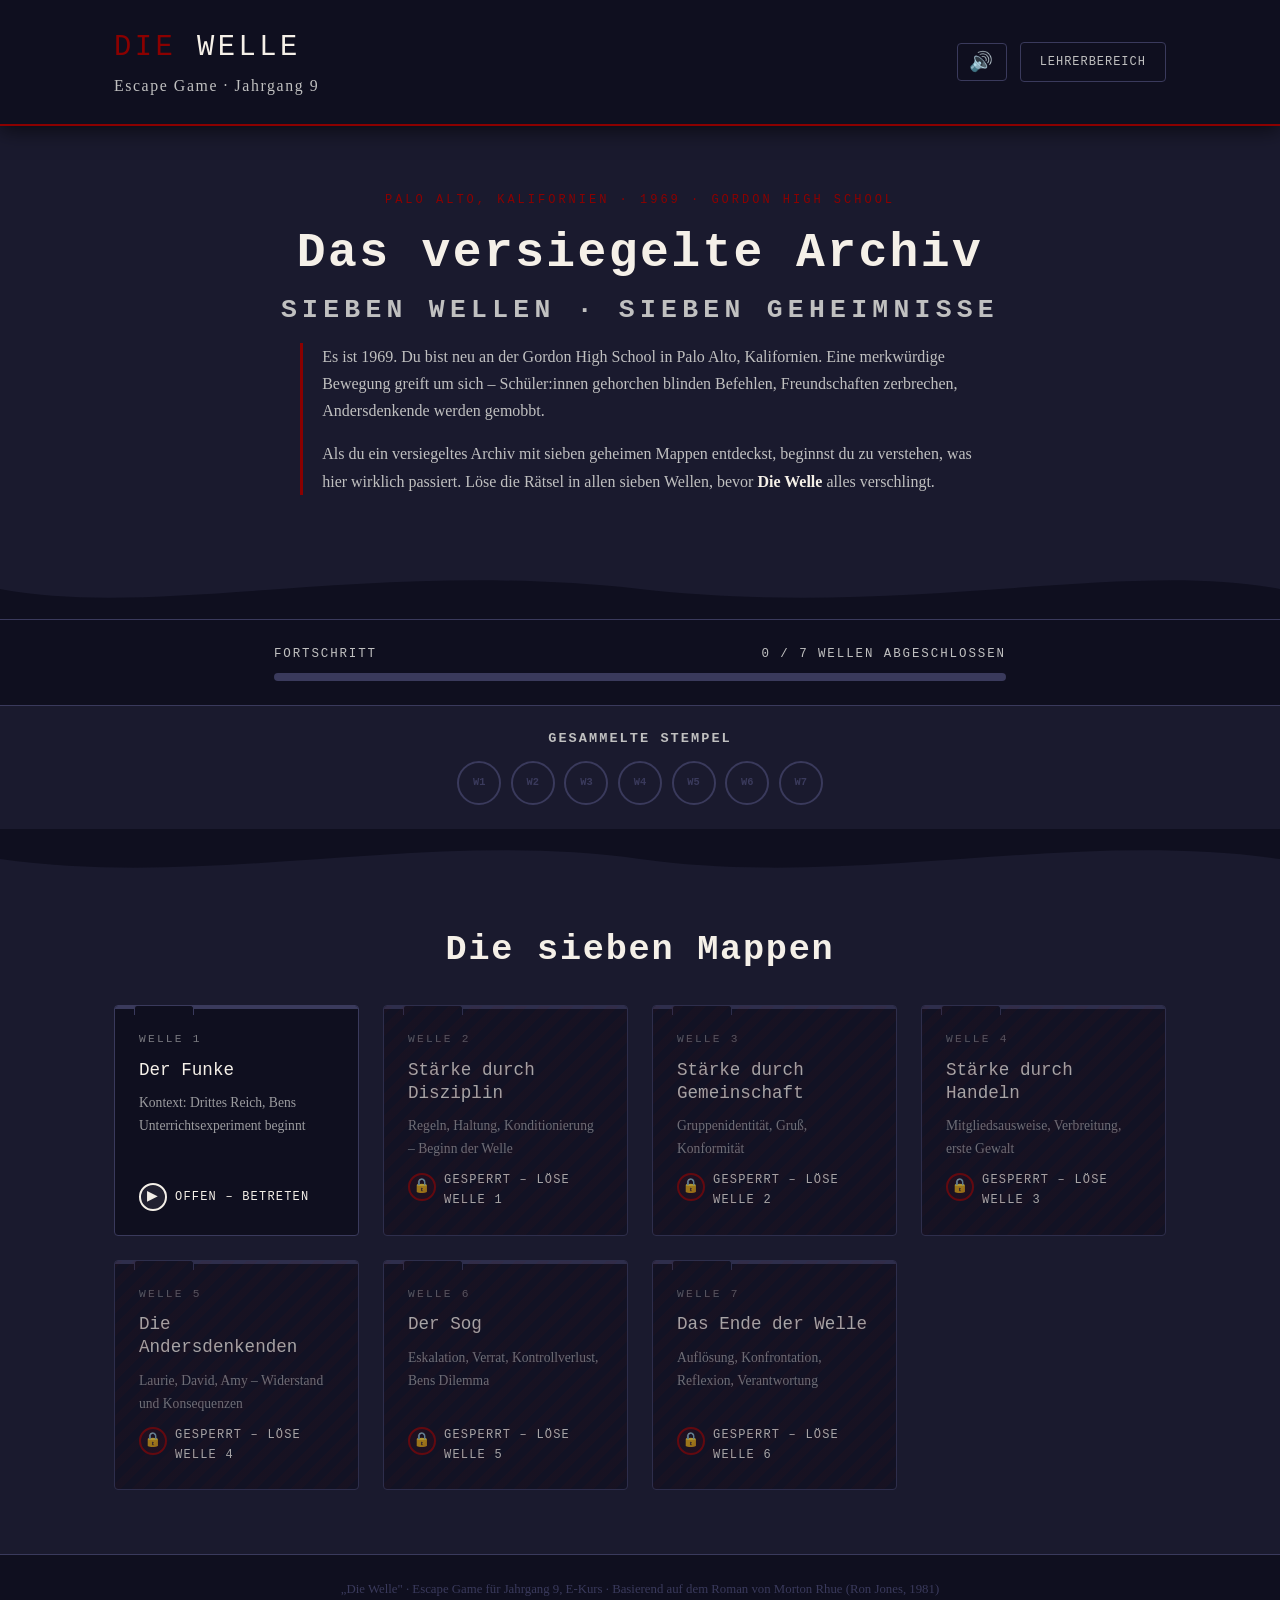
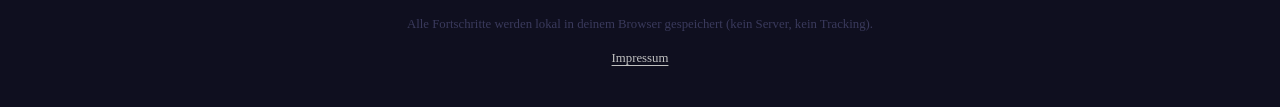
<file: index.html>
<!DOCTYPE html>
<html lang="de">
<head>
  <meta charset="UTF-8">
  <meta name="viewport" content="width=device-width, initial-scale=1.0">
  <title>Die Welle – Escape Game | Jahrgang 9</title>
  <meta name="description" content="Interaktives Escape Game zum Roman ‚Die Welle' von Morton Rhue – für den Deutschunterricht Jahrgang 9, E-Kurs.">
  <link rel="stylesheet" href="css/style.css">
</head>
<body>

<!-- ===== SITE HEADER ===== -->
<header class="site-header" role="banner">
  <div class="container">
    <a href="index.html" class="site-title">
      <span>Die</span> Welle <span class="site-title__sub" style="font-size:0.55em; display:block; letter-spacing:0.1em; color:var(--color-highlight); font-family:Georgia,serif; font-weight:normal; text-transform:none;">Escape Game · Jahrgang 9</span>
    </a>
    <div class="header-controls">
      <button class="btn btn--sound" id="sound-toggle" title="Sound umschalten" aria-label="Sound umschalten">🔊</button>
      <a href="lehrer.html" class="btn btn--ghost" style="font-size:0.75rem;">Lehrerbereich</a>
    </div>
  </div>
</header>

<!-- ===== HERO ===== -->
<main>
<section class="hero">
  <div class="container">
    <p class="hero__eyebrow">Palo Alto, Kalifornien · 1969 · Gordon High School</p>
    <h1 class="hero__title">
      Das versiegelte Archiv
      <span class="subtitle">Sieben Wellen · Sieben Geheimnisse</span>
    </h1>
    <div class="hero__intro">
      <p>Es ist 1969. Du bist neu an der Gordon High School in Palo Alto, Kalifornien. Eine merkwürdige Bewegung greift um sich – Schüler:innen gehorchen blinden Befehlen, Freundschaften zerbrechen, Andersdenkende werden gemobbt.</p>
      <p>Als du ein versiegeltes Archiv mit sieben geheimen Mappen entdeckst, beginnst du zu verstehen, was hier wirklich passiert. Löse die Rätsel in allen sieben Wellen, bevor <strong>Die Welle</strong> alles verschlingt.</p>
    </div>
  </div>
</section>

<!-- Wave SVG divider -->
<div class="wave-divider" aria-hidden="true">
  <svg viewBox="0 0 1200 60" preserveAspectRatio="none" xmlns="http://www.w3.org/2000/svg">
    <path d="M0,30 C150,60 350,0 600,30 C850,60 1050,0 1200,30 L1200,60 L0,60 Z" fill="#0f0f1f"/>
  </svg>
</div>

<!-- ===== PROGRESS ===== -->
<section class="progress-section" aria-label="Fortschritt">
  <div class="container--narrow">
    <div class="progress-label">
      <span style="font-family:var(--font-headline); font-size:0.78rem; text-transform:uppercase; letter-spacing:0.15em; color:var(--color-highlight);">Fortschritt</span>
      <span id="progress-label" style="font-family:var(--font-headline); font-size:0.78rem; color:var(--color-highlight);">0 / 7 Wellen abgeschlossen</span>
    </div>
    <div class="progress-bar-track" role="progressbar" aria-valuemin="0" aria-valuemax="7" aria-valuenow="0" aria-label="Abgeschlossene Wellen">
      <div class="progress-bar-fill" id="progress-fill"></div>
    </div>
  </div>
</section>

<!-- ===== STAMP COLLECTION ===== -->
<section class="stamp-section" aria-label="Stempel-Sammlung">
  <div class="container">
    <h3>Gesammelte Stempel</h3>
    <div class="stamps-row" role="list" aria-label="Abgeschlossene Wellen als Stempel">
      <div class="stamp-item" id="stamp-1" role="listitem" title="Welle 1 – Der Funke">W1</div>
      <div class="stamp-item" id="stamp-2" role="listitem" title="Welle 2 – Stärke durch Disziplin">W2</div>
      <div class="stamp-item" id="stamp-3" role="listitem" title="Welle 3 – Stärke durch Gemeinschaft">W3</div>
      <div class="stamp-item" id="stamp-4" role="listitem" title="Welle 4 – Stärke durch Handeln">W4</div>
      <div class="stamp-item" id="stamp-5" role="listitem" title="Welle 5 – Die Andersdenkenden">W5</div>
      <div class="stamp-item" id="stamp-6" role="listitem" title="Welle 6 – Der Sog">W6</div>
      <div class="stamp-item" id="stamp-7" role="listitem" title="Welle 7 – Das Ende der Welle">W7</div>
    </div>
  </div>
</section>

<!-- Wave SVG divider -->
<div class="wave-divider" aria-hidden="true" style="transform: scaleY(-1); margin-bottom: -1px;">
  <svg viewBox="0 0 1200 60" preserveAspectRatio="none" xmlns="http://www.w3.org/2000/svg">
    <path d="M0,30 C200,0 400,60 600,30 C800,0 1000,60 1200,30 L1200,60 L0,60 Z" fill="#0f0f1f"/>
  </svg>
</div>

<!-- ===== WAVE TILES ===== -->
<section class="waves-section" aria-label="Die sieben Wellen">
  <div class="container">
    <h2>Die sieben Mappen</h2>
    <div class="waves-grid" role="list">

      <!-- WAVE 1 -->
      <a href="wellen/welle1.html" class="wave-tile wave-tile--available" id="wave-tile-1" role="listitem" aria-label="Welle 1 – Der Funke">
        <div class="wave-tile__tab" aria-hidden="true"></div>
        <span class="wave-tile__number">Welle 1</span>
        <span class="wave-tile__title">Der Funke</span>
        <span class="wave-tile__focus">Kontext: Drittes Reich, Bens Unterrichtsexperiment beginnt</span>
        <div class="wave-tile__status">
          <div class="wave-tile__status-icon"><div class="open-icon" aria-hidden="true">▶</div></div>
          <span class="wave-tile__status-text">Offen – betreten</span>
        </div>
      </a>

      <!-- WAVE 2 -->
      <a href="wellen/welle2.html" class="wave-tile wave-tile--locked" id="wave-tile-2" role="listitem" aria-label="Welle 2 – Stärke durch Disziplin">
        <div class="wave-tile__tab" aria-hidden="true"></div>
        <span class="wave-tile__number">Welle 2</span>
        <span class="wave-tile__title">Stärke durch Disziplin</span>
        <span class="wave-tile__focus">Regeln, Haltung, Konditionierung – Beginn der Welle</span>
        <div class="wave-tile__status">
          <div class="wave-tile__status-icon"><div class="seal-icon" aria-hidden="true"></div></div>
          <span class="wave-tile__status-text">Gesperrt – löse Welle 1</span>
        </div>
      </a>

      <!-- WAVE 3 -->
      <a href="wellen/welle3.html" class="wave-tile wave-tile--locked" id="wave-tile-3" role="listitem" aria-label="Welle 3 – Stärke durch Gemeinschaft">
        <div class="wave-tile__tab" aria-hidden="true"></div>
        <span class="wave-tile__number">Welle 3</span>
        <span class="wave-tile__title">Stärke durch Gemeinschaft</span>
        <span class="wave-tile__focus">Gruppenidentität, Gruß, Konformität</span>
        <div class="wave-tile__status">
          <div class="wave-tile__status-icon"><div class="seal-icon" aria-hidden="true"></div></div>
          <span class="wave-tile__status-text">Gesperrt – löse Welle 2</span>
        </div>
      </a>

      <!-- WAVE 4 -->
      <a href="wellen/welle4.html" class="wave-tile wave-tile--locked" id="wave-tile-4" role="listitem" aria-label="Welle 4 – Stärke durch Handeln">
        <div class="wave-tile__tab" aria-hidden="true"></div>
        <span class="wave-tile__number">Welle 4</span>
        <span class="wave-tile__title">Stärke durch Handeln</span>
        <span class="wave-tile__focus">Mitgliedsausweise, Verbreitung, erste Gewalt</span>
        <div class="wave-tile__status">
          <div class="wave-tile__status-icon"><div class="seal-icon" aria-hidden="true"></div></div>
          <span class="wave-tile__status-text">Gesperrt – löse Welle 3</span>
        </div>
      </a>

      <!-- WAVE 5 -->
      <a href="wellen/welle5.html" class="wave-tile wave-tile--locked" id="wave-tile-5" role="listitem" aria-label="Welle 5 – Die Andersdenkenden">
        <div class="wave-tile__tab" aria-hidden="true"></div>
        <span class="wave-tile__number">Welle 5</span>
        <span class="wave-tile__title">Die Andersdenkenden</span>
        <span class="wave-tile__focus">Laurie, David, Amy – Widerstand und Konsequenzen</span>
        <div class="wave-tile__status">
          <div class="wave-tile__status-icon"><div class="seal-icon" aria-hidden="true"></div></div>
          <span class="wave-tile__status-text">Gesperrt – löse Welle 4</span>
        </div>
      </a>

      <!-- WAVE 6 -->
      <a href="wellen/welle6.html" class="wave-tile wave-tile--locked" id="wave-tile-6" role="listitem" aria-label="Welle 6 – Der Sog">
        <div class="wave-tile__tab" aria-hidden="true"></div>
        <span class="wave-tile__number">Welle 6</span>
        <span class="wave-tile__title">Der Sog</span>
        <span class="wave-tile__focus">Eskalation, Verrat, Kontrollverlust, Bens Dilemma</span>
        <div class="wave-tile__status">
          <div class="wave-tile__status-icon"><div class="seal-icon" aria-hidden="true"></div></div>
          <span class="wave-tile__status-text">Gesperrt – löse Welle 5</span>
        </div>
      </a>

      <!-- WAVE 7 -->
      <a href="wellen/welle7.html" class="wave-tile wave-tile--locked" id="wave-tile-7" role="listitem" aria-label="Welle 7 – Das Ende der Welle">
        <div class="wave-tile__tab" aria-hidden="true"></div>
        <span class="wave-tile__number">Welle 7</span>
        <span class="wave-tile__title">Das Ende der Welle</span>
        <span class="wave-tile__focus">Auflösung, Konfrontation, Reflexion, Verantwortung</span>
        <div class="wave-tile__status">
          <div class="wave-tile__status-icon"><div class="seal-icon" aria-hidden="true"></div></div>
          <span class="wave-tile__status-text">Gesperrt – löse Welle 6</span>
        </div>
      </a>

    </div><!-- .waves-grid -->
  </div>
</section>

</main>

<!-- ===== FOOTER ===== -->
<footer class="site-footer" role="contentinfo">
  <div class="container">
    <p>„Die Welle" · Escape Game für Jahrgang 9, E-Kurs · Basierend auf dem Roman von Morton Rhue (Ron Jones, 1981)</p>
    <p style="margin-top:0.3rem;">Alle Fortschritte werden lokal in deinem Browser gespeichert (kein Server, kein Tracking).</p>
    <p style="margin-top:0.5rem;"><a href="impressum.html" style="color: var(--color-highlight);">Impressum</a></p>
  </div>
</footer>

<script src="js/sound.js"></script>
<script src="js/main.js"></script>
</body>
</html>
</file>
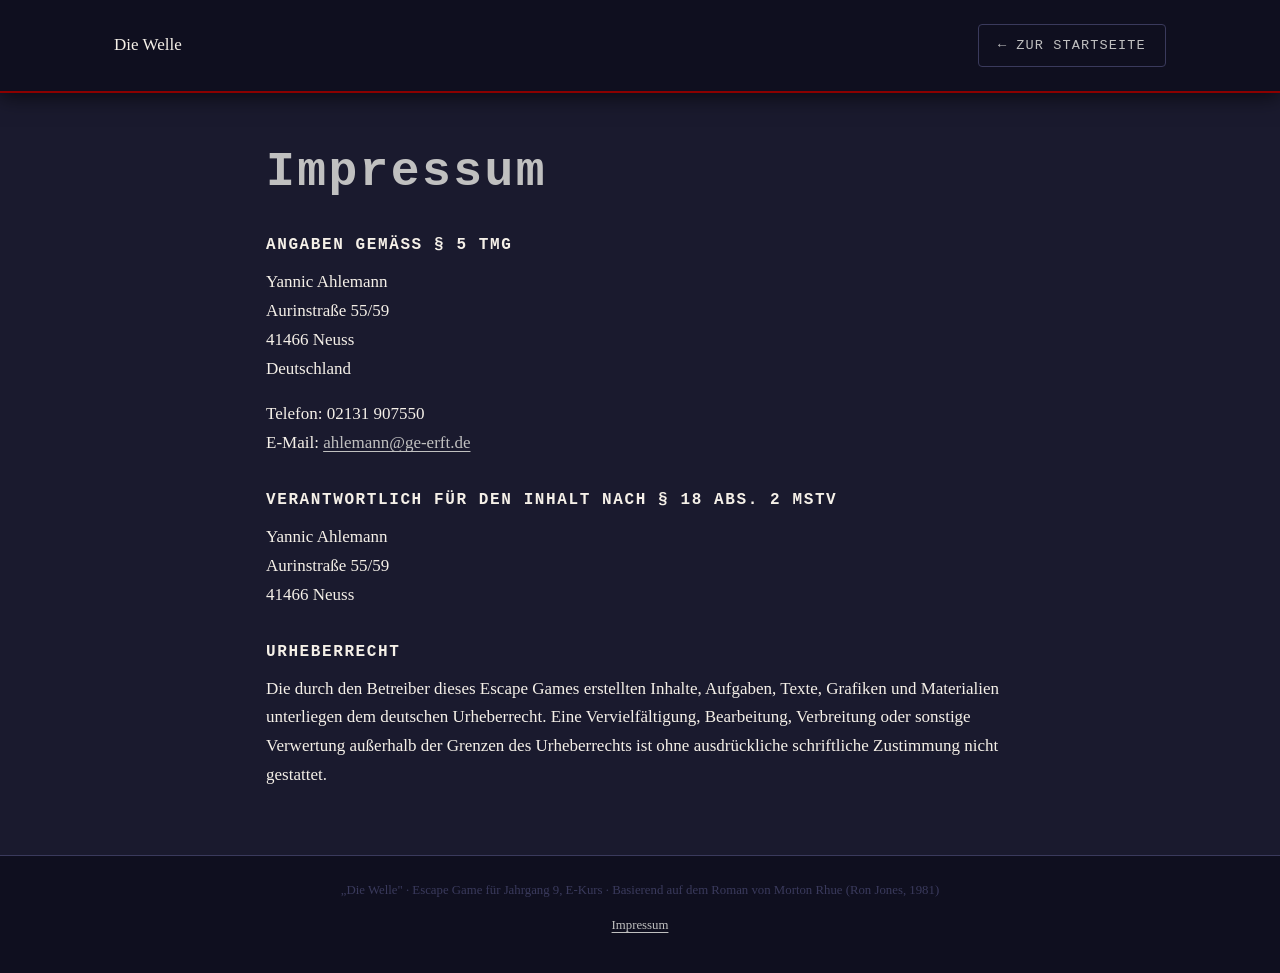
<file: impressum.html>
<!DOCTYPE html>
<html lang="de">
<head>
  <meta charset="UTF-8">
  <meta name="viewport" content="width=device-width, initial-scale=1.0">
  <title>Impressum – Die Welle Escape Game</title>
  <link rel="stylesheet" href="css/style.css">
</head>
<body>

<header class="site-header" role="banner">
  <div class="container header__inner">
    <div class="header__brand">
      <span class="header__title-wave">Die</span>
      <span class="header__title-main">Welle</span>
    </div>
    <nav class="header__nav" aria-label="Hauptnavigation">
      <a href="index.html" class="btn btn--ghost">← Zur Startseite</a>
    </nav>
  </div>
</header>

<main>
  <div class="container--narrow" style="padding: 3rem 1rem;">

    <h1 style="font-family: var(--font-mono); color: var(--color-highlight); margin-bottom: 2rem;">Impressum</h1>

    <section style="margin-bottom: 2rem;">
      <h2 style="font-size: 1rem; text-transform: uppercase; letter-spacing: 0.1em; color: var(--color-text-dim); margin-bottom: 0.75rem;">Angaben gemäß § 5 TMG</h2>
      <p>Yannic Ahlemann<br>
      Aurinstraße 55/59<br>
      41466 Neuss<br>
      Deutschland</p>
      <p style="margin-top: 0.75rem;">
        Telefon: 02131 907550<br>
        E-Mail: <a href="mailto:ahlemann@ge-erft.de" style="color: var(--color-highlight);">ahlemann@ge-erft.de</a>
      </p>
    </section>

    <section style="margin-bottom: 2rem;">
      <h2 style="font-size: 1rem; text-transform: uppercase; letter-spacing: 0.1em; color: var(--color-text-dim); margin-bottom: 0.75rem;">Verantwortlich für den Inhalt nach § 18 Abs. 2 MStV</h2>
      <p>Yannic Ahlemann<br>
      Aurinstraße 55/59<br>
      41466 Neuss</p>
    </section>

    <section>
      <h2 style="font-size: 1rem; text-transform: uppercase; letter-spacing: 0.1em; color: var(--color-text-dim); margin-bottom: 0.75rem;">Urheberrecht</h2>
      <p>Die durch den Betreiber dieses Escape Games erstellten Inhalte, Aufgaben, Texte, Grafiken und Materialien unterliegen dem deutschen Urheberrecht. Eine Vervielfältigung, Bearbeitung, Verbreitung oder sonstige Verwertung außerhalb der Grenzen des Urheberrechts ist ohne ausdrückliche schriftliche Zustimmung nicht gestattet.</p>
    </section>

  </div>
</main>

<footer class="site-footer" role="contentinfo">
  <div class="container">
    <p>„Die Welle" · Escape Game für Jahrgang 9, E-Kurs · Basierend auf dem Roman von Morton Rhue (Ron Jones, 1981)</p>
    <p style="margin-top:0.3rem;">
      <a href="impressum.html" style="color: var(--color-highlight);">Impressum</a>
    </p>
  </div>
</footer>

</body>
</html>
</file>
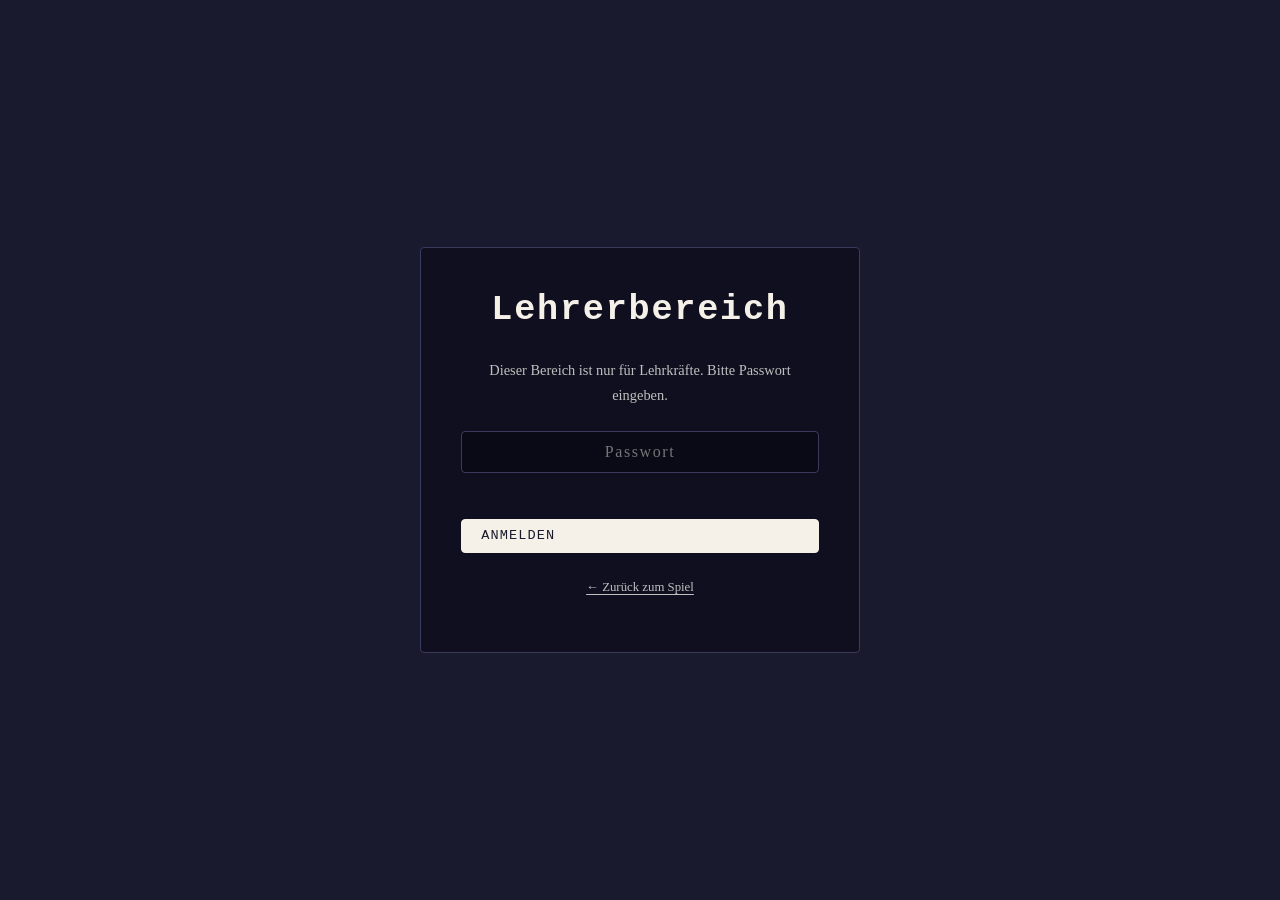
<file: lehrer.html>
<!DOCTYPE html>
<html lang="de">
<head>
  <meta charset="UTF-8">
  <meta name="viewport" content="width=device-width, initial-scale=1.0">
  <title>Lehrerbereich – Die Welle Escape Game</title>
  <link rel="stylesheet" href="css/style.css">
  <style>
    .answer-block { margin-bottom: 0.8rem; }
    .answer-block strong { color: var(--color-accent); display: block; margin-bottom: 0.2rem; font-size: 0.88rem; }
    .answer-block p { color: var(--color-highlight); font-size: 0.88rem; margin: 0; }
    .hint-box { background: rgba(245,240,232,0.03); border-left: 3px solid var(--color-highlight); padding: 0.8rem 1rem; margin: 0.5rem 0; font-size: 0.9rem; color: var(--color-highlight); }
    .wave-answers-section { margin-bottom: 2rem; }

    /* ── Download Card ─────────────────────────────────────── */
    .doc-download-card {
      display: flex;
      align-items: center;
      justify-content: space-between;
      gap: 1.5rem;
      flex-wrap: wrap;
      background: linear-gradient(135deg, rgba(139,0,0,0.18) 0%, rgba(15,15,31,0.9) 100%);
      border: 1px solid var(--color-secondary);
      border-left: 4px solid var(--color-secondary);
      border-radius: 6px;
      padding: 1.5rem 2rem;
      margin: 1.5rem 0;
      box-shadow: 0 4px 24px rgba(139,0,0,0.2);
    }
    .doc-download-card__icon {
      font-size: 2.8rem;
      line-height: 1;
      flex-shrink: 0;
    }
    .doc-download-card__text { flex: 1; min-width: 220px; }
    .doc-download-card__text h3 {
      font-size: 1.15rem;
      color: var(--color-accent);
      margin-bottom: 0.3rem;
      letter-spacing: 0.08em;
    }
    .doc-download-card__text p {
      color: var(--color-highlight);
      font-size: 0.88rem;
      margin: 0 0 0.6rem;
    }
    .doc-download-card__meta {
      display: flex;
      gap: 1rem;
      flex-wrap: wrap;
    }
    .doc-meta-badge {
      font-family: var(--font-mono);
      font-size: 0.75rem;
      background: rgba(245,240,232,0.07);
      border: 1px solid var(--color-border);
      border-radius: 3px;
      padding: 0.2rem 0.5rem;
      color: var(--color-highlight);
      letter-spacing: 0.05em;
    }
    .btn--download {
      display: inline-flex;
      align-items: center;
      gap: 0.5rem;
      background: var(--color-secondary);
      color: var(--color-accent);
      border: none;
      padding: 0.75rem 1.5rem;
      font-family: var(--font-headline);
      font-size: 0.85rem;
      letter-spacing: 0.1em;
      text-transform: uppercase;
      text-decoration: none;
      border-radius: var(--radius);
      cursor: pointer;
      transition: background var(--transition), transform 0.1s;
      white-space: nowrap;
      flex-shrink: 0;
    }
    .btn--download:hover {
      background: #aa0000;
      color: var(--color-accent);
      text-decoration: none;
      transform: translateY(-1px);
    }
    .btn--download svg { flex-shrink: 0; }

    /* ── Web-Dokumentation ────────────────────────────────── */
    .doku-section { margin-bottom: 2.5rem; }
    .doku-section h3 {
      font-size: 1rem;
      color: var(--color-secondary);
      text-transform: uppercase;
      letter-spacing: 0.12em;
      margin: 1.6rem 0 0.5rem;
      padding-bottom: 0.3rem;
      border-bottom: 1px solid rgba(139,0,0,0.3);
    }
    .doku-section p {
      color: var(--color-highlight);
      font-size: 0.88rem;
      margin-bottom: 0.6rem;
    }
    .doku-section ul {
      list-style: none;
      padding: 0;
      margin: 0 0 0.8rem;
    }
    .doku-section ul li {
      color: var(--color-highlight);
      font-size: 0.88rem;
      padding: 0.25rem 0 0.25rem 1.2rem;
      position: relative;
    }
    .doku-section ul li::before {
      content: '›';
      position: absolute;
      left: 0;
      color: var(--color-secondary);
      font-weight: bold;
    }
    .doku-lernziele {
      display: flex;
      flex-direction: column;
      gap: 0.4rem;
      margin: 0.5rem 0 0.8rem;
    }
    .doku-lz {
      display: flex;
      align-items: flex-start;
      gap: 0.5rem;
      font-size: 0.87rem;
      color: var(--color-highlight);
    }
    .doku-lz::before {
      content: '◆';
      color: var(--color-secondary);
      font-size: 0.6rem;
      margin-top: 0.35em;
      flex-shrink: 0;
    }
    .doku-aufgabe {
      background: rgba(255,255,255,0.03);
      border: 1px solid var(--color-border);
      border-radius: 4px;
      padding: 0.7rem 1rem;
      margin-bottom: 0.5rem;
    }
    .doku-aufgabe__title {
      font-family: var(--font-mono);
      font-size: 0.8rem;
      color: var(--color-accent);
      text-transform: uppercase;
      letter-spacing: 0.06em;
      margin-bottom: 0.35rem;
    }
    .doku-aufgabe__loesung {
      font-size: 0.85rem;
      color: var(--color-highlight);
      padding-left: 0.8rem;
      border-left: 2px solid var(--color-success);
    }
    .doku-aufgabe__tipp {
      font-size: 0.82rem;
      color: #cc9944;
      padding-left: 0.8rem;
      border-left: 2px solid #cc9944;
      margin-top: 0.4rem;
    }
    .doku-codewort {
      display: inline-flex;
      align-items: center;
      gap: 0.8rem;
      background: rgba(139,0,0,0.15);
      border: 1px solid rgba(139,0,0,0.5);
      border-radius: 4px;
      padding: 0.6rem 1rem;
      margin: 0.5rem 0 0.8rem;
    }
    .doku-codewort__word {
      font-family: var(--font-mono);
      font-size: 1.1rem;
      font-weight: bold;
      color: var(--color-secondary);
      letter-spacing: 0.15em;
    }
    .doku-codewort__explain {
      font-size: 0.83rem;
      color: var(--color-highlight);
    }
    .doku-info-box {
      background: rgba(245,240,232,0.04);
      border-left: 3px solid var(--color-success);
      border-radius: 0 4px 4px 0;
      padding: 0.8rem 1rem;
      margin: 0.5rem 0;
      font-size: 0.87rem;
      color: var(--color-highlight);
    }
    .doku-info-box.warning { border-left-color: var(--color-error); }
    .doku-info-box strong { color: var(--color-accent); }
    .doku-reflexion {
      background: rgba(245,240,232,0.03);
      border: 1px dashed rgba(192,192,192,0.3);
      border-radius: 4px;
      padding: 0.7rem 1rem;
      margin-top: 0.6rem;
      font-size: 0.85rem;
      font-style: italic;
      color: var(--color-highlight);
    }
    .doku-reflexion::before {
      content: 'Reflexionsfrage: ';
      font-style: normal;
      font-weight: bold;
      color: var(--color-accent);
    }
    .doku-time-table {
      width: 100%;
      border-collapse: collapse;
      font-size: 0.85rem;
      margin: 0.5rem 0 1rem;
    }
    .doku-time-table th {
      background: rgba(139,0,0,0.25);
      color: var(--color-accent);
      padding: 0.5rem 0.8rem;
      text-align: left;
      font-family: var(--font-mono);
      font-size: 0.78rem;
      letter-spacing: 0.05em;
      text-transform: uppercase;
    }
    .doku-time-table td {
      padding: 0.45rem 0.8rem;
      border-bottom: 1px solid rgba(58,58,92,0.5);
      color: var(--color-highlight);
      vertical-align: top;
    }
    .doku-time-table tr:hover td { background: rgba(255,255,255,0.03); }
    .doku-code-table {
      width: 100%;
      border-collapse: collapse;
      font-size: 0.85rem;
      margin: 0.5rem 0 1rem;
    }
    .doku-code-table th {
      background: rgba(139,0,0,0.3);
      color: var(--color-accent);
      padding: 0.5rem 0.8rem;
      text-align: left;
      font-family: var(--font-mono);
      font-size: 0.78rem;
      letter-spacing: 0.05em;
      text-transform: uppercase;
    }
    .doku-code-table td {
      padding: 0.45rem 0.8rem;
      border-bottom: 1px solid rgba(58,58,92,0.5);
      color: var(--color-highlight);
    }
    .doku-code-table td:nth-child(3) {
      font-family: var(--font-mono);
      font-weight: bold;
      color: var(--color-secondary);
      letter-spacing: 0.1em;
    }
    .doku-code-table tr:nth-child(even) td { background: rgba(255,255,255,0.02); }

    /* Tab-Navigation für Dokumentation */
    .doku-tabs {
      display: flex;
      gap: 0.3rem;
      flex-wrap: wrap;
      margin-bottom: 1.5rem;
      border-bottom: 2px solid var(--color-border);
      padding-bottom: 0;
    }
    .doku-tab {
      background: transparent;
      border: 1px solid var(--color-border);
      border-bottom: none;
      color: var(--color-highlight);
      font-family: var(--font-mono);
      font-size: 0.78rem;
      letter-spacing: 0.06em;
      text-transform: uppercase;
      padding: 0.45rem 0.9rem;
      cursor: pointer;
      border-radius: 4px 4px 0 0;
      transition: background var(--transition), color var(--transition);
      position: relative;
      bottom: -2px;
    }
    .doku-tab:hover { background: rgba(255,255,255,0.05); color: var(--color-accent); }
    .doku-tab.active {
      background: var(--color-panel);
      color: var(--color-accent);
      border-color: var(--color-secondary);
      border-bottom-color: var(--color-panel);
    }
    .doku-panel { display: none; }
    .doku-panel.active { display: block; }
  </style>
</head>
<body>

<!-- Password Overlay -->
<div class="pw-overlay" id="pw-overlay" role="dialog" aria-modal="true" aria-label="Passwortschutz Lehrerbereich">
  <div class="teacher-login">
    <h2>Lehrerbereich</h2>
    <p style="color:var(--color-highlight); margin-bottom:1.5rem; font-size:0.9rem;">Dieser Bereich ist nur für Lehrkräfte. Bitte Passwort eingeben.</p>
    <input type="password" class="teacher-input" id="pw-input" placeholder="Passwort" autocomplete="current-password" aria-label="Passwort eingeben">
    <div id="pw-error" style="color:var(--color-error); font-size:0.85rem; margin-bottom:0.8rem; min-height:1.2em;"></div>
    <button class="btn btn--primary" id="pw-submit" style="width:100%;">Anmelden</button>
    <p style="margin-top:1.5rem; font-size:0.8rem;"><a href="index.html">← Zurück zum Spiel</a></p>
  </div>
</div>

<!-- ===== SITE HEADER ===== -->
<header class="site-header" role="banner">
  <div class="container">
    <a href="index.html" class="site-title">
      <span>Die</span> Welle
      <span class="site-title__sub" style="font-size:0.55em; display:block; letter-spacing:0.1em; color:var(--color-highlight); font-family:Georgia,serif; font-weight:normal; text-transform:none;">Lehrerbereich</span>
    </a>
    <div class="header-controls">
      <button class="btn btn--sound" id="sound-toggle" title="Sound umschalten" aria-label="Sound umschalten">🔊</button>
      <a href="index.html" class="btn btn--ghost" style="font-size:0.75rem;">← Zum Spiel</a>
    </div>
  </div>
</header>

<main class="teacher-area" id="teacher-content" style="display:none;">
<div class="container">

  <div style="padding: 2rem 0 1rem;">
    <h1>Lehrerbereich – Übersicht</h1>
    <p style="color:var(--color-highlight); max-width:680px;">Hier findest du alle Codewörter, korrekten Antworten und didaktischen Hinweise für das Escape Game „Die Welle". Du kannst außerdem den Fortschritt aller Schüler:innen zurücksetzen und die vollständige Dokumentation als Word-Dokument herunterladen.</p>
  </div>

  <!-- ===== DOWNLOAD CARD ===== -->
  <div class="doc-download-card" role="region" aria-label="Dokumentation herunterladen">
    <div class="doc-download-card__icon" aria-hidden="true">📄</div>
    <div class="doc-download-card__text">
      <h3>Didaktische Dokumentation</h3>
      <p>Vollständiges Lehrerhandbuch mit allen Lernzielen, Musterlösungen, Zeitplanung, Differenzierungshinweisen und Datenschutzinformationen.</p>
      <div class="doc-download-card__meta">
        <span class="doc-meta-badge">Word .docx</span>
        <span class="doc-meta-badge">ca. 20 Seiten</span>
        <span class="doc-meta-badge">Jahrgang 9, E-Kurs</span>
        <span class="doc-meta-badge">Stand: März 2026</span>
      </div>
    </div>
    <a href="assets/docs/DiWelle_Lehrerhandbuch.docx" download="DiWelle_Lehrerhandbuch.docx" class="btn--download" aria-label="Lehrerhandbuch als Word-Dokument herunterladen">
      <svg width="16" height="16" viewBox="0 0 24 24" fill="none" stroke="currentColor" stroke-width="2.5" stroke-linecap="round" stroke-linejoin="round" aria-hidden="true"><path d="M21 15v4a2 2 0 0 1-2 2H5a2 2 0 0 1-2-2v-4"/><polyline points="7 10 12 15 17 10"/><line x1="12" y1="15" x2="12" y2="3"/></svg>
      Handbuch herunterladen
    </a>
  </div>

  <!-- ===== SCHNELL-NAVIGATION ===== -->
  <nav style="margin: 0.5rem 0 1rem; display:flex; gap:0.5rem; flex-wrap:wrap;" aria-label="Abschnitte">
    <a href="#codewörter-h2"    style="font-family:var(--font-mono);font-size:0.75rem;letter-spacing:0.06em;text-transform:uppercase;color:var(--color-highlight);text-decoration:none;padding:0.3rem 0.7rem;border:1px solid var(--color-border);border-radius:3px;" >Codewörter</a>
    <a href="#antworten-h2"     style="font-family:var(--font-mono);font-size:0.75rem;letter-spacing:0.06em;text-transform:uppercase;color:var(--color-highlight);text-decoration:none;padding:0.3rem 0.7rem;border:1px solid var(--color-border);border-radius:3px;" >Lösungen</a>
    <a href="#didaktik-h2"      style="font-family:var(--font-mono);font-size:0.75rem;letter-spacing:0.06em;text-transform:uppercase;color:var(--color-highlight);text-decoration:none;padding:0.3rem 0.7rem;border:1px solid var(--color-border);border-radius:3px;" >Didaktik</a>
    <a href="#doku-h2"          style="font-family:var(--font-mono);font-size:0.75rem;letter-spacing:0.06em;text-transform:uppercase;color:var(--color-highlight);text-decoration:none;padding:0.3rem 0.7rem;border:1px solid var(--color-border);border-radius:3px;background:rgba(139,0,0,0.15);border-color:rgba(139,0,0,0.5);">Vollständige Doku</a>
    <a href="#reset-h2"         style="font-family:var(--font-mono);font-size:0.75rem;letter-spacing:0.06em;text-transform:uppercase;color:var(--color-highlight);text-decoration:none;padding:0.3rem 0.7rem;border:1px solid var(--color-border);border-radius:3px;" >Reset</a>
  </nav>

  <hr class="divider">

  <!-- ===== CODEWÖRTER ===== -->
  <section class="teacher-section" aria-labelledby="codewörter-h2">
    <h2 id="codewörter-h2">Codewörter aller Wellen</h2>
    <table class="teacher-table" aria-label="Codewörter der sieben Wellen">
      <thead>
        <tr>
          <th scope="col">Welle</th>
          <th scope="col">Titel</th>
          <th scope="col">Codewort</th>
          <th scope="col">Erläuterung</th>
        </tr>
      </thead>
      <tbody>
        <tr>
          <td>1</td>
          <td>Der Funke</td>
          <td><span class="code-badge">GEHORSAM</span></td>
          <td>Das zentrale Thema der ersten Welle: blinder Gehorsam gegenüber Autoritäten ist die Voraussetzung für das Experiment und spiegelt die historische Frage nach Mitläufertum wider.</td>
        </tr>
        <tr>
          <td>2</td>
          <td>Stärke durch Disziplin</td>
          <td><span class="code-badge">DISZIPLIN</span></td>
          <td>Das erste Motto der Welle lautet „Stärke durch Disziplin" – das Codewort ist direkt im Motto enthalten und leicht aus dem Text zu erschließen.</td>
        </tr>
        <tr>
          <td>3</td>
          <td>Stärke durch Gemeinschaft</td>
          <td><span class="code-badge">EINHEIT</span></td>
          <td>Das zweite Motto „Stärke durch Gemeinschaft" enthält den Kernbegriff EINHEIT – gemeinsam stärker sein als Einzelne, die Basis von Gruppendenken.</td>
        </tr>
        <tr>
          <td>4</td>
          <td>Stärke durch Handeln</td>
          <td><span class="code-badge">AKTION</span></td>
          <td>Das dritte Motto „Stärke durch Handeln" – AKTION beschreibt das aktive Tun der Wellenmitglieder: Denunziation, Überwachung, erste Gewalt.</td>
        </tr>
        <tr>
          <td>5</td>
          <td>Die Andersdenkenden</td>
          <td><span class="code-badge">WIDERSTAND</span></td>
          <td>Lauries und Davids Gegenbewegung zur Welle: WIDERSTAND als Gegenteil von blindem Gehorsam – Mut zur eigenen Meinung.</td>
        </tr>
        <tr>
          <td>6</td>
          <td>Der Sog</td>
          <td><span class="code-badge">KONTROLLE</span></td>
          <td>Ben Ross verliert die Kontrolle über sein Experiment – KONTROLLE ist das, was er verloren hat und verzweifelt zurückzugewinnen versucht.</td>
        </tr>
        <tr>
          <td>7</td>
          <td>Das Ende der Welle</td>
          <td><span class="code-badge">FREIHEIT</span></td>
          <td>FREIHEIT als das, was die Wellenmitglieder durch die Auflösung zurückgewinnen – Gegenbegriff zu Konformität und blindem Gehorsam.</td>
        </tr>
      </tbody>
    </table>
  </section>

  <hr class="divider">

  <!-- ===== ANTWORTEN ===== -->
  <section class="teacher-section" aria-labelledby="antworten-h2">
    <h2 id="antworten-h2">Korrekte Antworten pro Welle</h2>

    <!-- Welle 1 -->
    <div class="collapsible wave-answers-section">
      <button class="collapsible__trigger" aria-expanded="false">
        Welle 1 – Der Funke
        <span class="collapsible__arrow" aria-hidden="true">▼</span>
      </button>
      <div class="collapsible__body">
        <div class="answer-block">
          <strong>Aufgabe 1 (Multiple Choice):</strong>
          <p>Korrekt: <em>b) Sie glauben, sie wären in so einer Situation anders</em> – Die Schüler:innen können sich nicht vorstellen, selbst Mitläufer zu sein.</p>
        </div>
        <div class="answer-block">
          <strong>Aufgabe 2 (Richtig/Falsch):</strong>
          <p>Richtig: Ben zeigt Dokumentarfilm ✓ | Falsch: Alle sofort begeistert ✗ | Richtig: Laurie skeptisch ✓ | Falsch: Ben plant von langer Hand ✗</p>
        </div>
        <div class="answer-block">
          <strong>Aufgabe 3 (Zuordnung):</strong>
          <p>Ben Ross → Geschichtslehrer | Laurie → Schülerin und Kritikerin | Robert → Außenseiter der Klasse | David → Lauries Freund</p>
        </div>
        <div class="answer-block">
          <strong>Aufgabe 4 (Sortierung):</strong>
          <p>1) Dokumentarfilm → 2) Schüler fragen warum Deutsche mitgemacht haben → 3) Ben entscheidet sich für Experiment → 4) Ben formuliert erste Regeln</p>
        </div>
        <div class="answer-block">
          <strong>Aufgabe 5 (Mehrfachauswahl):</strong>
          <p>Korrekt ankreuzen: Klare Sitzordnung ✓ | Direkte Antworten ✓ | Schweigen wenn nicht drangerufen ✓ | Aufstehen zum Sprechen ✓<br>NICHT korrekt: Geheimes Erkennungszeichen ✗ | Mitgliedsausweise ✗</p>
        </div>
        <div class="answer-block">
          <strong>Code-Rätsel:</strong>
          <p>GEHORSAM – das Verhalten, Anweisungen ohne Hinterfragen zu folgen.</p>
        </div>
      </div>
    </div>

    <!-- Welle 2 -->
    <div class="collapsible wave-answers-section">
      <button class="collapsible__trigger" aria-expanded="false">
        Welle 2 – Stärke durch Disziplin
        <span class="collapsible__arrow" aria-hidden="true">▼</span>
      </button>
      <div class="collapsible__body">
        <div class="answer-block">
          <strong>Aufgabe 1 (Multiple Choice):</strong>
          <p>Korrekt: <em>b) Stärke durch Disziplin</em></p>
        </div>
        <div class="answer-block">
          <strong>Aufgabe 2 (Richtig/Falsch):</strong>
          <p>Falsch: Robert war beliebt ✗ | Richtig: Aufrechte Haltung ist Regel ✓ | Richtig: Ben zweifelt ✓ | Richtig: Schüler marschieren ✓</p>
        </div>
        <div class="answer-block">
          <strong>Aufgabe 3 (Zuordnung):</strong>
          <p>Motto → Stärke durch Disziplin | Erkennungsmerkmal → Aufrechte Körperhaltung | Veränderter Schüler → Robert Billings | Lauries Reaktion → Skepsis und Unwohlsein</p>
        </div>
        <div class="answer-block">
          <strong>Aufgabe 4 (Sortierung):</strong>
          <p>1) Aufrechte Sitzhaltung → 2) Schüler lernen erstes Motto → 3) Robert wird begeistertes Mitglied → 4) Kollektives Sprechen üben</p>
        </div>
        <div class="answer-block">
          <strong>Aufgabe 5 (Mehrfachauswahl):</strong>
          <p>Korrekt: Zugehörigkeitsgefühl ✓ | Regeln gelten für alle gleich ✓ | Anerkennung durch Anpassung ✓ | NICHT: Er ist besonders intelligent ✗ | Manipuliert andere ✗</p>
        </div>
        <div class="answer-block">
          <strong>Code-Rätsel:</strong>
          <p>DISZIPLIN – direkt aus dem Motto „Stärke durch Disziplin" ableitbar.</p>
        </div>
      </div>
    </div>

    <!-- Welle 3 -->
    <div class="collapsible wave-answers-section">
      <button class="collapsible__trigger" aria-expanded="false">
        Welle 3 – Stärke durch Gemeinschaft
        <span class="collapsible__arrow" aria-hidden="true">▼</span>
      </button>
      <div class="collapsible__body">
        <div class="answer-block">
          <strong>Aufgabe 1:</strong><p>Korrekt: <em>Stärke durch Gemeinschaft</em></p>
        </div>
        <div class="answer-block">
          <strong>Aufgabe 2:</strong><p>Richtig: Amy begeistert ✓ | Falsch: Faust-Gruß ✗ (geschwungene Handbewegung) | Richtig: Ausgrenzung ✓ | Falsch: Laurie freut sich ✗</p>
        </div>
        <div class="answer-block">
          <strong>Aufgabe 3:</strong>
          <p>Zweites Motto → Stärke durch Gemeinschaft | Erkennungszeichen → Wellengruß | Begeisterte Freundin → Amy Smith | Konsequenz für Außenstehende → Ausgrenzung</p>
        </div>
        <div class="answer-block">
          <strong>Aufgabe 4:</strong>
          <p>1) Zweites Motto → 2) Wellengruß → 3) Ausbreitung auf andere Klassen → 4) Erste Konflikte</p>
        </div>
        <div class="answer-block">
          <strong>Aufgabe 5:</strong>
          <p>Korrekt: Erkennungszeichen stärken Wir-Gefühl ✓ | Symbole setzen Grenzen ✓ | Rituale erzeugen Zugehörigkeit ✓ | NICHT: Grüße sind harmlos ✗ | Symbole bedeutungslos ✗</p>
        </div>
        <div class="answer-block">
          <strong>Code-Rätsel:</strong><p>EINHEIT – der Kernbegriff des Gemeinschaftsgefühls.</p>
        </div>
      </div>
    </div>

    <!-- Welle 4 -->
    <div class="collapsible wave-answers-section">
      <button class="collapsible__trigger" aria-expanded="false">
        Welle 4 – Stärke durch Handeln
        <span class="collapsible__arrow" aria-hidden="true">▼</span>
      </button>
      <div class="collapsible__body">
        <div class="answer-block">
          <strong>Aufgabe 1:</strong><p>Korrekt: <em>Sie unterscheiden Mitglieder von Nicht-Mitgliedern und verleihen Status</em></p>
        </div>
        <div class="answer-block">
          <strong>Aufgabe 2:</strong><p>Richtig: Brian meldet Mitschüler ✓ | Richtig: Schulzeitung druckt kritische Artikel ✓ | Richtig: Körperliche Übergriffe ✓ | Richtig: Ben verbietet Gewalt ✓ (aber zu spät)</p>
        </div>
        <div class="answer-block">
          <strong>Aufgabe 3:</strong>
          <p>Brian Ammon → Denunziant | Mitgliedsausweise → Kontrollinstrument | Laurie → Kritikerin in Schulzeitung | Erste Gewalt → Zeichen des Kontrollverlusts</p>
        </div>
        <div class="answer-block">
          <strong>Aufgabe 4:</strong>
          <p>1) Mitgliedsausweise → 2) Brian meldet Mitschüler → 3) Laurie schreibt Artikel → 4) Körperliche Auseinandersetzungen</p>
        </div>
        <div class="answer-block">
          <strong>Aufgabe 5 (NS-Parallelen):</strong>
          <p>Korrekt: Denunziation ✓ | Abzeichen zur Kennzeichnung ✓ | Unterdrückung freier Meinungsäußerung ✓</p>
        </div>
        <div class="answer-block">
          <strong>Code-Rätsel:</strong><p>AKTION – aktives Handeln, Motto „Stärke durch Handeln".</p>
        </div>
      </div>
    </div>

    <!-- Welle 5 -->
    <div class="collapsible wave-answers-section">
      <button class="collapsible__trigger" aria-expanded="false">
        Welle 5 – Die Andersdenkenden
        <span class="collapsible__arrow" aria-hidden="true">▼</span>
      </button>
      <div class="collapsible__body">
        <div class="answer-block">
          <strong>Aufgabe 1:</strong><p>Korrekt: <em>David will, dass Laurie aufhört, die Welle zu kritisieren; Laurie sieht die Gefahr, David glaubt noch an die Welle</em></p>
        </div>
        <div class="answer-block">
          <strong>Aufgabe 2:</strong><p>Richtig: Eltern unterstützen ✓ | Richtig: David schubst ✓ | Richtig: David bereut ✓ | Falsch: Laurie gibt auf ✗</p>
        </div>
        <div class="answer-block">
          <strong>Aufgabe 3:</strong>
          <p>Laurie → Hauptkritikerin | Eltern → Besorgte Unterstützer | David → Zerrissen zwischen Welle und Laurie | Ehemalige Mitglieder → Beginnen zu zweifeln</p>
        </div>
        <div class="answer-block">
          <strong>Aufgabe 4:</strong>
          <p>1) Streit Laurie/David → 2) David schubst → 3) David bereut → 4) Gemeinsam beschließen sie, die Welle zu stoppen</p>
        </div>
        <div class="answer-block">
          <strong>Aufgabe 5:</strong>
          <p>Korrekt: Welle veränderte seinen Charakter ✓ | Gruppendenken zerstört Freundschaften ✓ | Manipulation führt zu Gewalt ✓</p>
        </div>
        <div class="answer-block">
          <strong>Code-Rätsel:</strong><p>WIDERSTAND – was Laurie und David üben, Gegenteil von Gehorsam.</p>
        </div>
      </div>
    </div>

    <!-- Welle 6 -->
    <div class="collapsible wave-answers-section">
      <button class="collapsible__trigger" aria-expanded="false">
        Welle 6 – Der Sog
        <span class="collapsible__arrow" aria-hidden="true">▼</span>
      </button>
      <div class="collapsible__body">
        <div class="answer-block">
          <strong>Aufgabe 1:</strong><p>Korrekt: <em>Als er merkt, dass die Welle ein eigenständiges Leben entwickelt hat, das er nicht mehr steuern kann</em></p>
        </div>
        <div class="answer-block">
          <strong>Aufgabe 2:</strong><p>Richtig: Robert als Leibwächter ✓ | Falsch: Schulleiter lobt ✗ | Richtig: Ben beschließt Ende ✓ | Falsch: Schüler wissen vom Ende ✗</p>
        </div>
        <div class="answer-block">
          <strong>Aufgabe 3:</strong>
          <p>Schulleiter → Konfrontiert Ross | Robert → Leibwächter | Ben → Plant Auflösung | Die Welle → Hat sich verselbständigt</p>
        </div>
        <div class="answer-block">
          <strong>Aufgabe 4:</strong>
          <p>1) Unkontrollierte Ausbreitung → 2) Robert wird Leibwächter → 3) Schulleiter stellt Ross zur Rede → 4) Ben beschließt Beendigung</p>
        </div>
        <div class="answer-block">
          <strong>Aufgabe 5:</strong>
          <p>Korrekt: Experiment zu lange laufen lassen ✓ | Warnsignale ignoriert ✓ | Eigendynamik unterschätzt ✓</p>
        </div>
        <div class="answer-block">
          <strong>Code-Rätsel:</strong><p>KONTROLLE – das, was Ben verloren hat und zurückgewinnen will.</p>
        </div>
      </div>
    </div>

    <!-- Welle 7 -->
    <div class="collapsible wave-answers-section">
      <button class="collapsible__trigger" aria-expanded="false">
        Welle 7 – Das Ende der Welle
        <span class="collapsible__arrow" aria-hidden="true">▼</span>
      </button>
      <div class="collapsible__body">
        <div class="answer-block">
          <strong>Aufgabe 1:</strong><p>Korrekt: <em>Filmaufnahmen von Hitlers Nürnberger Parteitagen</em></p>
        </div>
        <div class="answer-block">
          <strong>Aufgabe 2:</strong><p>Falsch: Nationaler Führer geplant ✗ | Richtig: Schüler erschüttert ✓ | Richtig: Robert weint ✓ | Richtig: Laurie und David finden zusammen ✓</p>
        </div>
        <div class="answer-block">
          <strong>Aufgabe 3:</strong>
          <p>Filmaufnahmen → Hitler-Reden als Spiegel | Roberts Reaktion → Weinen und Scham | Bens Absicht → Parallele zur NS-Zeit zeigen | Schülerreaktion → Erschütterung und Reflexion</p>
        </div>
        <div class="answer-block">
          <strong>Aufgabe 4:</strong>
          <p>1) Versammlung in Aula → 2) Erwartung nationaler Führer → 3) NS-Propaganda-Aufnahmen → 4) Offizielle Auflösung</p>
        </div>
        <div class="answer-block">
          <strong>Aufgabe 5:</strong>
          <p>Korrekt: Jede:r kann Teil manipulativer Bewegung werden ✓ | Gruppenidentität verdrängt Individualität ✓ | Aufklärung und kritisches Denken sind Schutz ✓</p>
        </div>
        <div class="answer-block">
          <strong>Code-Rätsel:</strong><p>FREIHEIT – was die Mitglieder durch Auflösung zurückbekommen.</p>
        </div>
      </div>
    </div>

  </section>

  <hr class="divider">

  <!-- ===== DIDAKTISCHE HINWEISE ===== -->
  <section class="teacher-section" aria-labelledby="didaktik-h2">
    <h2 id="didaktik-h2">Didaktische Hinweise</h2>

    <div class="collapsible">
      <button class="collapsible__trigger" aria-expanded="false">
        Welle 1 – Einstieg und Kontextualisierung
        <span class="collapsible__arrow" aria-hidden="true">▼</span>
      </button>
      <div class="collapsible__body">
        <div class="hint-box">
          <p><strong>Lernziel:</strong> Schüler:innen verstehen, warum gewöhnliche Menschen in autoritären Systemen mitmachen – und erkennen, dass auch sie selbst nicht immun sind.</p>
          <p><strong>Einstiegsgespräch:</strong> Vor dem Spielen die Frage diskutieren: „Hättest du in Bens Klasse mitgemacht?" – Diese Frage am Ende der Einheit wieder aufgreifen.</p>
          <p><strong>Differenzierung:</strong> Aufgabe 1 ist für alle zugänglich. Aufgabe 5 eignet sich als Diskussionsgrundlage im Plenum.</p>
        </div>
      </div>
    </div>

    <div class="collapsible">
      <button class="collapsible__trigger" aria-expanded="false">
        Welle 2 – Konditionierung und erste Erfolge
        <span class="collapsible__arrow" aria-hidden="true">▼</span>
      </button>
      <div class="collapsible__body">
        <div class="hint-box">
          <p><strong>Lernziel:</strong> Mechansimen der Konditionierung durch Wiederholung und Körperhaltung verstehen; Roberts Wandlung als Fallbeispiel für soziale Inklusion durch Konformität.</p>
          <p><strong>Diskussion:</strong> Warum fühlt sich Robert besser, obwohl er nur Befehle befolgt? → Zugehörigkeit und Anerkennung als menschliche Grundbedürfnisse.</p>
          <p><strong>Anschluss:</strong> Behaviorismus (Pavlov, Skinner) als kurzen wissenschaftlichen Exkurs einbauen.</p>
        </div>
      </div>
    </div>

    <div class="collapsible">
      <button class="collapsible__trigger" aria-expanded="false">
        Welle 3 – Gruppenidentität und Symbolik
        <span class="collapsible__arrow" aria-hidden="true">▼</span>
      </button>
      <div class="collapsible__body">
        <div class="hint-box">
          <p><strong>Lernziel:</strong> Funktionen von Gruppenritualen und Symbolen analysieren; Ausgrenzungsmechanismen erkennen.</p>
          <p><strong>Vertiefung:</strong> Vergleich mit anderen Gruppen (Sportvereine, soziale Medien, politische Bewegungen) – wann sind Zugehörigkeitssymbole harmlos, wann gefährlich?</p>
          <p><strong>Schlüsselstelle:</strong> Amys Begeisterung vs. Lauries Skepsis als Figuren-Kontrast nutzen.</p>
        </div>
      </div>
    </div>

    <div class="collapsible">
      <button class="collapsible__trigger" aria-expanded="false">
        Welle 4 – Denunziation und Parallelen zur NS-Zeit
        <span class="collapsible__arrow" aria-hidden="true">▼</span>
      </button>
      <div class="collapsible__body">
        <div class="hint-box">
          <p><strong>Lernziel:</strong> Historische Parallelen zur NS-Denunziationskultur verstehen; Meinungsfreiheit als Schutzgut erkennen.</p>
          <p><strong>Wichtig:</strong> Sensibel auf den NS-Vergleich eingehen – keine Gleichsetzung, sondern Analogie als Lernmittel. Bens Experiment verdeutlicht <em>Mechanismen</em>, nicht Ausmaß.</p>
          <p><strong>Aufgabe 5</strong> bietet sich als schriftliche Reflexionsaufgabe an.</p>
        </div>
      </div>
    </div>

    <div class="collapsible">
      <button class="collapsible__trigger" aria-expanded="false">
        Welle 5 – Widerstand und moralischer Mut
        <span class="collapsible__arrow" aria-hidden="true">▼</span>
      </button>
      <div class="collapsible__body">
        <div class="hint-box">
          <p><strong>Lernziel:</strong> Zivilcourage als aktive Haltung verstehen; psychologische Kosten von Widerstand gegen Gruppen erkennen.</p>
          <p><strong>Diskussion:</strong> Was braucht man, um Nein zu sagen, wenn alle Ja sagen? Welche Risiken hat Laurie? Was motiviert sie trotzdem?</p>
          <p><strong>Davids Entwicklung</strong> als komplexe Figur: Er ist nicht böse, sondern manipuliert – wichtig für das Verständnis von Mitläufertum.</p>
        </div>
      </div>
    </div>

    <div class="collapsible">
      <button class="collapsible__trigger" aria-expanded="false">
        Welle 6 – Lehrerverantwortung und Kontrollverlust
        <span class="collapsible__arrow" aria-hidden="true">▼</span>
      </button>
      <div class="collapsible__body">
        <div class="hint-box">
          <p><strong>Lernziel:</strong> Verantwortung von Autoritätspersonen reflektieren; Eigendynamik sozialer Phänomene verstehen.</p>
          <p><strong>Diskussion:</strong> Ist Ben Ross schuldig? In welchem Moment hätte er eingreifen müssen? Was hätte er anders machen können?</p>
          <p><strong>Ethik-Anschluss:</strong> Milgram-Experiment und Arendt's „Banalität des Bösen" als Vertiefungstexte anbieten.</p>
        </div>
      </div>
    </div>

    <div class="collapsible">
      <button class="collapsible__trigger" aria-expanded="false">
        Welle 7 – Auflösung, Reflexion, Transfer
        <span class="collapsible__arrow" aria-hidden="true">▼</span>
      </button>
      <div class="collapsible__body">
        <div class="hint-box">
          <p><strong>Lernziel:</strong> Kritisches Denken als Schutz vor Manipulation erkennen; eigenes Verhalten reflektieren und historische Verantwortung übernehmen.</p>
          <p><strong>Abschluss:</strong> Rückkehr zur Eingangsfrage: „Hättest du mitgemacht?" – Jetzt differenzierter beantworten.</p>
          <p><strong>Schreibauftrag:</strong> Brief an Robert Billings nach der Auflösung der Welle – empathisches Schreiben.</p>
          <p><strong>Transfer:</strong> Wo sehen die Schüler:innen heute ähnliche Mechanismen? (Social Media, Populismus, Fangemeinden)</p>
        </div>
      </div>
    </div>

  </section>

  <hr class="divider">

  <!-- ===== VOLLSTÄNDIGE DOKUMENTATION (Webversion) ===== -->
  <section class="teacher-section" aria-labelledby="doku-h2" id="doku-section">
    <h2 id="doku-h2">Didaktische Dokumentation – Webversion</h2>
    <p style="color:var(--color-highlight); margin-bottom:1.2rem; font-size:0.9rem;">Vollständiges Lehrerhandbuch direkt im Browser. Nutze die Tabs zur Navigation oder lade die Dokumentation oben als .docx herunter.</p>

    <!-- Tab Navigation -->
    <div class="doku-tabs" role="tablist" aria-label="Dokumentationskapitel">
      <button class="doku-tab active" role="tab" aria-selected="true"  aria-controls="doku-tab-ueberblick"  id="tab-ueberblick" >Überblick</button>
      <button class="doku-tab"        role="tab" aria-selected="false" aria-controls="doku-tab-einsatz"     id="tab-einsatz"    >Unterricht</button>
      <button class="doku-tab"        role="tab" aria-selected="false" aria-controls="doku-tab-spielablauf" id="tab-spielablauf">Spielablauf</button>
      <button class="doku-tab"        role="tab" aria-selected="false" aria-controls="doku-tab-wellen"      id="tab-wellen"     >Wellen 1–7</button>
      <button class="doku-tab"        role="tab" aria-selected="false" aria-controls="doku-tab-codes"       id="tab-codes"      >Codewörter</button>
      <button class="doku-tab"        role="tab" aria-selected="false" aria-controls="doku-tab-differenz"   id="tab-differenz"  >Differenzierung</button>
      <button class="doku-tab"        role="tab" aria-selected="false" aria-controls="doku-tab-dsgvo"       id="tab-dsgvo"      >Datenschutz</button>
    </div>

    <!-- ── Tab: Überblick ───────────────────────────────────────────── -->
    <div class="doku-panel active" id="doku-tab-ueberblick" role="tabpanel" aria-labelledby="tab-ueberblick">
      <div class="doku-section">
        <h3>Was ist das Escape Game?</h3>
        <p>»Die Welle – Escape Game« ist eine vollständig browserbasierte, interaktive Lernplattform zur Lektüre <em>Die Welle</em> von Morton Rhue (basierend auf dem realen Third-Wave-Experiment von Ron Jones, 1967). Schüler:innen durchlaufen sieben aufeinander aufbauende Kapitel (»Wellen«), lösen Aufgaben zum Roman und schalten pro abgeschlossenem Kapitel ein Codewort frei.</p>

        <h3>Kernmerkmale</h3>
        <ul>
          <li>7 Kapitel mit je 5 Aufgaben steigender Schwierigkeit (★☆☆ bis ★★★)</li>
          <li>5 Aufgabentypen: Multiple Choice, Richtig/Falsch, Zuordnung, Sortierung, Mehrfachauswahl</li>
          <li>Freischalt-Mechanik: Jedes Kapitel öffnet sich nur mit dem korrekten Codewort des vorherigen</li>
          <li>Zweistufiges Tipp-System bei schwierigen Aufgaben (★★★)</li>
          <li>Passwortgeschützter Lehrerbereich mit allen Lösungen und Hinweisen</li>
          <li>Gamification: Stempel-Sammlung, Konfetti-Effekte, optionaler Atmosphäre-Sound</li>
          <li>Datenschutzkonform: kein Login, kein Backend, localStorage only</li>
          <li>Kostenlos online via GitHub Pages – nutzbar auf PC, Tablet und Smartphone</li>
        </ul>

        <h3>Systemvoraussetzungen</h3>
        <ul>
          <li>Moderner Webbrowser (Chrome, Firefox, Safari, Edge) – keine Installation nötig</li>
          <li>Internetverbindung für Erstaufruf; danach offline nutzbar</li>
          <li>Funktioniert auf: PC/Mac, Tablet (iPad/Android), Chromebook, Smartphone</li>
          <li>JavaScript muss aktiviert sein (Standardeinstellung in allen Browsern)</li>
        </ul>

        <h3>Zugangsdaten</h3>
        <div class="doku-info-box warning">
          <strong>Lehrerbereich:</strong> lehrer.html &nbsp;|&nbsp; <strong>Passwort:</strong> <span style="font-family:var(--font-mono);letter-spacing:0.1em;">DieLehrkraft</span><br>
          <span style="font-size:0.83rem;">Das Passwort ist im Quellcode einsehbar – bitte nicht an Schüler:innen weitergeben.</span>
        </div>
      </div>
    </div>

    <!-- ── Tab: Unterricht ──────────────────────────────────────────── -->
    <div class="doku-panel" id="doku-tab-einsatz" role="tabpanel" aria-labelledby="tab-einsatz">
      <div class="doku-section">
        <h3>Empfohlene Einbettung</h3>
        <p>Das Escape Game eignet sich als begleitende digitale Lektürearbeit – ergänzend, nicht ersetzend:</p>
        <ul>
          <li><strong>Phase 1 – Lektüre:</strong> Schüler:innen lesen den entsprechenden Romanabschnitt</li>
          <li><strong>Phase 2 – Escape Game:</strong> Selbstständige Bearbeitung der zugehörigen Welle (ca. 20–30 Min.)</li>
          <li><strong>Phase 3 – Auswertung:</strong> Ergebnisse im Plenum besprechen, Reflexionsfragen diskutieren</li>
        </ul>

        <h3>Zeitplanung</h3>
        <table class="doku-time-table" aria-label="Zeitplanung pro Welle">
          <thead><tr><th>Kapitel</th><th>Zeitbedarf</th><th>Schwerpunkt</th></tr></thead>
          <tbody>
            <tr><td>Welle 1 – Der Funke</td><td>20–25 Min.</td><td>Einstieg, alle Aufgaben zugänglich</td></tr>
            <tr><td>Welle 2 – Stärke durch Disziplin</td><td>20–25 Min.</td><td>Roberts Wandlung als Diskussionsgrundlage</td></tr>
            <tr><td>Welle 3 – Stärke durch Gemeinschaft</td><td>20–25 Min.</td><td>Symbolik und Gruppenidentität</td></tr>
            <tr><td>Welle 4 – Stärke durch Handeln</td><td>25–30 Min.</td><td>NS-Parallelen, ethisch sensibel</td></tr>
            <tr><td>Welle 5 – Die Andersdenkenden</td><td>25–30 Min.</td><td>Zivilcourage, Davids Entwicklung</td></tr>
            <tr><td>Welle 6 – Der Sog</td><td>20–25 Min.</td><td>Verantwortung und Kontrollverlust</td></tr>
            <tr><td>Welle 7 – Das Ende der Welle</td><td>25–30 Min.</td><td>Abschluss, Transfer, Reflexion</td></tr>
          </tbody>
        </table>

        <h3>Sozialformen</h3>
        <ul>
          <li><strong>Einzelarbeit:</strong> Empfohlen – individuelles Lerntempo</li>
          <li><strong>Partnerarbeit:</strong> Möglich bei ★★★-Aufgaben, fördert Diskurs</li>
          <li><strong>Hausaufgabe:</strong> Wellen können als Hausaufgabe aufgegeben werden</li>
        </ul>

        <h3>Lehrplan-Bezüge</h3>
        <ul>
          <li>Literarisches Lernen: Textverständnis, Figurenanalyse, Handlungsrekonstruktion</li>
          <li>Schreiben: Reflexionstexte, Begründungen (Aufgabe 5 jeder Welle)</li>
          <li>Sprache und Kommunikation: Argumentation, Perspektivübernahme</li>
          <li>Werteerziehung / Demokratiebildung: Zivilcourage, Gruppenpsychologie, Erinnerungskultur</li>
          <li>Digitale Kompetenzen: Selbstgesteuertes digitales Lernen</li>
        </ul>
      </div>
    </div>

    <!-- ── Tab: Spielablauf ─────────────────────────────────────────── -->
    <div class="doku-panel" id="doku-tab-spielablauf" role="tabpanel" aria-labelledby="tab-spielablauf">
      <div class="doku-section">
        <h3>Aufgabentypen</h3>
        <div class="doku-aufgabe">
          <div class="doku-aufgabe__title">★☆☆ Multiple Choice</div>
          <div class="doku-aufgabe__loesung">Eine richtige Antwort aus vier Optionen. Sofort-Feedback nach Auswahl. Bei falscher Antwort: Fehlermeldung, erneuter Versuch möglich.</div>
        </div>
        <div class="doku-aufgabe">
          <div class="doku-aufgabe__title">★☆☆ Richtig/Falsch-Tabelle</div>
          <div class="doku-aufgabe__loesung">Vier Aussagen müssen als richtig oder falsch bewertet werden. Alle Zeilen müssen korrekt sein, um weiterzukommen.</div>
        </div>
        <div class="doku-aufgabe">
          <div class="doku-aufgabe__title">★★☆ Zuordnung – Drag & Drop</div>
          <div class="doku-aufgabe__loesung">Beschreibungen werden per Drag & Drop (Desktop) oder Antippen (Touch) den richtigen Figuren/Begriffen zugeordnet.</div>
        </div>
        <div class="doku-aufgabe">
          <div class="doku-aufgabe__title">★★☆ Chronologische Sortierung</div>
          <div class="doku-aufgabe__loesung">Ereignisse werden per Drag & Drop in die richtige Reihenfolge gebracht. Nummerierte Positionen zeigen die Zielposition.</div>
        </div>
        <div class="doku-aufgabe">
          <div class="doku-aufgabe__title">★★★ Mehrfachauswahl mit Begründung</div>
          <div class="doku-aufgabe__loesung">Mehrere korrekte Antworten ankreuzen + schriftliche Begründung (mind. 1 Satz). Tipp-System verfügbar.</div>
        </div>

        <h3>Tipp-System</h3>
        <p>Bei ★★★-Aufgaben erscheinen nach 60 Sekunden und nach weiteren 60 Sekunden je ein Tipp-Button. Die Tipps folgen dem Prinzip »Hinweis, nicht Lösung«: Tipp 1 verweist auf die relevante Textstelle, Tipp 2 schränkt durch Ausschlussverfahren ein.</p>

        <h3>Freischalt-Mechanik und Codewörter</h3>
        <p>Nach dem erfolgreichen Abschluss aller 5 Aufgaben erscheint das Codewort-Rätsel. Schüler:innen geben das ermittelte Codewort ein (Groß-/Kleinschreibung wird ignoriert). Bei korrekter Eingabe wird die nächste Welle freigeschaltet, ein Konfetti-Effekt läuft ab und der Fortschrittsbalken aktualisiert sich.</p>

        <h3>Reflexionsaufgaben</h3>
        <p>Am Ende jeder Welle gibt es eine offene Reflexionsfrage. Diese Antworten werden nicht gespeichert und nicht bewertet – sie dienen der persönlichen Auseinandersetzung und können als mündliche Diskussionsgrundlage genutzt werden.</p>

        <h3>Fortschritt zurücksetzen</h3>
        <p>Im Lehrerbereich können alle Fortschritte mit einem Klick zurückgesetzt werden. Der Reset betrifft nur den aktuellen Browser auf dem aktuellen Gerät. Für neue Kursdurchläufe empfiehlt sich der Inkognito-/Privatmodus für Schüler:innen.</p>
      </div>
    </div>

    <!-- ── Tab: Wellen 1–7 ──────────────────────────────────────────── -->
    <div class="doku-panel" id="doku-tab-wellen" role="tabpanel" aria-labelledby="tab-wellen">
      <div class="doku-section">

        <!-- Welle 1 -->
        <div class="collapsible wave-answers-section">
          <button class="collapsible__trigger doku-wave-trigger" aria-expanded="false">
            Welle 1 – Der Funke <span class="collapsible__arrow" aria-hidden="true">▼</span>
          </button>
          <div class="collapsible__body">
            <div class="doku-codewort">
              <span class="doku-codewort__word">GEHORSAM</span>
              <span class="doku-codewort__explain">Blinder Gehorsam gegenüber Autoritäten – Kernthema der ersten Welle</span>
            </div>
            <p><strong>Kontext:</strong> April 1969. Ben Ross zeigt seiner Klasse einen Dokumentarfilm über den Holocaust. Als Schüler:innen fragen, warum die Deutschen einfach mitgemacht haben, beschließt Ross spontan ein Unterrichtsexperiment und führt erste Verhaltensregeln ein.</p>
            <div class="doku-lernziele">
              <div class="doku-lz">Den historischen Kontext von Massengehorsam verstehen</div>
              <div class="doku-lz">Blinde Autorität kritisch hinterfragen</div>
              <div class="doku-lz">Bedingungen erkennen, die Konformität ermöglichen</div>
            </div>
            <div class="doku-aufgabe">
              <div class="doku-aufgabe__title">Aufgabe 1 – Multiple Choice ★☆☆</div>
              <div class="doku-aufgabe__loesung">b) Sie glauben, sie wären in so einer Situation ganz anders gehandelt – sie hätten sich gewehrt.</div>
            </div>
            <div class="doku-aufgabe">
              <div class="doku-aufgabe__title">Aufgabe 2 – Richtig/Falsch ★☆☆</div>
              <div class="doku-aufgabe__loesung">Richtig: Ben zeigt Dokumentarfilm ✓ | Laurie ist skeptisch ✓<br>Falsch: Alle sofort begeistert ✗ | Ben hat Experiment langfristig geplant ✗</div>
            </div>
            <div class="doku-aufgabe">
              <div class="doku-aufgabe__title">Aufgabe 3 – Zuordnung ★★☆</div>
              <div class="doku-aufgabe__loesung">Ben Ross → Geschichtslehrer | Laurie Saunders → Schülerin und Kritikerin<br>Robert Billings → Außenseiter der Klasse | David Collins → Lauries Freund</div>
            </div>
            <div class="doku-aufgabe">
              <div class="doku-aufgabe__title">Aufgabe 4 – Sortierung ★★☆</div>
              <div class="doku-aufgabe__loesung">1) Dokumentarfilm → 2) Schüler fragen nach dem Warum → 3) Ben entscheidet sich für Experiment → 4) Ben formuliert erste Regeln</div>
            </div>
            <div class="doku-aufgabe">
              <div class="doku-aufgabe__title">Aufgabe 5 – Mehrfachauswahl ★★★</div>
              <div class="doku-aufgabe__loesung">✓ Klare Sitzordnung und aufrechte Körperhaltung | ✓ Direkte präzise Antworten | ✓ Schweigen wenn nicht drangerufen | ✓ Aufstehen beim Sprechen<br>✗ Geheimes Erkennungszeichen | ✗ Mitgliedsausweise</div>
              <div class="doku-aufgabe__tipp">Tipp 1: Was macht Ben in der ersten Stunde – bevor die Welle einen Namen hat?<br>Tipp 2: Erkennungszeichen und Ausweise kommen erst später in der Geschichte.</div>
            </div>
            <div class="doku-info-box">
              <strong>Didaktischer Hinweis:</strong> Einstiegsgespräch: »Hättest du mitgemacht?« – Diese Frage am Ende der Einheit wieder aufgreifen. Aufgabe 5 eignet sich als Plenum-Diskussion.
            </div>
            <div class="doku-reflexion">Hättest du in Bens Klasse mitgemacht? Was hätte dich dazu verleitet – oder was hätte dich gezögert?</div>
          </div>
        </div>

        <!-- Welle 2 -->
        <div class="collapsible wave-answers-section">
          <button class="collapsible__trigger doku-wave-trigger" aria-expanded="false">
            Welle 2 – Stärke durch Disziplin <span class="collapsible__arrow" aria-hidden="true">▼</span>
          </button>
          <div class="collapsible__body">
            <div class="doku-codewort">
              <span class="doku-codewort__word">DISZIPLIN</span>
              <span class="doku-codewort__explain">Direkt aus dem ersten Motto »Stärke durch Disziplin« ableitbar</span>
            </div>
            <p><strong>Kontext:</strong> Das erste Motto der Welle wird eingeführt. Die Klasse übt kollektives Sprechen und aufrechte Körperhaltung. Robert Billings, bisher Klassenversager, blüht auf und findet erstmals Anerkennung.</p>
            <div class="doku-lernziele">
              <div class="doku-lz">Mechanismen der Konditionierung durch Wiederholung verstehen</div>
              <div class="doku-lz">Roberts Wandlung als Fallbeispiel für soziale Inklusion durch Konformität analysieren</div>
              <div class="doku-lz">Zugehörigkeit als menschliches Grundbedürfnis erkennen</div>
            </div>
            <div class="doku-aufgabe"><div class="doku-aufgabe__title">Aufgabe 1 – Multiple Choice ★☆☆</div><div class="doku-aufgabe__loesung">b) Stärke durch Disziplin</div></div>
            <div class="doku-aufgabe"><div class="doku-aufgabe__title">Aufgabe 2 – Richtig/Falsch ★☆☆</div><div class="doku-aufgabe__loesung">Falsch: Robert war vorher beliebt ✗ | Richtig: Aufrechte Haltung ist Regel ✓ | Richtig: Ben zweifelt ✓ | Richtig: Schüler marschieren ✓</div></div>
            <div class="doku-aufgabe"><div class="doku-aufgabe__title">Aufgabe 3 – Zuordnung ★★☆</div><div class="doku-aufgabe__loesung">Motto → Stärke durch Disziplin | Erkennungsmerkmal → Aufrechte Körperhaltung<br>Veränderter Schüler → Robert Billings | Lauries Reaktion → Skepsis und Unwohlsein</div></div>
            <div class="doku-aufgabe"><div class="doku-aufgabe__title">Aufgabe 4 – Sortierung ★★☆</div><div class="doku-aufgabe__loesung">1) Aufrechte Sitzhaltung → 2) Schüler lernen erstes Motto → 3) Robert wird begeistertes Mitglied → 4) Kollektives Sprechen üben</div></div>
            <div class="doku-aufgabe">
              <div class="doku-aufgabe__title">Aufgabe 5 – Mehrfachauswahl ★★★</div>
              <div class="doku-aufgabe__loesung">✓ Zugehörigkeitsgefühl | ✓ Regeln gelten für alle gleich | ✓ Anerkennung durch Anpassung<br>✗ Er ist besonders intelligent | ✗ Er manipuliert andere</div>
            </div>
            <div class="doku-info-box"><strong>Didaktischer Hinweis:</strong> Warum fühlt sich Robert besser, obwohl er nur Befehle befolgt? Behaviorismus (Pavlov, Skinner) als Exkurs einbauen.</div>
            <div class="doku-reflexion">Kennst du Situationen, in denen klare Regeln dir ein Gefühl von Sicherheit oder Zugehörigkeit gegeben haben?</div>
          </div>
        </div>

        <!-- Welle 3 -->
        <div class="collapsible wave-answers-section">
          <button class="collapsible__trigger doku-wave-trigger" aria-expanded="false">
            Welle 3 – Stärke durch Gemeinschaft <span class="collapsible__arrow" aria-hidden="true">▼</span>
          </button>
          <div class="collapsible__body">
            <div class="doku-codewort">
              <span class="doku-codewort__word">EINHEIT</span>
              <span class="doku-codewort__explain">Kernbegriff des Gemeinschaftsgefühls – Gruppenidentität auf Kosten Einzelner</span>
            </div>
            <p><strong>Kontext:</strong> Das zweite Motto »Stärke durch Gemeinschaft« und ein Erkennungszeichen (geschwungene Handbewegung) werden eingeführt. Amy ist begeistert. Laurie beobachtet erste Ausgrenzungen von Nicht-Mitgliedern.</p>
            <div class="doku-lernziele">
              <div class="doku-lz">Funktionen von Gruppenritualen und Symbolen analysieren</div>
              <div class="doku-lz">Ausgrenzungsmechanismen als Kehrseite von Gruppenidentität erkennen</div>
              <div class="doku-lz">Den Figuren-Kontrast Amy vs. Laurie literarisch auswerten</div>
            </div>
            <div class="doku-aufgabe"><div class="doku-aufgabe__title">Aufgabe 1 – Multiple Choice ★☆☆</div><div class="doku-aufgabe__loesung">Stärke durch Gemeinschaft</div></div>
            <div class="doku-aufgabe"><div class="doku-aufgabe__title">Aufgabe 2 – Richtig/Falsch ★☆☆</div><div class="doku-aufgabe__loesung">Richtig: Amy begeistert ✓ | Richtig: Ausgrenzung findet statt ✓<br>Falsch: Gruß ist Faust-Gruß ✗ (geschwungene Bewegung!) | Falsch: Laurie freut sich ✗</div></div>
            <div class="doku-aufgabe"><div class="doku-aufgabe__title">Aufgabe 3 – Zuordnung ★★☆</div><div class="doku-aufgabe__loesung">Zweites Motto → Stärke durch Gemeinschaft | Erkennungszeichen → Wellengruß<br>Begeisterte Freundin → Amy Smith | Konsequenz für Außenstehende → Ausgrenzung</div></div>
            <div class="doku-aufgabe"><div class="doku-aufgabe__title">Aufgabe 4 – Sortierung ★★☆</div><div class="doku-aufgabe__loesung">1) Zweites Motto → 2) Wellengruß → 3) Ausbreitung auf andere Klassen → 4) Erste Konflikte</div></div>
            <div class="doku-aufgabe">
              <div class="doku-aufgabe__title">Aufgabe 5 – Mehrfachauswahl ★★★</div>
              <div class="doku-aufgabe__loesung">✓ Erkennungszeichen stärken Wir-Gefühl | ✓ Symbole setzen Grenzen | ✓ Rituale erzeugen Zugehörigkeit<br>✗ Grüße sind immer harmlos | ✗ Symbole sind bedeutungslos</div>
            </div>
            <div class="doku-info-box"><strong>Didaktischer Hinweis:</strong> Vergleich mit Sportfans, Social Media, politischen Bewegungen – wann werden Symbole gefährlich? Amy-Laurie-Kontrast als Figurenanalyse nutzen.</div>
            <div class="doku-reflexion">Zu welchen Gruppen gehörst du? Wer ist bei euren Erkennungszeichen ausgeschlossen?</div>
          </div>
        </div>

        <!-- Welle 4 -->
        <div class="collapsible wave-answers-section">
          <button class="collapsible__trigger doku-wave-trigger" aria-expanded="false">
            Welle 4 – Stärke durch Handeln <span class="collapsible__arrow" aria-hidden="true">▼</span>
          </button>
          <div class="collapsible__body">
            <div class="doku-codewort">
              <span class="doku-codewort__word">AKTION</span>
              <span class="doku-codewort__explain">Aktives Handeln – drittes Motto »Stärke durch Handeln«, Eskalation zur Gewalt</span>
            </div>
            <p><strong>Kontext:</strong> Mitgliedsausweise werden eingeführt. Brian Ammon denunziert Mitschüler:innen. Die Schulzeitung druckt kritische Artikel. Es kommt zu ersten körperlichen Übergriffen. Ben versucht Gewalt zu verbieten – zu spät.</p>
            <div class="doku-lernziele">
              <div class="doku-lz">Historische Parallelen zur NS-Denunziationskultur sachlich benennen</div>
              <div class="doku-lz">Meinungsfreiheit als schützenswertes Gut erkennen</div>
              <div class="doku-lz">Dynamik von Mitläufertum und aktivem Handeln unterscheiden</div>
            </div>
            <div class="doku-aufgabe"><div class="doku-aufgabe__title">Aufgabe 1 – Multiple Choice ★☆☆</div><div class="doku-aufgabe__loesung">Sie unterscheiden Mitglieder von Nicht-Mitgliedern und verleihen Status</div></div>
            <div class="doku-aufgabe"><div class="doku-aufgabe__title">Aufgabe 2 – Richtig/Falsch ★☆☆</div><div class="doku-aufgabe__loesung">Alle vier Aussagen richtig: Brian meldet Mitschüler ✓ | Schulzeitung druckt Artikel ✓ | Körperliche Übergriffe ✓ | Ben verbietet Gewalt ✓ (aber zu spät)</div></div>
            <div class="doku-aufgabe"><div class="doku-aufgabe__title">Aufgabe 3 – Zuordnung ★★☆</div><div class="doku-aufgabe__loesung">Brian Ammon → Denunziant | Mitgliedsausweise → Kontrollinstrument<br>Laurie → Kritikerin in Schulzeitung | Erste Gewalt → Zeichen des Kontrollverlusts</div></div>
            <div class="doku-aufgabe"><div class="doku-aufgabe__title">Aufgabe 4 – Sortierung ★★☆</div><div class="doku-aufgabe__loesung">1) Mitgliedsausweise → 2) Brian meldet Mitschüler → 3) Laurie schreibt Artikel → 4) Körperliche Auseinandersetzungen</div></div>
            <div class="doku-aufgabe">
              <div class="doku-aufgabe__title">Aufgabe 5 – Mehrfachauswahl ★★★ (NS-Parallelen)</div>
              <div class="doku-aufgabe__loesung">✓ Denunziation | ✓ Abzeichen zur Kennzeichnung | ✓ Unterdrückung freier Meinungsäußerung</div>
            </div>
            <div class="doku-info-box warning"><strong>Wichtig:</strong> NS-Vergleich sachlich behandeln – keine Gleichsetzung, sondern Analogie als Lernmittel. Das Experiment zeigt Mechanismen, nicht das Ausmaß des NS-Terrors. Aufgabe 5 eignet sich als schriftliche Reflexionsaufgabe.</div>
            <div class="doku-reflexion">Was hättest du an Lauries Stelle getan – den Artikel schreiben oder schweigen?</div>
          </div>
        </div>

        <!-- Welle 5 -->
        <div class="collapsible wave-answers-section">
          <button class="collapsible__trigger doku-wave-trigger" aria-expanded="false">
            Welle 5 – Die Andersdenkenden <span class="collapsible__arrow" aria-hidden="true">▼</span>
          </button>
          <div class="collapsible__body">
            <div class="doku-codewort">
              <span class="doku-codewort__word">WIDERSTAND</span>
              <span class="doku-codewort__explain">Was Laurie und David üben – Gegenteil von blindem Gehorsam</span>
            </div>
            <p><strong>Kontext:</strong> Laurie und David streiten: David glaubt noch an die Welle, Laurie sieht die Gefahr. David schubst Laurie und bereut es sofort. Gemeinsam beschließen sie, die Welle zu stoppen.</p>
            <div class="doku-lernziele">
              <div class="doku-lz">Zivilcourage als aktive Haltung definieren und bewerten</div>
              <div class="doku-lz">Psychologische Kosten von Widerstand gegen Gruppen erkennen</div>
              <div class="doku-lz">Davids Figur als komplexen Mitläufer – nicht als »bösen Menschen« – verstehen</div>
            </div>
            <div class="doku-aufgabe"><div class="doku-aufgabe__title">Aufgabe 1 – Multiple Choice ★☆☆</div><div class="doku-aufgabe__loesung">David will, dass Laurie aufhört zu kritisieren; Laurie sieht die Gefahr, David glaubt noch an die Welle</div></div>
            <div class="doku-aufgabe"><div class="doku-aufgabe__title">Aufgabe 2 – Richtig/Falsch ★☆☆</div><div class="doku-aufgabe__loesung">Richtig: Eltern unterstützen ✓ | David schubst ✓ | David bereut ✓<br>Falsch: Laurie gibt auf ✗</div></div>
            <div class="doku-aufgabe"><div class="doku-aufgabe__title">Aufgabe 3 – Zuordnung ★★☆</div><div class="doku-aufgabe__loesung">Laurie → Hauptkritikerin | Eltern → Besorgte Unterstützer<br>David → Zerrissen zwischen Welle und Laurie | Ehemalige Mitglieder → Beginnen zu zweifeln</div></div>
            <div class="doku-aufgabe"><div class="doku-aufgabe__title">Aufgabe 4 – Sortierung ★★☆</div><div class="doku-aufgabe__loesung">1) Streit Laurie/David → 2) David schubst → 3) David bereut → 4) Gemeinsam beschließen sie, die Welle zu stoppen</div></div>
            <div class="doku-aufgabe">
              <div class="doku-aufgabe__title">Aufgabe 5 – Mehrfachauswahl ★★★</div>
              <div class="doku-aufgabe__loesung">✓ Welle veränderte seinen Charakter | ✓ Gruppendenken zerstört Freundschaften | ✓ Manipulation führt zu Gewalt</div>
            </div>
            <div class="doku-info-box"><strong>Didaktischer Hinweis:</strong> Davids Entwicklung: Er ist nicht böse, sondern manipuliert – das ist der erschreckende Kern des Experiments. Frage: Was braucht man, um Nein zu sagen, wenn alle Ja sagen?</div>
            <div class="doku-reflexion">Wer hat in deinem Umfeld schon einmal Zivilcourage gezeigt? Was hat das gekostet?</div>
          </div>
        </div>

        <!-- Welle 6 -->
        <div class="collapsible wave-answers-section">
          <button class="collapsible__trigger doku-wave-trigger" aria-expanded="false">
            Welle 6 – Der Sog <span class="collapsible__arrow" aria-hidden="true">▼</span>
          </button>
          <div class="collapsible__body">
            <div class="doku-codewort">
              <span class="doku-codewort__word">KONTROLLE</span>
              <span class="doku-codewort__explain">Was Ben Ross verloren hat und verzweifelt zurückzugewinnen versucht</span>
            </div>
            <p><strong>Kontext:</strong> Die Welle entwickelt ein eigenständiges Leben. Robert wird Bens Leibwächter. Der Schulleiter stellt Ben zur Rede. Ben beschließt, das Experiment bei der nächsten Versammlung zu beenden.</p>
            <div class="doku-lernziele">
              <div class="doku-lz">Verantwortung von Autoritätspersonen für Folgen ihres Handelns reflektieren</div>
              <div class="doku-lz">Eigendynamik sozialer Phänomene verstehen</div>
              <div class="doku-lz">Warnsignale erkennen und benennen</div>
            </div>
            <div class="doku-aufgabe"><div class="doku-aufgabe__title">Aufgabe 1 – Multiple Choice ★☆☆</div><div class="doku-aufgabe__loesung">Als er merkt, dass die Welle ein eigenständiges Leben entwickelt hat, das er nicht mehr steuern kann</div></div>
            <div class="doku-aufgabe"><div class="doku-aufgabe__title">Aufgabe 2 – Richtig/Falsch ★☆☆</div><div class="doku-aufgabe__loesung">Richtig: Robert als Leibwächter ✓ | Ben beschließt Ende ✓<br>Falsch: Schulleiter lobt ✗ | Schüler wissen vom Ende ✗</div></div>
            <div class="doku-aufgabe"><div class="doku-aufgabe__title">Aufgabe 3 – Zuordnung ★★☆</div><div class="doku-aufgabe__loesung">Schulleiter → Konfrontiert Ross | Robert → Leibwächter<br>Ben → Plant Auflösung | Die Welle → Hat sich verselbständigt</div></div>
            <div class="doku-aufgabe"><div class="doku-aufgabe__title">Aufgabe 4 – Sortierung ★★☆</div><div class="doku-aufgabe__loesung">1) Unkontrollierte Ausbreitung → 2) Robert wird Leibwächter → 3) Schulleiter stellt Ross zur Rede → 4) Ben beschließt Beendigung</div></div>
            <div class="doku-aufgabe">
              <div class="doku-aufgabe__title">Aufgabe 5 – Mehrfachauswahl ★★★</div>
              <div class="doku-aufgabe__loesung">✓ Experiment zu lange laufen lassen | ✓ Warnsignale ignoriert | ✓ Eigendynamik unterschätzt</div>
            </div>
            <div class="doku-info-box"><strong>Didaktischer Hinweis:</strong> Ist Ben Ross schuldig? In welchem Moment hätte er eingreifen müssen? Milgram-Experiment und Arendts »Banalität des Bösen« als Vertiefungstexte anbieten.</div>
            <div class="doku-reflexion">In welchem Moment hätte Ben Ross das Experiment stoppen müssen?</div>
          </div>
        </div>

        <!-- Welle 7 -->
        <div class="collapsible wave-answers-section">
          <button class="collapsible__trigger doku-wave-trigger" aria-expanded="false">
            Welle 7 – Das Ende der Welle <span class="collapsible__arrow" aria-hidden="true">▼</span>
          </button>
          <div class="collapsible__body">
            <div class="doku-codewort">
              <span class="doku-codewort__word">FREIHEIT</span>
              <span class="doku-codewort__explain">Was die Mitglieder durch die Auflösung zurückgewinnen – Gegenbegriff zu Konformität</span>
            </div>
            <p><strong>Kontext:</strong> Ben versammelt die Welle in der Aula. Statt eines nationalen Führers zeigt er Aufnahmen von Hitlers Nürnberger Parteitagen. Die Erschütterung ist tief. Robert weint. Laurie und David finden wieder zueinander.</p>
            <div class="doku-lernziele">
              <div class="doku-lz">Kritisches Denken als Schutz vor Manipulation erkennen</div>
              <div class="doku-lz">Eigenes Verhalten im Lichte des Experiments reflektieren</div>
              <div class="doku-lz">Historische Verantwortung als persönliche Verantwortung begreifen</div>
            </div>
            <div class="doku-aufgabe"><div class="doku-aufgabe__title">Aufgabe 1 – Multiple Choice ★☆☆</div><div class="doku-aufgabe__loesung">Filmaufnahmen von Hitlers Nürnberger Parteitagen</div></div>
            <div class="doku-aufgabe"><div class="doku-aufgabe__title">Aufgabe 2 – Richtig/Falsch ★☆☆</div><div class="doku-aufgabe__loesung">Falsch: Nationaler Führer war geplant ✗<br>Richtig: Schüler erschüttert ✓ | Robert weint ✓ | Laurie und David finden zusammen ✓</div></div>
            <div class="doku-aufgabe"><div class="doku-aufgabe__title">Aufgabe 3 – Zuordnung ★★☆</div><div class="doku-aufgabe__loesung">Filmaufnahmen → Hitler-Reden als Spiegel | Roberts Reaktion → Weinen und Scham<br>Bens Absicht → Parallele zur NS-Zeit | Schülerreaktion → Erschütterung und Reflexion</div></div>
            <div class="doku-aufgabe"><div class="doku-aufgabe__title">Aufgabe 4 – Sortierung ★★☆</div><div class="doku-aufgabe__loesung">1) Versammlung in Aula → 2) Erwartung nationaler Führer → 3) NS-Propaganda-Aufnahmen → 4) Offizielle Auflösung</div></div>
            <div class="doku-aufgabe">
              <div class="doku-aufgabe__title">Aufgabe 5 – Mehrfachauswahl ★★★</div>
              <div class="doku-aufgabe__loesung">✓ Jede:r kann Teil manipulativer Bewegung werden | ✓ Gruppenidentität verdrängt Individualität | ✓ Aufklärung und kritisches Denken sind Schutz</div>
            </div>
            <div class="doku-info-box"><strong>Abschluss:</strong> Rückkehr zur Eingangsfrage »Hättest du mitgemacht?« – jetzt differenzierter beantworten. Schreibauftrag: Brief an Robert Billings. Transfer: Wo sehen die Schüler:innen heute ähnliche Mechanismen? (Social Media, Populismus)</div>
            <div class="doku-reflexion">Was nimmst du mit? Hat sich deine Antwort auf »Hättest du mitgemacht?« verändert?</div>
          </div>
        </div>

      </div>
    </div>

    <!-- ── Tab: Codewörter ──────────────────────────────────────────── -->
    <div class="doku-panel" id="doku-tab-codes" role="tabpanel" aria-labelledby="tab-codes">
      <div class="doku-section">
        <h3>Alle Codewörter auf einen Blick</h3>
        <p>Diese Tabelle kann als Spickzettel ausgedruckt werden.</p>
        <table class="doku-code-table" aria-label="Alle Codewörter">
          <thead><tr><th>Welle</th><th>Titel</th><th>Codewort</th><th>Inhaltliche Bedeutung</th></tr></thead>
          <tbody>
            <tr><td>1</td><td>Der Funke</td><td>GEHORSAM</td><td>Blinder Gehorsam gegenüber Autoritäten</td></tr>
            <tr><td>2</td><td>Stärke durch Disziplin</td><td>DISZIPLIN</td><td>Erstes Wellen-Motto, körperliche Konditionierung</td></tr>
            <tr><td>3</td><td>Stärke durch Gemeinschaft</td><td>EINHEIT</td><td>Gruppenidentität, Auflösung des Individuums</td></tr>
            <tr><td>4</td><td>Stärke durch Handeln</td><td>AKTION</td><td>Aktives Tun: Denunziation, Ausweise, Gewalt</td></tr>
            <tr><td>5</td><td>Die Andersdenkenden</td><td>WIDERSTAND</td><td>Lauries und Davids Gegenbewegung, Zivilcourage</td></tr>
            <tr><td>6</td><td>Der Sog</td><td>KONTROLLE</td><td>Was Ben verloren hat – Kontrollverlust</td></tr>
            <tr><td>7</td><td>Das Ende der Welle</td><td>FREIHEIT</td><td>Was die Mitglieder durch die Auflösung zurückgewinnen</td></tr>
          </tbody>
        </table>
        <div class="doku-info-box warning" style="margin-top:1rem;">
          <strong>Hinweis:</strong> Die Codewort-Eingabe ist nicht case-sensitiv. GEHORSAM, gehorsam und Gehorsam werden alle akzeptiert.
        </div>
      </div>
    </div>

    <!-- ── Tab: Differenzierung ─────────────────────────────────────── -->
    <div class="doku-panel" id="doku-tab-differenz" role="tabpanel" aria-labelledby="tab-differenz">
      <div class="doku-section">
        <h3>Für leistungsstärkere Schüler:innen</h3>
        <ul>
          <li>Mehrere Wellen in einer Sitzung bearbeiten</li>
          <li>Vertiefungstexte: Milgram-Experiment, Hannah Arendt »Banalität des Bösen«, Ron Jones' Originalbericht</li>
          <li>Vergleich mit aktuellen Phänomenen als freie Schreibaufgabe (Social Media, Populismus)</li>
          <li>Eigene Rätsel für Mitschüler:innen entwerfen</li>
        </ul>
        <h3>Für leistungsschwächere Schüler:innen</h3>
        <ul>
          <li>Tipp-System bei ★★★-Aufgaben nutzen (erscheint nach 60 und 120 Sekunden)</li>
          <li>Partnerarbeit ermöglichen: zu zweit am Gerät</li>
          <li>Lernziele der Welle vorab gemeinsam besprechen (aufklappbar auf der Seite)</li>
          <li>Bei Bedarf: Lehrkraft gibt Codewort direkt weiter, damit Schüler:innen weitermachen können</li>
        </ul>
        <h3>Barrierefreiheit</h3>
        <ul>
          <li>Kontrastverhältnis ≥ 4.5:1 (WCAG AA-konform)</li>
          <li>Keyboard-Navigation möglich (Tab, Enter, Leertaste)</li>
          <li>Screenreader-kompatibel: ARIA-Labels auf allen interaktiven Elementen</li>
          <li>Schriftgröße mind. 16 px im Fließtext</li>
          <li>Touch-optimiert (mind. 44×44 px Klickflächen)</li>
        </ul>
      </div>
    </div>

    <!-- ── Tab: Datenschutz ─────────────────────────────────────────── -->
    <div class="doku-panel" id="doku-tab-dsgvo" role="tabpanel" aria-labelledby="tab-dsgvo">
      <div class="doku-section">
        <h3>Datenschutz-Übersicht</h3>
        <ul>
          <li>Kein Login, keine Registrierung für Schüler:innen erforderlich</li>
          <li>Keine personenbezogenen Daten werden erhoben oder übertragen</li>
          <li>Fortschritt wird ausschließlich lokal im Browser (localStorage) gespeichert</li>
          <li>Kein Backend, kein Server, kein Tracking, keine Cookies</li>
          <li>Hosting via GitHub Pages (kostenlos, DSGVO-kompatibel einsetzbar)</li>
        </ul>
        <div class="doku-info-box warning">
          <strong>DSGVO-Hinweis für Schulen:</strong><br>
          Die Plattform erhebt keine personenbezogenen Daten. Eine Einwilligung der Erziehungsberechtigten ist nach aktuellem Stand nicht erforderlich. Empfehlung: Im Rahmen der schulischen Datenschutzerklärung kurz erwähnen. GitHub Pages nutzt möglicherweise technische Cookies (CDN-Infrastruktur). Bei strengen Anforderungen: Dateien lokal auf Schulserver hosten.
        </div>
        <h3>Fortschritts-Reset für neue Kursdurchläufe</h3>
        <ul>
          <li><strong>Option 1:</strong> Lehrerbereich → »Alle Fortschritte zurücksetzen« (nur auf eigenem Gerät)</li>
          <li><strong>Option 2:</strong> Schüler:innen öffnen die Seite im Inkognito-/Privatmodus</li>
          <li><strong>Option 3:</strong> Schüler:innen löschen Browser-Daten für die entsprechende Website</li>
        </ul>
        <h3>Quellcode</h3>
        <p>Der vollständige Quellcode ist öffentlich einsehbar unter: <a href="https://github.com/akki320/die-welle-escape" target="_blank" rel="noopener">github.com/akki320/die-welle-escape</a></p>
      </div>
    </div>

  </section>

  <hr class="divider">

  <!-- ===== RESET ===== -->
  <section class="teacher-section" aria-labelledby="reset-h2">
    <h2 id="reset-h2">Fortschritt zurücksetzen</h2>
    <p style="color:var(--color-highlight); margin-bottom:1rem;">Diese Funktion löscht alle gespeicherten Fortschritte im Browser. Nützlich für einen neuen Kursdurchlauf.</p>
    <div style="display:flex; gap:1rem; flex-wrap:wrap; align-items:center;">
      <button class="btn btn--danger" id="reset-btn">Alle Fortschritte zurücksetzen</button>
      <span id="reset-confirm" style="color:var(--color-success-light); font-size:0.88rem; display:none;">✓ Fortschritt wurde zurückgesetzt.</span>
    </div>
    <p style="color:var(--color-border); font-size:0.8rem; margin-top:0.6rem;">Hinweis: Es werden nur Daten mit dem Präfix „DW_" gelöscht. Andere Browser-Daten bleiben unberührt.</p>
  </section>

</div><!-- .container -->
</main>

<!-- ===== FOOTER ===== -->
<footer class="site-footer" role="contentinfo">
  <div class="container">
    <p>„Die Welle" Escape Game · Lehrerbereich · Jahrgang 9, E-Kurs</p>
    <p style="margin-top:0.5rem;"><a href="impressum.html" style="color: var(--color-highlight);">Impressum</a></p>
  </div>
</footer>

<script src="js/sound.js"></script>
<script src="js/main.js"></script>
<script>
  // Password protection
  const PASSWORD = 'DieLehrkraft';
  const overlay  = document.getElementById('pw-overlay');
  const content  = document.getElementById('teacher-content');
  const input    = document.getElementById('pw-input');
  const btn      = document.getElementById('pw-submit');
  const errMsg   = document.getElementById('pw-error');

  function tryLogin() {
    if (input.value === PASSWORD) {
      overlay.classList.add('hidden');
      content.style.display = 'block';
    } else {
      errMsg.textContent = 'Falsches Passwort. Bitte erneut versuchen.';
      input.value = '';
      input.classList.add('shake');
      input.addEventListener('animationend', () => input.classList.remove('shake'), { once: true });
    }
  }

  btn.addEventListener('click', tryLogin);
  input.addEventListener('keydown', e => { if (e.key === 'Enter') tryLogin(); });

  // Tab-Navigation für Dokumentation
  document.querySelectorAll('.doku-tab').forEach(tab => {
    tab.addEventListener('click', () => {
      document.querySelectorAll('.doku-tab').forEach(t => {
        t.classList.remove('active');
        t.setAttribute('aria-selected', 'false');
      });
      document.querySelectorAll('.doku-panel').forEach(p => p.classList.remove('active'));
      tab.classList.add('active');
      tab.setAttribute('aria-selected', 'true');
      const target = document.getElementById(tab.getAttribute('aria-controls'));
      if (target) target.classList.add('active');
    });
  });

  // Collapsibles
  document.querySelectorAll('.collapsible__trigger').forEach(trigger => {
    trigger.addEventListener('click', () => {
      const expanded = trigger.getAttribute('aria-expanded') === 'true';
      trigger.setAttribute('aria-expanded', !expanded);
      const body = trigger.nextElementSibling;
      body.classList.toggle('open', !expanded);
    });
  });

  // Reset button
  document.getElementById('reset-btn').addEventListener('click', () => {
    if (confirm('Wirklich alle Fortschritte löschen? Diese Aktion kann nicht rückgängig gemacht werden.')) {
      DW.clear();
      const confirm_el = document.getElementById('reset-confirm');
      confirm_el.style.display = 'inline';
      setTimeout(() => confirm_el.style.display = 'none', 4000);
    }
  });
</script>
</body>
</html>
</file>
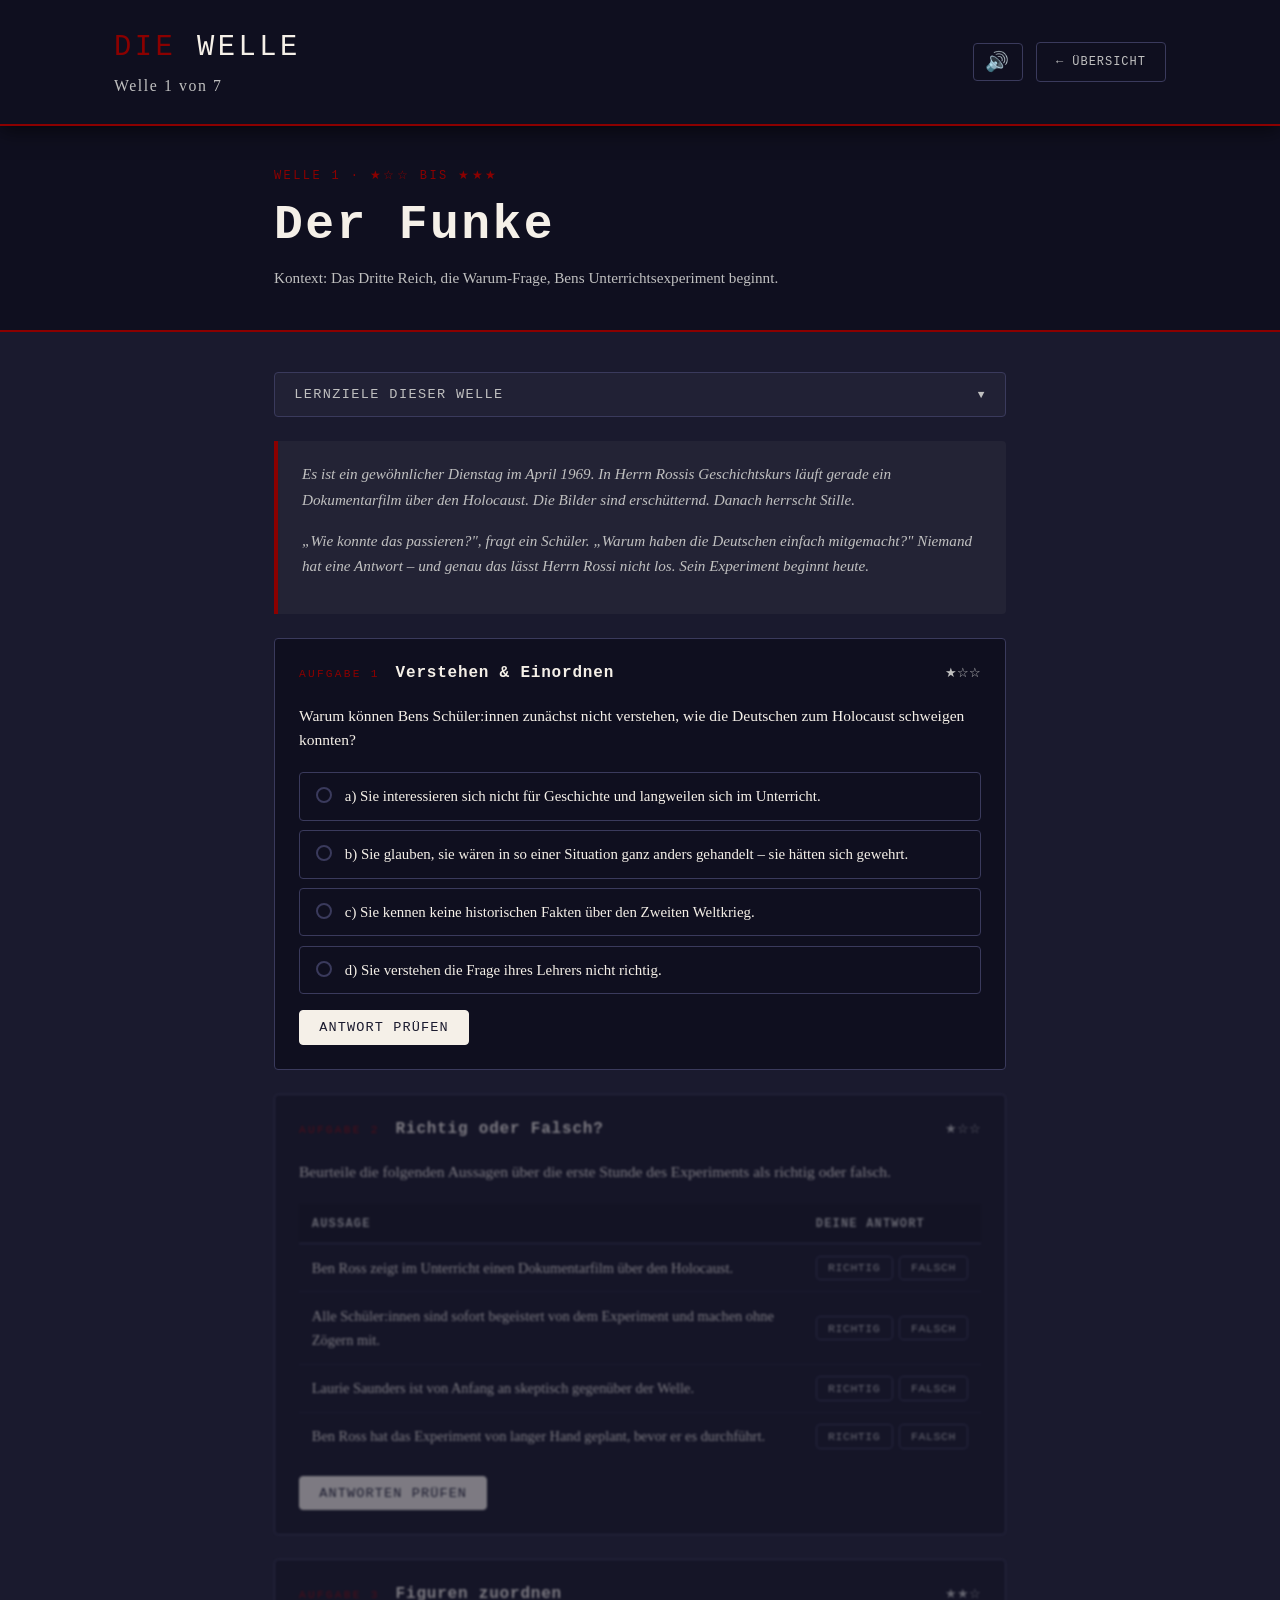
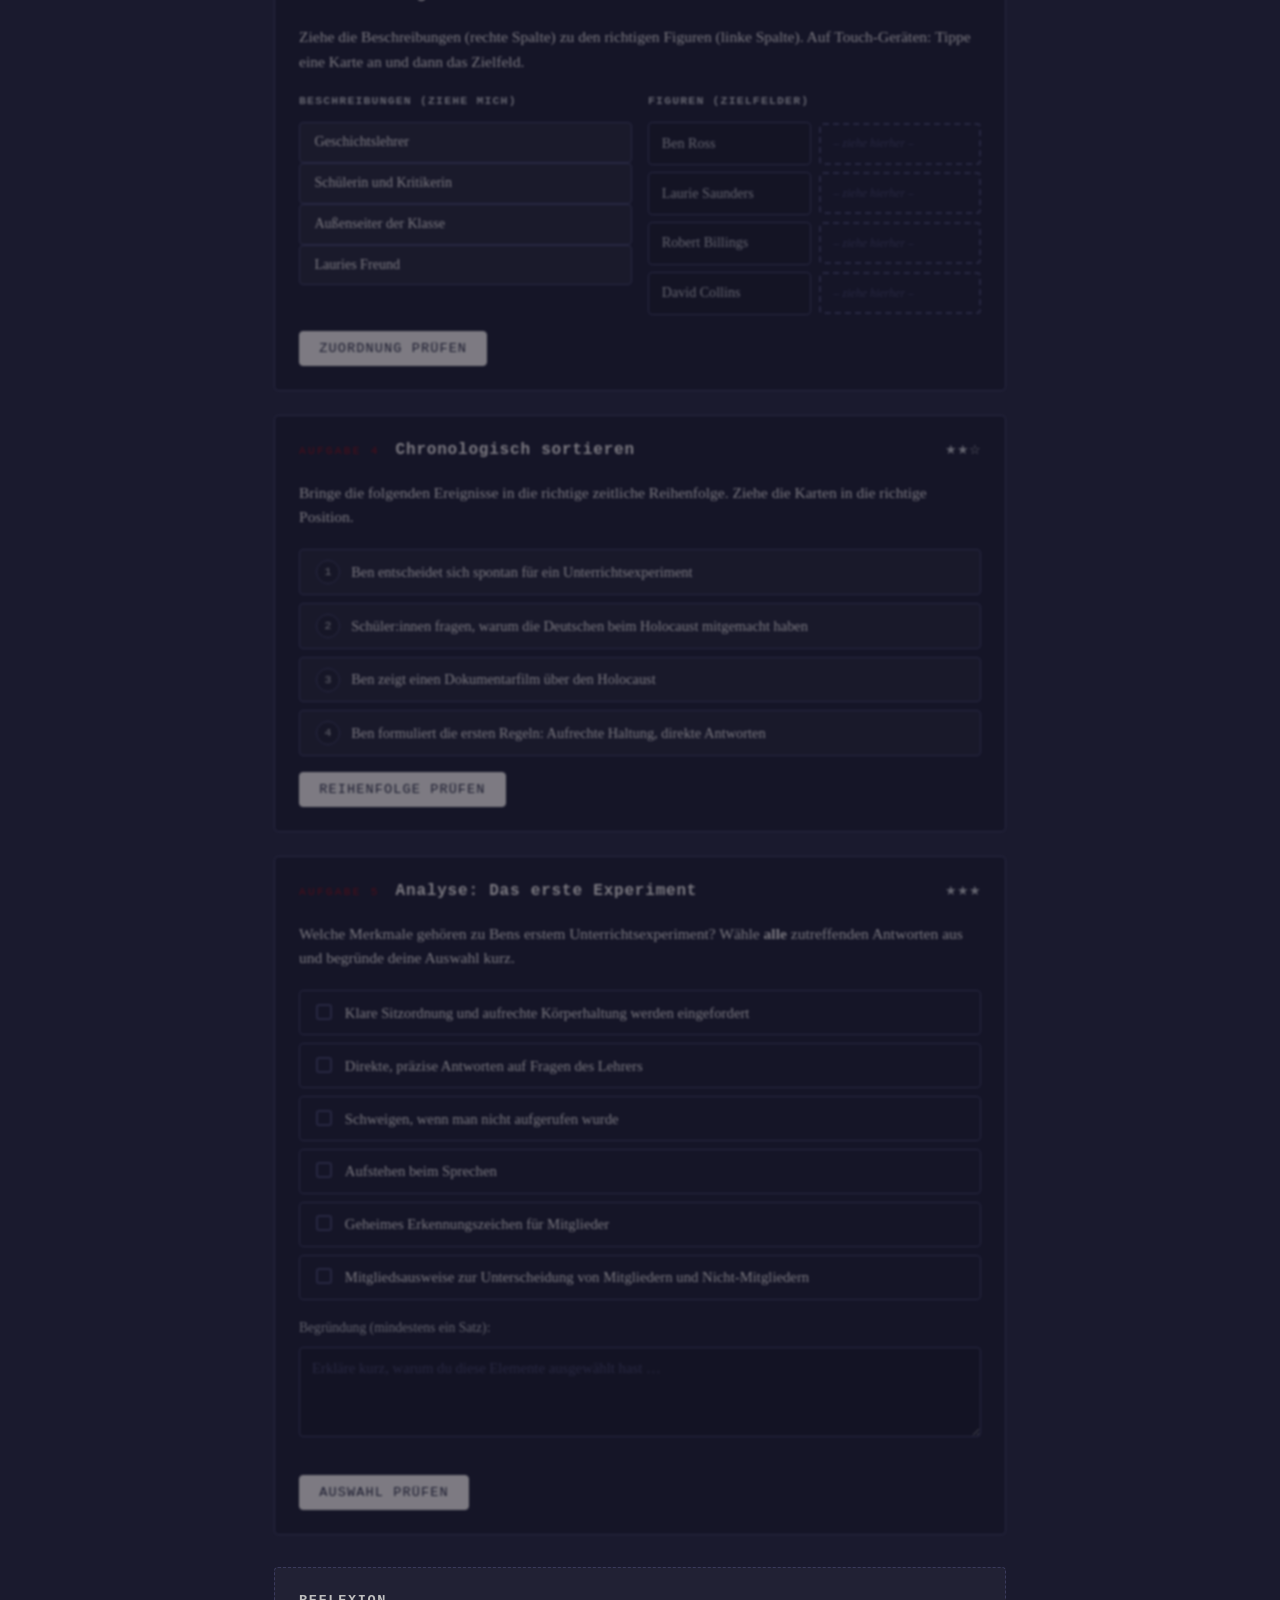
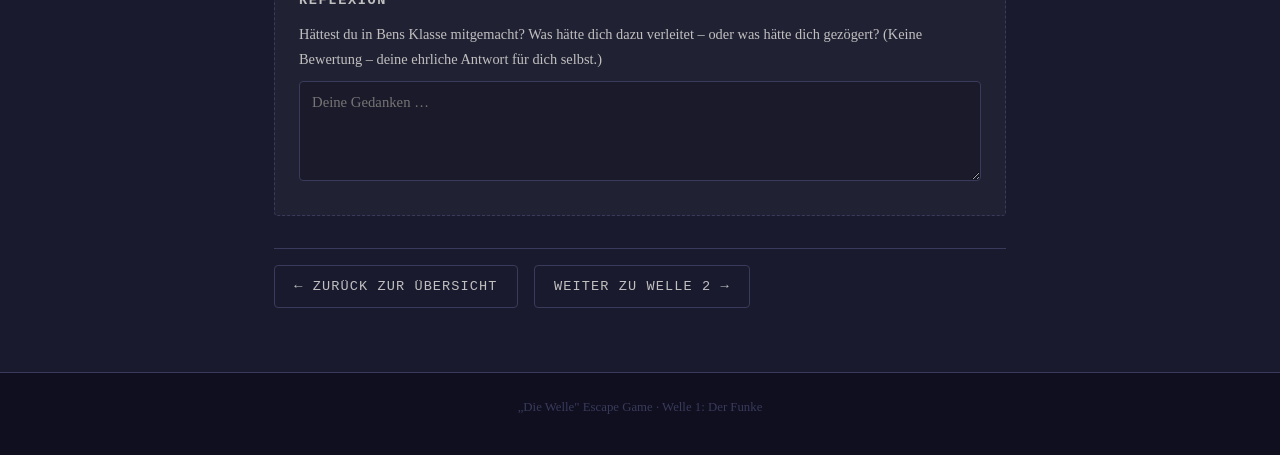
<file: wellen/welle1.html>
<!DOCTYPE html>
<html lang="de">
<head>
  <meta charset="UTF-8">
  <meta name="viewport" content="width=device-width, initial-scale=1.0">
  <title>Welle 1 – Der Funke | Die Welle Escape Game</title>
  <link rel="stylesheet" href="../css/style.css">
</head>
<body>

<!-- SITE HEADER -->
<header class="site-header" role="banner">
  <div class="container">
    <a href="../index.html" class="site-title">
      <span>Die</span> Welle
      <span class="site-title__sub" style="font-size:0.55em; display:block; letter-spacing:0.1em; color:var(--color-highlight); font-family:Georgia,serif; font-weight:normal; text-transform:none;">Welle 1 von 7</span>
    </a>
    <div class="header-controls">
      <button class="btn btn--sound" id="sound-toggle" title="Sound umschalten" aria-label="Sound umschalten">🔊</button>
      <a href="../index.html" class="btn btn--ghost" style="font-size:0.75rem;">← Übersicht</a>
    </div>
  </div>
</header>

<!-- WAVE HEADER -->
<div class="wave-header">
  <div class="container--narrow">
    <p class="wave-header__meta">Welle 1 · ★☆☆ bis ★★★</p>
    <h1 class="wave-header__title">Der Funke</h1>
    <p class="wave-header__subtitle">Kontext: Das Dritte Reich, die Warum-Frage, Bens Unterrichtsexperiment beginnt.</p>
  </div>
</div>

<main>
<div class="container--narrow" style="padding-top:1.5rem; padding-bottom:3rem;">

  <!-- Learning Objectives -->
  <div class="collapsible" id="lernziele">
    <button class="collapsible__trigger" aria-expanded="false" aria-controls="lernziele-body">
      Lernziele dieser Welle
      <span class="collapsible__arrow" aria-hidden="true">▼</span>
    </button>
    <div class="collapsible__body" id="lernziele-body">
      <ul style="list-style:disc; padding-left:1.2rem; color:var(--color-highlight); font-size:0.92rem; line-height:1.8;">
        <li>Den historischen Kontext von Massengehorsam verstehen</li>
        <li>Blinde Autorität kritisch hinterfragen</li>
        <li>Bedingungen erkennen, die Konformität ermöglichen</li>
      </ul>
    </div>
  </div>

  <!-- Narrative Context -->
  <div class="context-box" role="region" aria-label="Kontext der Welle">
    <p>Es ist ein gewöhnlicher Dienstag im April 1969. In Herrn Rossis Geschichtskurs läuft gerade ein Dokumentarfilm über den Holocaust. Die Bilder sind erschütternd. Danach herrscht Stille.</p>
    <p>„Wie konnte das passieren?", fragt ein Schüler. „Warum haben die Deutschen einfach mitgemacht?" Niemand hat eine Antwort – und genau das lässt Herrn Rossi nicht los. Sein Experiment beginnt heute.</p>
  </div>

  <!-- ===== TASK 1 – MC ===== -->
  <article class="task-block" id="task-block-1" aria-labelledby="task1-title">
    <div class="task__header">
      <span class="task__number">Aufgabe 1</span>
      <h2 class="task__title" id="task1-title">Verstehen &amp; Einordnen</h2>
      <span class="task__difficulty">★☆☆</span>
    </div>
    <p class="task__question">Warum können Bens Schüler:innen zunächst nicht verstehen, wie die Deutschen zum Holocaust schweigen konnten?</p>

    <ul class="mc-options" role="radiogroup" aria-labelledby="task1-title">
      <li class="mc-option">
        <input type="radio" name="mc1" id="mc1-a" value="0">
        <label for="mc1-a">a) Sie interessieren sich nicht für Geschichte und langweilen sich im Unterricht.</label>
      </li>
      <li class="mc-option">
        <input type="radio" name="mc1" id="mc1-b" value="1">
        <label for="mc1-b">b) Sie glauben, sie wären in so einer Situation ganz anders gehandelt – sie hätten sich gewehrt.</label>
      </li>
      <li class="mc-option">
        <input type="radio" name="mc1" id="mc1-c" value="2">
        <label for="mc1-c">c) Sie kennen keine historischen Fakten über den Zweiten Weltkrieg.</label>
      </li>
      <li class="mc-option">
        <input type="radio" name="mc1" id="mc1-d" value="3">
        <label for="mc1-d">d) Sie verstehen die Frage ihres Lehrers nicht richtig.</label>
      </li>
    </ul>

    <button class="btn btn--primary mt-2 mc-submit" id="mc1-submit">Antwort prüfen</button>
  </article>

  <!-- ===== TASK 2 – True/False ===== -->
  <article class="task-block task--locked" id="task-block-2" aria-labelledby="task2-title">
    <div class="task__header">
      <span class="task__number">Aufgabe 2</span>
      <h2 class="task__title" id="task2-title">Richtig oder Falsch?</h2>
      <span class="task__difficulty">★☆☆</span>
    </div>
    <p class="task__question">Beurteile die folgenden Aussagen über die erste Stunde des Experiments als richtig oder falsch.</p>

    <table class="tf-table" role="table" aria-label="Richtig-Falsch-Aufgabe">
      <thead>
        <tr>
          <th scope="col">Aussage</th>
          <th scope="col">Deine Antwort</th>
        </tr>
      </thead>
      <tbody>
        <tr class="tf-row" data-index="0">
          <td>Ben Ross zeigt im Unterricht einen Dokumentarfilm über den Holocaust.</td>
          <td>
            <div class="tf-buttons">
              <button class="tf-btn" data-val="r" aria-label="Richtig">Richtig</button>
              <button class="tf-btn" data-val="f" aria-label="Falsch">Falsch</button>
            </div>
          </td>
        </tr>
        <tr class="tf-row" data-index="1">
          <td>Alle Schüler:innen sind sofort begeistert von dem Experiment und machen ohne Zögern mit.</td>
          <td>
            <div class="tf-buttons">
              <button class="tf-btn" data-val="r" aria-label="Richtig">Richtig</button>
              <button class="tf-btn" data-val="f" aria-label="Falsch">Falsch</button>
            </div>
          </td>
        </tr>
        <tr class="tf-row" data-index="2">
          <td>Laurie Saunders ist von Anfang an skeptisch gegenüber der Welle.</td>
          <td>
            <div class="tf-buttons">
              <button class="tf-btn" data-val="r" aria-label="Richtig">Richtig</button>
              <button class="tf-btn" data-val="f" aria-label="Falsch">Falsch</button>
            </div>
          </td>
        </tr>
        <tr class="tf-row" data-index="3">
          <td>Ben Ross hat das Experiment von langer Hand geplant, bevor er es durchführt.</td>
          <td>
            <div class="tf-buttons">
              <button class="tf-btn" data-val="r" aria-label="Richtig">Richtig</button>
              <button class="tf-btn" data-val="f" aria-label="Falsch">Falsch</button>
            </div>
          </td>
        </tr>
      </tbody>
    </table>

    <button class="btn btn--primary mt-2 tf-submit" id="tf2-submit">Antworten prüfen</button>
  </article>

  <!-- ===== TASK 3 – Assignment ===== -->
  <article class="task-block task--locked" id="task-block-3" aria-labelledby="task3-title">
    <div class="task__header">
      <span class="task__number">Aufgabe 3</span>
      <h2 class="task__title" id="task3-title">Figuren zuordnen</h2>
      <span class="task__difficulty">★★☆</span>
    </div>
    <p class="task__question">Ziehe die Beschreibungen (rechte Spalte) zu den richtigen Figuren (linke Spalte). Auf Touch-Geräten: Tippe eine Karte an und dann das Zielfeld.</p>

    <div class="assignment-area">
      <div class="assignment-source">
        <h4>Beschreibungen (ziehe mich)</h4>
        <div class="dnd-source-pool" id="assign3-source">
          <div class="dnd-item" draggable="true" data-value="Geschichtslehrer" id="ai-1">Geschichtslehrer</div>
          <div class="dnd-item" draggable="true" data-value="Schülerin und Kritikerin" id="ai-2">Schülerin und Kritikerin</div>
          <div class="dnd-item" draggable="true" data-value="Außenseiter der Klasse" id="ai-3">Außenseiter der Klasse</div>
          <div class="dnd-item" draggable="true" data-value="Lauries Freund" id="ai-4">Lauries Freund</div>
        </div>
      </div>
      <div class="assignment-targets">
        <h4>Figuren (Zielfelder)</h4>
        <div class="assign-target-row">
          <div class="assign-label">Ben Ross</div>
          <div class="assign-drop" data-expected="Geschichtslehrer" aria-label="Zielfeld für Ben Ross"></div>
        </div>
        <div class="assign-target-row">
          <div class="assign-label">Laurie Saunders</div>
          <div class="assign-drop" data-expected="Schülerin und Kritikerin" aria-label="Zielfeld für Laurie"></div>
        </div>
        <div class="assign-target-row">
          <div class="assign-label">Robert Billings</div>
          <div class="assign-drop" data-expected="Außenseiter der Klasse" aria-label="Zielfeld für Robert"></div>
        </div>
        <div class="assign-target-row">
          <div class="assign-label">David Collins</div>
          <div class="assign-drop" data-expected="Lauries Freund" aria-label="Zielfeld für David"></div>
        </div>
      </div>
    </div>

    <button class="btn btn--primary mt-2 assign-submit" id="assign3-submit">Zuordnung prüfen</button>
  </article>

  <!-- ===== TASK 4 – Sorting ===== -->
  <article class="task-block task--locked" id="task-block-4" aria-labelledby="task4-title">
    <div class="task__header">
      <span class="task__number">Aufgabe 4</span>
      <h2 class="task__title" id="task4-title">Chronologisch sortieren</h2>
      <span class="task__difficulty">★★☆</span>
    </div>
    <p class="task__question">Bringe die folgenden Ereignisse in die richtige zeitliche Reihenfolge. Ziehe die Karten in die richtige Position.</p>

    <ul class="sort-list" id="sort4-list" aria-label="Sortierbare Ereignisliste">
      <li class="sort-item" data-value="A" draggable="true">
        <span class="sort-num">1</span>
        <span>Ben entscheidet sich spontan für ein Unterrichtsexperiment</span>
      </li>
      <li class="sort-item" data-value="B" draggable="true">
        <span class="sort-num">2</span>
        <span>Schüler:innen fragen, warum die Deutschen beim Holocaust mitgemacht haben</span>
      </li>
      <li class="sort-item" data-value="C" draggable="true">
        <span class="sort-num">3</span>
        <span>Ben zeigt einen Dokumentarfilm über den Holocaust</span>
      </li>
      <li class="sort-item" data-value="D" draggable="true">
        <span class="sort-num">4</span>
        <span>Ben formuliert die ersten Regeln: Aufrechte Haltung, direkte Antworten</span>
      </li>
    </ul>

    <button class="btn btn--primary mt-2 sort-submit" id="sort4-submit">Reihenfolge prüfen</button>
  </article>

  <!-- ===== TASK 5 – Multiple Selection ===== -->
  <article class="task-block task--locked" id="task-block-5" aria-labelledby="task5-title">
    <div class="task__header">
      <span class="task__number">Aufgabe 5</span>
      <h2 class="task__title" id="task5-title">Analyse: Das erste Experiment</h2>
      <span class="task__difficulty">★★★</span>
    </div>
    <p class="task__question">Welche Merkmale gehören zu Bens erstem Unterrichtsexperiment? Wähle <strong>alle</strong> zutreffenden Antworten aus und begründe deine Auswahl kurz.</p>

    <ul class="ms-options" role="group" aria-labelledby="task5-title">
      <li class="ms-option">
        <input type="checkbox" id="ms5-0" value="0">
        <label for="ms5-0">Klare Sitzordnung und aufrechte Körperhaltung werden eingefordert</label>
      </li>
      <li class="ms-option">
        <input type="checkbox" id="ms5-1" value="1">
        <label for="ms5-1">Direkte, präzise Antworten auf Fragen des Lehrers</label>
      </li>
      <li class="ms-option">
        <input type="checkbox" id="ms5-2" value="2">
        <label for="ms5-2">Schweigen, wenn man nicht aufgerufen wurde</label>
      </li>
      <li class="ms-option">
        <input type="checkbox" id="ms5-3" value="3">
        <label for="ms5-3">Aufstehen beim Sprechen</label>
      </li>
      <li class="ms-option">
        <input type="checkbox" id="ms5-4" value="4">
        <label for="ms5-4">Geheimes Erkennungszeichen für Mitglieder</label>
      </li>
      <li class="ms-option">
        <input type="checkbox" id="ms5-5" value="5">
        <label for="ms5-5">Mitgliedsausweise zur Unterscheidung von Mitgliedern und Nicht-Mitgliedern</label>
      </li>
    </ul>

    <label for="ms5-text" style="font-size:0.85rem; color:var(--color-highlight); display:block; margin-top:0.5rem;">Begründung (mindestens ein Satz):</label>
    <textarea class="ms-textarea" id="ms5-text" placeholder="Erkläre kurz, warum du diese Elemente ausgewählt hast …" aria-label="Begründung für deine Auswahl"></textarea>

    <!-- Tip System -->
    <div class="tip-section">
      <button class="tip-request-btn" id="tip5-1" style="display:none;" aria-label="Ersten Tipp anzeigen">★ Tipp 1 anzeigen</button>
      <div class="tip-box tip-box-1" id="tip-box5-1">
        <strong>Tipp 1:</strong> Überlege, was Ben in der <em>ersten</em> Unterrichtsstunde einführt – bevor die Welle einen Namen hat. Was macht er mit der Sitzordnung?
      </div>
      <button class="tip-request-btn" id="tip5-2" style="display:none; margin-top:0.4rem;" aria-label="Zweiten Tipp anzeigen">★★ Tipp 2 anzeigen</button>
      <div class="tip-box tip-box-2" id="tip-box5-2">
        <strong>Tipp 2:</strong> Das geheime Erkennungszeichen und die Mitgliedsausweise kommen erst später in der Geschichte – sie gehören nicht zu dieser ersten Unterrichtsstunde.
      </div>
    </div>

    <button class="btn btn--primary mt-2 ms-submit" id="ms5-submit">Auswahl prüfen</button>
  </article>

  <!-- ===== CODE CHALLENGE ===== -->
  <section class="code-challenge hidden" id="code-challenge-section" aria-labelledby="code-title">
    <h3 id="code-title">Codewort-Rätsel</h3>
    <div class="code-challenge__clue">
      „Das Wort, das diese erste Welle beschreibt, steckt bereits im Kern des Experiments: Man folgt Anweisungen, ohne sie zu hinterfragen. Schüler:innen sitzen aufrecht, sprechen erst wenn sie aufgerufen werden, folgen allen Anweisungen – ohne Widerspruch. Wie nennt man dieses Verhalten gegenüber einer Autorität?"
    </div>
    <div class="code-input-row">
      <input type="text" class="code-input" placeholder="CODEWORT EINGEBEN" maxlength="20" autocomplete="off" autocorrect="off" autocapitalize="characters" spellcheck="false" aria-label="Codewort eingeben">
      <button class="btn btn--danger code-submit" aria-label="Codewort prüfen">Codewort prüfen</button>
    </div>
    <div class="feedback code-feedback" style="margin-top:0.8rem;" role="alert" aria-live="polite"></div>
  </section>

  <!-- Wave Complete Banner -->
  <div class="wave-complete-banner" id="wave-complete-banner" role="alert" aria-live="polite">
    <h2>Welle 1 abgeschlossen!</h2>
    <p>Du hast das Codewort gefunden. Das Archiv öffnet sich weiter …</p>
    <div class="unlock-code-display" aria-label="Codewort"></div>
    <p style="font-size:0.88rem; color:var(--color-highlight); margin-bottom:1rem;">Notiere dieses Wort – es beschreibt das Kernthema dieser Welle und öffnet Welle 2.</p>
    <a href="welle2.html" class="btn btn--primary next-wave-btn hidden">Weiter zu Welle 2 →</a>
    <a href="../index.html" class="btn btn--ghost" style="margin-left:0.5rem;">← Zurück zur Übersicht</a>
  </div>

  <!-- Reflection -->
  <div class="reflection-box">
    <h3>Reflexion</h3>
    <p style="color:var(--color-highlight); font-size:0.9rem; margin-bottom:0.6rem;">Hättest du in Bens Klasse mitgemacht? Was hätte dich dazu verleitet – oder was hätte dich gezögert? (Keine Bewertung – deine ehrliche Antwort für dich selbst.)</p>
    <textarea class="reflection-textarea" placeholder="Deine Gedanken …" aria-label="Persönliche Reflexion"></textarea>
  </div>

  <!-- Nav -->
  <nav class="nav-back" aria-label="Navigation">
    <a href="../index.html" class="btn btn--ghost">← Zurück zur Übersicht</a>
    <a href="welle2.html" class="btn btn--ghost" id="nav-next-wave">Weiter zu Welle 2 →</a>
  </nav>

</div>
</main>

<footer class="site-footer" role="contentinfo">
  <div class="container">
    <p>„Die Welle" Escape Game · Welle 1: Der Funke</p>
  </div>
</footer>

<script src="../js/sound.js"></script>
<script src="../js/ambient.js"></script>
<script src="../js/main.js"></script>
<script src="../js/aufgaben.js"></script>
<script>
  const WAVE_N = 1;

  // Collapsibles
  document.querySelectorAll('.collapsible__trigger').forEach(t => {
    t.addEventListener('click', () => {
      const open = t.getAttribute('aria-expanded') === 'true';
      t.setAttribute('aria-expanded', !open);
      t.nextElementSibling.classList.toggle('open', !open);
    });
  });

  // Check access
  if (!DW.isWaveUnlocked(WAVE_N)) {
    window.location.href = '../index.html';
  }

  // Init page
  Aufgaben.initWavePage(WAVE_N);
  AmbientMusic.waitForInteraction(WAVE_N);

  // Task 1: MC – correct answer index 1 (b)
  document.getElementById('mc1-submit').addEventListener('click', () => {});
  Aufgaben.initMC(WAVE_N, 1, 1);

  // Task 2: TF – r, f, r, f
  Aufgaben.initTF(WAVE_N, 2, ['r','f','r','f']);

  // Task 3: Assignment
  Aufgaben.initAssignment(WAVE_N, 3, []);

  // Task 4: Sorting – correct order by data-value
  Aufgaben.initSorting(WAVE_N, 4, ['C','B','A','D']);

  // Task 5: Multiple Selection – correct indices 0,1,2,3 (NOT 4,5)
  Aufgaben.initMS(WAVE_N, 5, [0,1,2,3], true);

  // Connect tip buttons
  (function() {
    const block = document.getElementById('task-block-5');
    if (!block) return;
    const t1 = block.querySelector('#tip5-1');
    const t2 = block.querySelector('#tip5-2');
    const b1 = block.querySelector('#tip-box5-1');
    const b2 = block.querySelector('#tip-box5-2');
    if (t1 && b1) {
      setTimeout(() => { t1.style.display = 'inline-block'; SoundManager.playTip && SoundManager.playTip(); }, 60000);
      t1.addEventListener('click', () => { b1.classList.add('show'); t1.style.display='none'; });
    }
    if (t2 && b2) {
      setTimeout(() => { t2.style.display = 'inline-block'; SoundManager.playTip && SoundManager.playTip(); }, 120000);
      t2.addEventListener('click', () => { b2.classList.add('show'); t2.style.display='none'; });
    }
  })();

  // Code challenge
  Aufgaben.initCodeChallenge(WAVE_N, 'GEHORSAM');
</script>
</body>
</html>
</file>
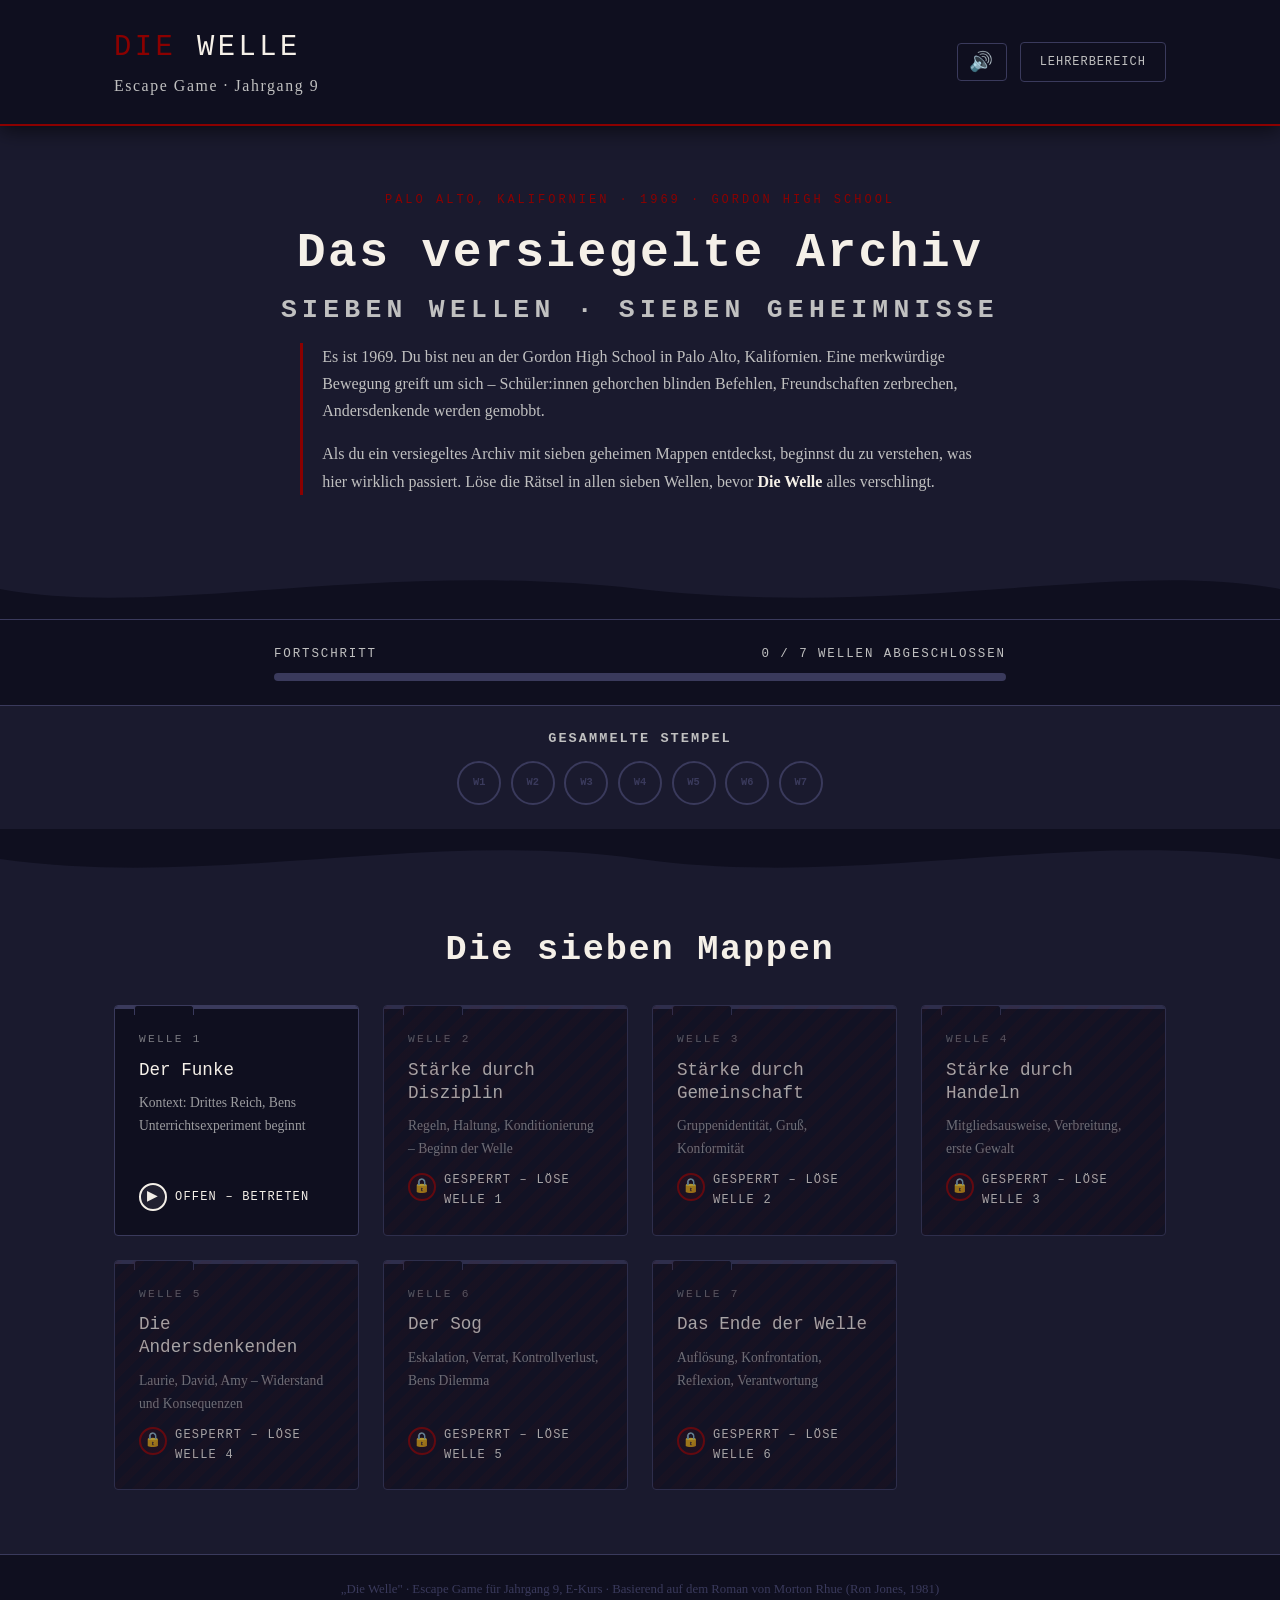
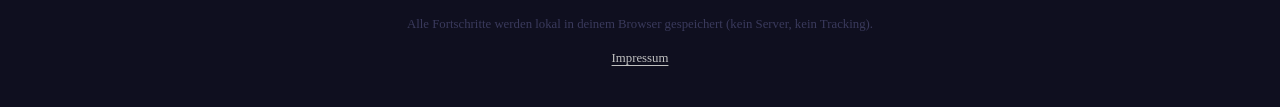
<file: wellen/welle2.html>
<!DOCTYPE html>
<html lang="de">
<head>
  <meta charset="UTF-8">
  <meta name="viewport" content="width=device-width, initial-scale=1.0">
  <title>Welle 2 – Stärke durch Disziplin | Die Welle Escape Game</title>
  <link rel="stylesheet" href="../css/style.css">
</head>
<body>

<header class="site-header" role="banner">
  <div class="container">
    <a href="../index.html" class="site-title">
      <span>Die</span> Welle
      <span class="site-title__sub" style="font-size:0.55em; display:block; letter-spacing:0.1em; color:var(--color-highlight); font-family:Georgia,serif; font-weight:normal; text-transform:none;">Welle 2 von 7</span>
    </a>
    <div class="header-controls">
      <button class="btn btn--sound" id="sound-toggle" title="Sound umschalten" aria-label="Sound umschalten">🔊</button>
      <a href="../index.html" class="btn btn--ghost" style="font-size:0.75rem;">← Übersicht</a>
    </div>
  </div>
</header>

<div class="wave-header">
  <div class="container--narrow">
    <p class="wave-header__meta">Welle 2 · ★☆☆ bis ★★★</p>
    <h1 class="wave-header__title">Stärke durch Disziplin</h1>
    <p class="wave-header__subtitle">Regeln, Haltung, Konditionierung – die Welle nimmt Form an.</p>
  </div>
</div>

<main>
<div class="container--narrow" style="padding-top:1.5rem; padding-bottom:3rem;">

  <div class="collapsible">
    <button class="collapsible__trigger" aria-expanded="false">
      Lernziele dieser Welle
      <span class="collapsible__arrow" aria-hidden="true">▼</span>
    </button>
    <div class="collapsible__body">
      <ul style="list-style:disc; padding-left:1.2rem; color:var(--color-highlight); font-size:0.92rem; line-height:1.8;">
        <li>Mechanismen der Konditionierung durch Wiederholung und Körperhaltung verstehen</li>
        <li>Roberts Wandlung als Fallbeispiel für soziale Inklusion durch Konformität analysieren</li>
        <li>Erste Warnsignale der Welle erkennen</li>
      </ul>
    </div>
  </div>

  <div class="context-box" role="region" aria-label="Kontext der Welle">
    <p>Herr Rossi gibt dem Experiment einen Namen: <em>„Die Welle"</em>. Das erste Motto lautet „Stärke durch Disziplin". Die Schüler:innen sitzen jetzt aufrecht, sprechen in vollständigen Sätzen, stehen auf, wenn sie reden.</p>
    <p>Etwas Merkwürdiges geschieht: Die Klasse ist konzentrierter als je zuvor. Und Robert Billings – der Schüler, den alle ignorierten – blüht plötzlich auf. Doch Laurie wird immer unruhiger.</p>
  </div>

  <!-- TASK 1 – MC -->
  <article class="task-block" id="task-block-1" aria-labelledby="task1-title">
    <div class="task__header">
      <span class="task__number">Aufgabe 1</span>
      <h2 class="task__title" id="task1-title">Das erste Motto</h2>
      <span class="task__difficulty">★☆☆</span>
    </div>
    <p class="task__question">Was lautet das erste offizielle Motto der Welle?</p>

    <ul class="mc-options" role="radiogroup">
      <li class="mc-option">
        <input type="radio" name="mc1" id="mc1-a" value="0">
        <label for="mc1-a">a) Stärke durch Einheit</label>
      </li>
      <li class="mc-option">
        <input type="radio" name="mc1" id="mc1-b" value="1">
        <label for="mc1-b">b) Stärke durch Disziplin</label>
      </li>
      <li class="mc-option">
        <input type="radio" name="mc1" id="mc1-c" value="2">
        <label for="mc1-c">c) Macht durch Gehorsam</label>
      </li>
      <li class="mc-option">
        <input type="radio" name="mc1" id="mc1-d" value="3">
        <label for="mc1-d">d) Freiheit durch Ordnung</label>
      </li>
    </ul>
    <button class="btn btn--primary mt-2 mc-submit" id="mc1-submit">Antwort prüfen</button>
  </article>

  <!-- TASK 2 – TF -->
  <article class="task-block task--locked" id="task-block-2" aria-labelledby="task2-title">
    <div class="task__header">
      <span class="task__number">Aufgabe 2</span>
      <h2 class="task__title" id="task2-title">Richtig oder Falsch?</h2>
      <span class="task__difficulty">★☆☆</span>
    </div>
    <p class="task__question">Beurteile die Aussagen über Welle 2.</p>

    <table class="tf-table" role="table">
      <thead><tr><th scope="col">Aussage</th><th scope="col">Antwort</th></tr></thead>
      <tbody>
        <tr class="tf-row">
          <td>Robert Billings war vor der Welle ein beliebter und angesehener Schüler in der Klasse.</td>
          <td><div class="tf-buttons">
            <button class="tf-btn" data-val="r">Richtig</button>
            <button class="tf-btn" data-val="f">Falsch</button>
          </div></td>
        </tr>
        <tr class="tf-row">
          <td>Das Sitzen in gerader, aufrechter Haltung ist eine der ersten Regeln der Welle.</td>
          <td><div class="tf-buttons">
            <button class="tf-btn" data-val="r">Richtig</button>
            <button class="tf-btn" data-val="f">Falsch</button>
          </div></td>
        </tr>
        <tr class="tf-row">
          <td>Ben Ross beobachtet sein Experiment kritisch und beginnt zu zweifeln.</td>
          <td><div class="tf-buttons">
            <button class="tf-btn" data-val="r">Richtig</button>
            <button class="tf-btn" data-val="f">Falsch</button>
          </div></td>
        </tr>
        <tr class="tf-row">
          <td>Die Schüler marschieren gemeinsam durch den Schulflur im Gleichschritt.</td>
          <td><div class="tf-buttons">
            <button class="tf-btn" data-val="r">Richtig</button>
            <button class="tf-btn" data-val="f">Falsch</button>
          </div></td>
        </tr>
      </tbody>
    </table>
    <button class="btn btn--primary mt-2 tf-submit" id="tf2-submit">Antworten prüfen</button>
  </article>

  <!-- TASK 3 – Assignment -->
  <article class="task-block task--locked" id="task-block-3" aria-labelledby="task3-title">
    <div class="task__header">
      <span class="task__number">Aufgabe 3</span>
      <h2 class="task__title" id="task3-title">Konzepte zuordnen</h2>
      <span class="task__difficulty">★★☆</span>
    </div>
    <p class="task__question">Ordne die Beschreibungen den richtigen Begriffen oder Figuren zu.</p>

    <div class="assignment-area">
      <div class="assignment-source">
        <h4>Beschreibungen</h4>
        <div id="assign3-source">
          <div class="dnd-item" draggable="true" data-value="Stärke durch Disziplin">Stärke durch Disziplin</div>
          <div class="dnd-item" draggable="true" data-value="Aufrechte Körperhaltung">Aufrechte Körperhaltung</div>
          <div class="dnd-item" draggable="true" data-value="Robert Billings">Robert Billings</div>
          <div class="dnd-item" draggable="true" data-value="Skepsis und Unwohlsein">Skepsis und Unwohlsein</div>
        </div>
      </div>
      <div class="assignment-targets">
        <h4>Zielfelder</h4>
        <div class="assign-target-row">
          <div class="assign-label">Das erste Motto</div>
          <div class="assign-drop" data-expected="Stärke durch Disziplin"></div>
        </div>
        <div class="assign-target-row">
          <div class="assign-label">Äußeres Erkennungsmerkmal</div>
          <div class="assign-drop" data-expected="Aufrechte Körperhaltung"></div>
        </div>
        <div class="assign-target-row">
          <div class="assign-label">Veränderter Schüler</div>
          <div class="assign-drop" data-expected="Robert Billings"></div>
        </div>
        <div class="assign-target-row">
          <div class="assign-label">Lauries Reaktion</div>
          <div class="assign-drop" data-expected="Skepsis und Unwohlsein"></div>
        </div>
      </div>
    </div>
    <button class="btn btn--primary mt-2 assign-submit" id="assign3-submit">Zuordnung prüfen</button>
  </article>

  <!-- TASK 4 – Sorting -->
  <article class="task-block task--locked" id="task-block-4" aria-labelledby="task4-title">
    <div class="task__header">
      <span class="task__number">Aufgabe 4</span>
      <h2 class="task__title" id="task4-title">Ereignisse sortieren</h2>
      <span class="task__difficulty">★★☆</span>
    </div>
    <p class="task__question">Bringe die Ereignisse aus Welle 2 in die richtige Reihenfolge.</p>

    <ul class="sort-list" id="sort4-list">
      <li class="sort-item" data-value="B" draggable="true">
        <span class="sort-num">1</span>
        <span>Schüler:innen lernen das erste Motto „Stärke durch Disziplin"</span>
      </li>
      <li class="sort-item" data-value="D" draggable="true">
        <span class="sort-num">2</span>
        <span>Die Schüler:innen üben kollektives Sprechen und Antworten im Chor</span>
      </li>
      <li class="sort-item" data-value="A" draggable="true">
        <span class="sort-num">3</span>
        <span>Ross führt die aufrechte Sitzhaltung als erste Regel ein</span>
      </li>
      <li class="sort-item" data-value="C" draggable="true">
        <span class="sort-num">4</span>
        <span>Robert Billings wird zu einem begeisterten Mitglied der Welle</span>
      </li>
    </ul>
    <button class="btn btn--primary mt-2 sort-submit" id="sort4-submit">Reihenfolge prüfen</button>
  </article>

  <!-- TASK 5 – MS -->
  <article class="task-block task--locked" id="task-block-5" aria-labelledby="task5-title">
    <div class="task__header">
      <span class="task__number">Aufgabe 5</span>
      <h2 class="task__title" id="task5-title">Analyse: Roberts Wandlung</h2>
      <span class="task__difficulty">★★★</span>
    </div>
    <p class="task__question">Warum fühlt sich Robert Billings durch die Welle plötzlich wohl und akzeptiert? Wähle <strong>alle</strong> zutreffenden Gründe aus und begründe deine Antwort.</p>

    <ul class="ms-options" role="group">
      <li class="ms-option">
        <input type="checkbox" id="ms5-0" value="0">
        <label for="ms5-0">Er hat erstmals ein Gefühl echter Zugehörigkeit zu einer Gruppe</label>
      </li>
      <li class="ms-option">
        <input type="checkbox" id="ms5-1" value="1">
        <label for="ms5-1">Die Regeln der Welle gelten für alle gleich – niemand ist besser als der andere</label>
      </li>
      <li class="ms-option">
        <input type="checkbox" id="ms5-2" value="2">
        <label for="ms5-2">Er bekommt Anerkennung, wenn er sich anpasst und die Regeln befolgt</label>
      </li>
      <li class="ms-option">
        <input type="checkbox" id="ms5-3" value="3">
        <label for="ms5-3">Er ist besonders intelligent und durchschaut das Experiment sofort</label>
      </li>
      <li class="ms-option">
        <input type="checkbox" id="ms5-4" value="4">
        <label for="ms5-4">Er manipuliert andere Schüler:innen, um Einfluss zu gewinnen</label>
      </li>
    </ul>

    <label for="ms5-text" style="font-size:0.85rem; color:var(--color-highlight); display:block; margin-top:0.5rem;">Begründung:</label>
    <textarea class="ms-textarea" id="ms5-text" placeholder="Was sagt Roberts Wandlung über das menschliche Bedürfnis nach Zugehörigkeit aus?"></textarea>

    <div class="tip-section">
      <button class="tip-request-btn" id="tip5-1" style="display:none;">★ Tipp 1</button>
      <div class="tip-box tip-box-1" id="tip-box5-1">
        <strong>Tipp 1:</strong> Überlege: Wie war Roberts Status in der Klasse <em>vor</em> der Welle? Was hat sich verändert – und warum?
      </div>
      <button class="tip-request-btn" id="tip5-2" style="display:none; margin-top:0.4rem;">★★ Tipp 2</button>
      <div class="tip-box tip-box-2" id="tip-box5-2">
        <strong>Tipp 2:</strong> In der Welle spielt es keine Rolle, wer du warst. Jede:r, der die Regeln befolgt, ist gleichwertig. Das ist für Robert ein völlig neues Gefühl.
      </div>
    </div>
    <button class="btn btn--primary mt-2 ms-submit" id="ms5-submit">Auswahl prüfen</button>
  </article>

  <!-- Code Challenge -->
  <section class="code-challenge hidden" id="code-challenge-section" aria-labelledby="code-title">
    <h3 id="code-title">Codewort-Rätsel</h3>
    <div class="code-challenge__clue">
      „Das Motto dieser Welle nennt exakt das Wort, das Kapitel 2 beschreibt. Es steht für das strenge Einhalten von Regeln, pünktliches Erscheinen, aufrechte Haltung und das Befolgen von Befehlen ohne Widerspruch. Dieses Wort ist das Herzstück des ersten Mottos – und das Codewort dieser Welle."
    </div>
    <div class="code-input-row">
      <input type="text" class="code-input" placeholder="CODEWORT EINGEBEN" maxlength="20" autocomplete="off" autocapitalize="characters" spellcheck="false" aria-label="Codewort eingeben">
      <button class="btn btn--danger code-submit">Codewort prüfen</button>
    </div>
    <div class="feedback code-feedback" style="margin-top:0.8rem;" role="alert" aria-live="polite"></div>
  </section>

  <div class="wave-complete-banner" id="wave-complete-banner" role="alert" aria-live="polite">
    <h2>Welle 2 abgeschlossen!</h2>
    <p>Das Archiv öffnet sich. Die nächste Mappe liegt bereit …</p>
    <div class="unlock-code-display"></div>
    <p style="font-size:0.88rem; color:var(--color-highlight); margin-bottom:1rem;">Das Codewort beschreibt das erste Motto der Welle.</p>
    <a href="welle3.html" class="btn btn--primary next-wave-btn hidden">Weiter zu Welle 3 →</a>
    <a href="../index.html" class="btn btn--ghost" style="margin-left:0.5rem;">← Übersicht</a>
  </div>

  <div class="reflection-box">
    <h3>Reflexion</h3>
    <p style="color:var(--color-highlight); font-size:0.9rem; margin-bottom:0.6rem;">Kannst du Situationen aus deinem eigenen Leben benennen, in denen Regeln und Disziplin ein Gefühl von Stärke oder Zusammenhalt erzeugt haben? Wann ist das positiv, wann gefährlich?</p>
    <textarea class="reflection-textarea" placeholder="Deine Gedanken …"></textarea>
  </div>

  <nav class="nav-back">
    <a href="welle1.html" class="btn btn--ghost">← Welle 1</a>
    <a href="../index.html" class="btn btn--ghost">Übersicht</a>
    <a href="welle3.html" class="btn btn--ghost">Welle 3 →</a>
  </nav>

</div>
</main>

<footer class="site-footer" role="contentinfo">
  <div class="container"><p>„Die Welle" Escape Game · Welle 2: Stärke durch Disziplin</p></div>
</footer>

<script src="../js/sound.js"></script>
<script src="../js/ambient.js"></script>
<script src="../js/main.js"></script>
<script src="../js/aufgaben.js"></script>
<script>
  const WAVE_N = 2;

  document.querySelectorAll('.collapsible__trigger').forEach(t => {
    t.addEventListener('click', () => {
      const open = t.getAttribute('aria-expanded') === 'true';
      t.setAttribute('aria-expanded', !open);
      t.nextElementSibling.classList.toggle('open', !open);
    });
  });

  if (!DW.isWaveUnlocked(WAVE_N)) window.location.href = '../index.html';

  Aufgaben.initWavePage(WAVE_N);
  AmbientMusic.waitForInteraction(WAVE_N);
  Aufgaben.initMC(WAVE_N, 1, 1);
  Aufgaben.initTF(WAVE_N, 2, ['f','r','r','r']);
  Aufgaben.initAssignment(WAVE_N, 3, []);
  Aufgaben.initSorting(WAVE_N, 4, ['A','B','C','D']);
  Aufgaben.initMS(WAVE_N, 5, [0,1,2], true);

  (function() {
    const block = document.getElementById('task-block-5');
    if (!block) return;
    const t1 = block.querySelector('#tip5-1'), b1 = block.querySelector('#tip-box5-1');
    const t2 = block.querySelector('#tip5-2'), b2 = block.querySelector('#tip-box5-2');
    if (t1 && b1) {
      setTimeout(() => { t1.style.display='inline-block'; }, 60000);
      t1.addEventListener('click', () => { b1.classList.add('show'); t1.style.display='none'; });
    }
    if (t2 && b2) {
      setTimeout(() => { t2.style.display='inline-block'; }, 120000);
      t2.addEventListener('click', () => { b2.classList.add('show'); t2.style.display='none'; });
    }
  })();

  Aufgaben.initCodeChallenge(WAVE_N, 'DISZIPLIN');
</script>
</body>
</html>
</file>
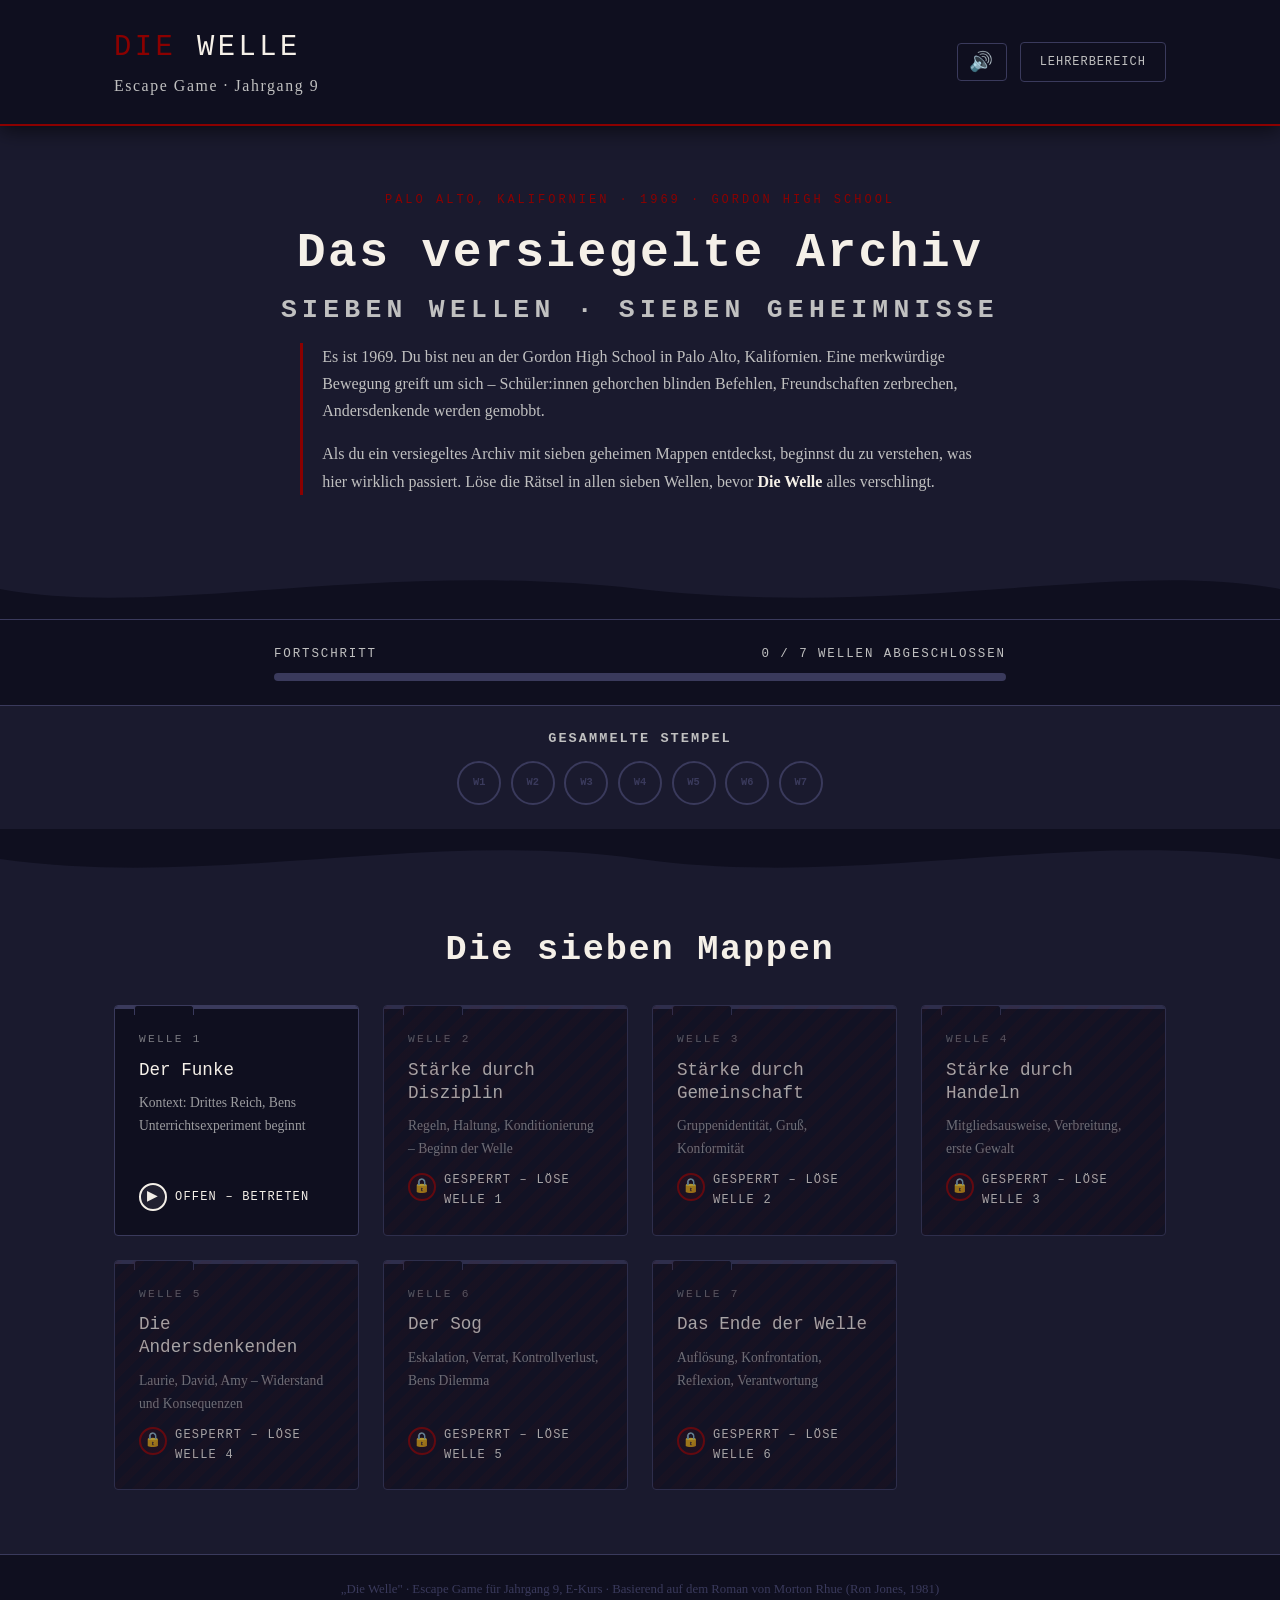
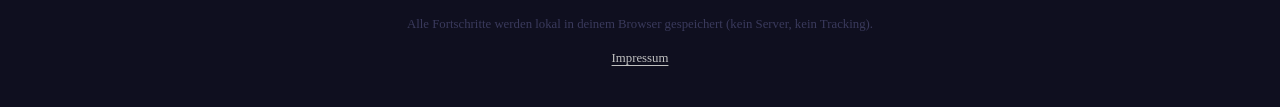
<file: wellen/welle3.html>
<!DOCTYPE html>
<html lang="de">
<head>
  <meta charset="UTF-8">
  <meta name="viewport" content="width=device-width, initial-scale=1.0">
  <title>Welle 3 – Stärke durch Gemeinschaft | Die Welle Escape Game</title>
  <link rel="stylesheet" href="../css/style.css">
</head>
<body>

<header class="site-header" role="banner">
  <div class="container">
    <a href="../index.html" class="site-title">
      <span>Die</span> Welle
      <span class="site-title__sub" style="font-size:0.55em; display:block; letter-spacing:0.1em; color:var(--color-highlight); font-family:Georgia,serif; font-weight:normal; text-transform:none;">Welle 3 von 7</span>
    </a>
    <div class="header-controls">
      <button class="btn btn--sound" id="sound-toggle" aria-label="Sound umschalten">🔊</button>
      <a href="../index.html" class="btn btn--ghost" style="font-size:0.75rem;">← Übersicht</a>
    </div>
  </div>
</header>

<div class="wave-header">
  <div class="container--narrow">
    <p class="wave-header__meta">Welle 3 · ★☆☆ bis ★★★</p>
    <h1 class="wave-header__title">Stärke durch Gemeinschaft</h1>
    <p class="wave-header__subtitle">Gruppenidentität, Wellengruß, Konformität – und wer nicht dazugehört.</p>
  </div>
</div>

<main>
<div class="container--narrow" style="padding-top:1.5rem; padding-bottom:3rem;">

  <div class="collapsible">
    <button class="collapsible__trigger" aria-expanded="false">
      Lernziele dieser Welle
      <span class="collapsible__arrow" aria-hidden="true">▼</span>
    </button>
    <div class="collapsible__body">
      <ul style="list-style:disc; padding-left:1.2rem; color:var(--color-highlight); font-size:0.92rem; line-height:1.8;">
        <li>Funktionen von Gruppenritualen und Symbolen analysieren</li>
        <li>Ausgrenzungsmechanismen erkennen und benennen</li>
        <li>Den Gegensatz von Amys Begeisterung und Lauries Skepsis als Figuren-Kontrast verstehen</li>
      </ul>
    </div>
  </div>

  <div class="context-box">
    <p>Das zweite Motto lautet jetzt „Stärke durch Gemeinschaft". Die Welle bekommt ein Erkennungszeichen: den Wellengruß – eine geschwungene Handbewegung. Amy Smith schließt sich begeistert an. Für sie bedeutet die Welle Freundschaft, Zugehörigkeit, Stärke.</p>
    <p>Doch wer nicht mitmacht, wird plötzlich ignoriert. Laurie spürt, wie sich etwas verschiebt. Ist das noch ein Experiment – oder ist die Welle längst mehr als das?</p>
  </div>

  <!-- TASK 1 -->
  <article class="task-block" id="task-block-1" aria-labelledby="t1-title">
    <div class="task__header">
      <span class="task__number">Aufgabe 1</span>
      <h2 class="task__title" id="t1-title">Das neue Motto</h2>
      <span class="task__difficulty">★☆☆</span>
    </div>
    <p class="task__question">Wie lautet das zweite Motto der Welle, das in Kapitel 3 eingeführt wird?</p>

    <ul class="mc-options" role="radiogroup">
      <li class="mc-option"><input type="radio" name="mc1" id="mc1-a" value="0"><label for="mc1-a">a) Stärke durch Handeln</label></li>
      <li class="mc-option"><input type="radio" name="mc1" id="mc1-b" value="1"><label for="mc1-b">b) Einheit durch Disziplin</label></li>
      <li class="mc-option"><input type="radio" name="mc1" id="mc1-c" value="2"><label for="mc1-c">c) Stärke durch Gemeinschaft</label></li>
      <li class="mc-option"><input type="radio" name="mc1" id="mc1-d" value="3"><label for="mc1-d">d) Macht durch Einheit</label></li>
    </ul>
    <button class="btn btn--primary mt-2 mc-submit" id="mc1-submit">Antwort prüfen</button>
  </article>

  <!-- TASK 2 -->
  <article class="task-block task--locked" id="task-block-2" aria-labelledby="t2-title">
    <div class="task__header">
      <span class="task__number">Aufgabe 2</span>
      <h2 class="task__title" id="t2-title">Richtig oder Falsch?</h2>
      <span class="task__difficulty">★☆☆</span>
    </div>
    <p class="task__question">Beurteile die Aussagen über Welle 3.</p>

    <table class="tf-table" role="table">
      <thead><tr><th scope="col">Aussage</th><th scope="col">Antwort</th></tr></thead>
      <tbody>
        <tr class="tf-row">
          <td>Amy Smith wird ein begeistertes Mitglied der Welle und findet dadurch neuen sozialen Anschluss.</td>
          <td><div class="tf-buttons"><button class="tf-btn" data-val="r">Richtig</button><button class="tf-btn" data-val="f">Falsch</button></div></td>
        </tr>
        <tr class="tf-row">
          <td>Der Wellengruß besteht aus einer erhobenen Faust als Symbol der Stärke.</td>
          <td><div class="tf-buttons"><button class="tf-btn" data-val="r">Richtig</button><button class="tf-btn" data-val="f">Falsch</button></div></td>
        </tr>
        <tr class="tf-row">
          <td>Nicht-Mitglieder der Welle werden zunehmend ausgegrenzt und gemieden.</td>
          <td><div class="tf-buttons"><button class="tf-btn" data-val="r">Richtig</button><button class="tf-btn" data-val="f">Falsch</button></div></td>
        </tr>
        <tr class="tf-row">
          <td>Laurie freut sich über das Wachstum der Welle und bewirbt neue Mitglieder.</td>
          <td><div class="tf-buttons"><button class="tf-btn" data-val="r">Richtig</button><button class="tf-btn" data-val="f">Falsch</button></div></td>
        </tr>
      </tbody>
    </table>
    <button class="btn btn--primary mt-2 tf-submit" id="tf2-submit">Antworten prüfen</button>
  </article>

  <!-- TASK 3 -->
  <article class="task-block task--locked" id="task-block-3" aria-labelledby="t3-title">
    <div class="task__header">
      <span class="task__number">Aufgabe 3</span>
      <h2 class="task__title" id="t3-title">Begriffe und Figuren zuordnen</h2>
      <span class="task__difficulty">★★☆</span>
    </div>
    <p class="task__question">Ordne die Beschreibungen den richtigen Begriffen zu.</p>

    <div class="assignment-area">
      <div class="assignment-source">
        <h4>Beschreibungen</h4>
        <div id="assign3-source">
          <div class="dnd-item" draggable="true" data-value="Stärke durch Gemeinschaft">Stärke durch Gemeinschaft</div>
          <div class="dnd-item" draggable="true" data-value="Wellengruß">Wellengruß</div>
          <div class="dnd-item" draggable="true" data-value="Amy Smith">Amy Smith</div>
          <div class="dnd-item" draggable="true" data-value="Ausgrenzung">Ausgrenzung</div>
        </div>
      </div>
      <div class="assignment-targets">
        <h4>Zielfelder</h4>
        <div class="assign-target-row">
          <div class="assign-label">Zweites Motto</div>
          <div class="assign-drop" data-expected="Stärke durch Gemeinschaft"></div>
        </div>
        <div class="assign-target-row">
          <div class="assign-label">Neues Erkennungszeichen</div>
          <div class="assign-drop" data-expected="Wellengruß"></div>
        </div>
        <div class="assign-target-row">
          <div class="assign-label">Lauries begeisterte Freundin</div>
          <div class="assign-drop" data-expected="Amy Smith"></div>
        </div>
        <div class="assign-target-row">
          <div class="assign-label">Folge für Außenstehende</div>
          <div class="assign-drop" data-expected="Ausgrenzung"></div>
        </div>
      </div>
    </div>
    <button class="btn btn--primary mt-2 assign-submit" id="assign3-submit">Zuordnung prüfen</button>
  </article>

  <!-- TASK 4 -->
  <article class="task-block task--locked" id="task-block-4" aria-labelledby="t4-title">
    <div class="task__header">
      <span class="task__number">Aufgabe 4</span>
      <h2 class="task__title" id="t4-title">Ereignisse sortieren</h2>
      <span class="task__difficulty">★★☆</span>
    </div>
    <p class="task__question">Bringe die Ereignisse in die richtige zeitliche Reihenfolge.</p>

    <ul class="sort-list" id="sort4-list">
      <li class="sort-item" data-value="C" draggable="true"><span class="sort-num">1</span><span>Die Welle breitet sich auf andere Klassen der Gordon High School aus</span></li>
      <li class="sort-item" data-value="A" draggable="true"><span class="sort-num">2</span><span>Ross führt das zweite Motto „Stärke durch Gemeinschaft" ein</span></li>
      <li class="sort-item" data-value="D" draggable="true"><span class="sort-num">3</span><span>Erste Konflikte entstehen zwischen Mitgliedern und Nicht-Mitgliedern</span></li>
      <li class="sort-item" data-value="B" draggable="true"><span class="sort-num">4</span><span>Der Wellengruß wird als gemeinsames Erkennungszeichen eingeführt</span></li>
    </ul>
    <button class="btn btn--primary mt-2 sort-submit" id="sort4-submit">Reihenfolge prüfen</button>
  </article>

  <!-- TASK 5 -->
  <article class="task-block task--locked" id="task-block-5" aria-labelledby="t5-title">
    <div class="task__header">
      <span class="task__number">Aufgabe 5</span>
      <h2 class="task__title" id="t5-title">Analyse: Symbole und Gruppenpsychologie</h2>
      <span class="task__difficulty">★★★</span>
    </div>
    <p class="task__question">Was zeigt die Einführung des Wellengrußes über Gruppenpsychologie? Wähle <strong>alle</strong> zutreffenden Aussagen und begründe sie.</p>

    <ul class="ms-options" role="group">
      <li class="ms-option"><input type="checkbox" id="ms5-0" value="0"><label for="ms5-0">Erkennungszeichen stärken das „Wir-Gefühl" und die Gruppenidentität</label></li>
      <li class="ms-option"><input type="checkbox" id="ms5-1" value="1"><label for="ms5-1">Symbole setzen sichtbare Grenzen zwischen der Gruppe und Außenstehenden</label></li>
      <li class="ms-option"><input type="checkbox" id="ms5-2" value="2"><label for="ms5-2">Rituale wie Grüße erzeugen ein emotionales Zugehörigkeitsgefühl</label></li>
      <li class="ms-option"><input type="checkbox" id="ms5-3" value="3"><label for="ms5-3">Ein Gruß ist harmlos und hat keine tiefere psychologische Wirkung</label></li>
      <li class="ms-option"><input type="checkbox" id="ms5-4" value="4"><label for="ms5-4">Symbole und Rituale sind bedeutungslos – nur Worte zählen</label></li>
    </ul>

    <label for="ms5-text" style="font-size:0.85rem; color:var(--color-highlight); display:block; margin-top:0.5rem;">Begründung:</label>
    <textarea class="ms-textarea" id="ms5-text" placeholder="Erkläre an einem Beispiel aus dem Buch oder deinem Alltag, wie Symbole Zugehörigkeit und Ausgrenzung erzeugen …"></textarea>

    <div class="tip-section">
      <button class="tip-request-btn" id="tip5-1" style="display:none;">★ Tipp 1</button>
      <div class="tip-box tip-box-1" id="tip-box5-1">
        <strong>Tipp 1:</strong> Denk an Vereinsabzeichen, Schuluniformen oder Flaggen. Was passiert, wenn jemand das Symbol <em>nicht</em> trägt?
      </div>
      <button class="tip-request-btn" id="tip5-2" style="display:none; margin-top:0.4rem;">★★ Tipp 2</button>
      <div class="tip-box tip-box-2" id="tip-box5-2">
        <strong>Tipp 2:</strong> Grüße und Symbole sind psychologisch sehr wirksam: Sie signalisieren „Ich gehöre dazu" – und wer sie nicht kennt, ist automatisch ein Außenseiter. Das ist kein Zufall.
      </div>
    </div>
    <button class="btn btn--primary mt-2 ms-submit" id="ms5-submit">Auswahl prüfen</button>
  </article>

  <!-- Code Challenge -->
  <section class="code-challenge hidden" id="code-challenge-section" aria-labelledby="code-title">
    <h3 id="code-title">Codewort-Rätsel</h3>
    <div class="code-challenge__clue">
      „Das dritte Motto der Welle enthält das Codewort dieser Mappe. Es beschreibt das Gefühl, gemeinsam stärker zu sein als allein – das Verschmelzen von Einzelnen zu einem Kollektiv, das nach innen zusammenhält und nach außen ausschließt. Wie nennt man dieses Zusammengehörigkeitsgefühl mit einem einzigen deutschen Wort?"
    </div>
    <div class="code-input-row">
      <input type="text" class="code-input" placeholder="CODEWORT EINGEBEN" maxlength="20" autocomplete="off" autocapitalize="characters" spellcheck="false" aria-label="Codewort eingeben">
      <button class="btn btn--danger code-submit">Codewort prüfen</button>
    </div>
    <div class="feedback code-feedback" style="margin-top:0.8rem;" role="alert" aria-live="polite"></div>
  </section>

  <div class="wave-complete-banner" id="wave-complete-banner" role="alert" aria-live="polite">
    <h2>Welle 3 abgeschlossen!</h2>
    <p>Eine weitere Mappe öffnet sich. Du kommst der Wahrheit näher …</p>
    <div class="unlock-code-display"></div>
    <p style="font-size:0.88rem; color:var(--color-highlight); margin-bottom:1rem;">Das Codewort steht für das Fundament jeder Gruppenidentität.</p>
    <a href="welle4.html" class="btn btn--primary next-wave-btn hidden">Weiter zu Welle 4 →</a>
    <a href="../index.html" class="btn btn--ghost" style="margin-left:0.5rem;">← Übersicht</a>
  </div>

  <div class="reflection-box">
    <h3>Reflexion</h3>
    <p style="color:var(--color-highlight); font-size:0.9rem; margin-bottom:0.6rem;">Warst du jemals in einer Gruppe, in der es ein Erkennungszeichen, ein Motto oder ein gemeinsames Ritual gab? Wie hat sich das angefühlt – und wie hat es Außenstehende behandelt?</p>
    <textarea class="reflection-textarea" placeholder="Deine Gedanken …"></textarea>
  </div>

  <nav class="nav-back">
    <a href="welle2.html" class="btn btn--ghost">← Welle 2</a>
    <a href="../index.html" class="btn btn--ghost">Übersicht</a>
    <a href="welle4.html" class="btn btn--ghost">Welle 4 →</a>
  </nav>

</div>
</main>

<footer class="site-footer" role="contentinfo">
  <div class="container"><p>„Die Welle" Escape Game · Welle 3: Stärke durch Gemeinschaft</p></div>
</footer>

<script src="../js/sound.js"></script>
<script src="../js/ambient.js"></script>
<script src="../js/main.js"></script>
<script src="../js/aufgaben.js"></script>
<script>
  const WAVE_N = 3;

  document.querySelectorAll('.collapsible__trigger').forEach(t => {
    t.addEventListener('click', () => {
      const open = t.getAttribute('aria-expanded') === 'true';
      t.setAttribute('aria-expanded', !open);
      t.nextElementSibling.classList.toggle('open', !open);
    });
  });

  if (!DW.isWaveUnlocked(WAVE_N)) window.location.href = '../index.html';

  Aufgaben.initWavePage(WAVE_N);
  AmbientMusic.waitForInteraction(WAVE_N);
  Aufgaben.initMC(WAVE_N, 1, 2);
  Aufgaben.initTF(WAVE_N, 2, ['r','f','r','f']);
  Aufgaben.initAssignment(WAVE_N, 3, []);
  Aufgaben.initSorting(WAVE_N, 4, ['A','B','C','D']);
  Aufgaben.initMS(WAVE_N, 5, [0,1,2], true);

  (function() {
    const t1 = document.querySelector('#tip5-1'), b1 = document.querySelector('#tip-box5-1');
    const t2 = document.querySelector('#tip5-2'), b2 = document.querySelector('#tip-box5-2');
    if (t1) { setTimeout(() => t1.style.display='inline-block', 60000); t1.addEventListener('click', () => { b1.classList.add('show'); t1.style.display='none'; }); }
    if (t2) { setTimeout(() => t2.style.display='inline-block', 120000); t2.addEventListener('click', () => { b2.classList.add('show'); t2.style.display='none'; }); }
  })();

  Aufgaben.initCodeChallenge(WAVE_N, 'EINHEIT');
</script>
</body>
</html>
</file>
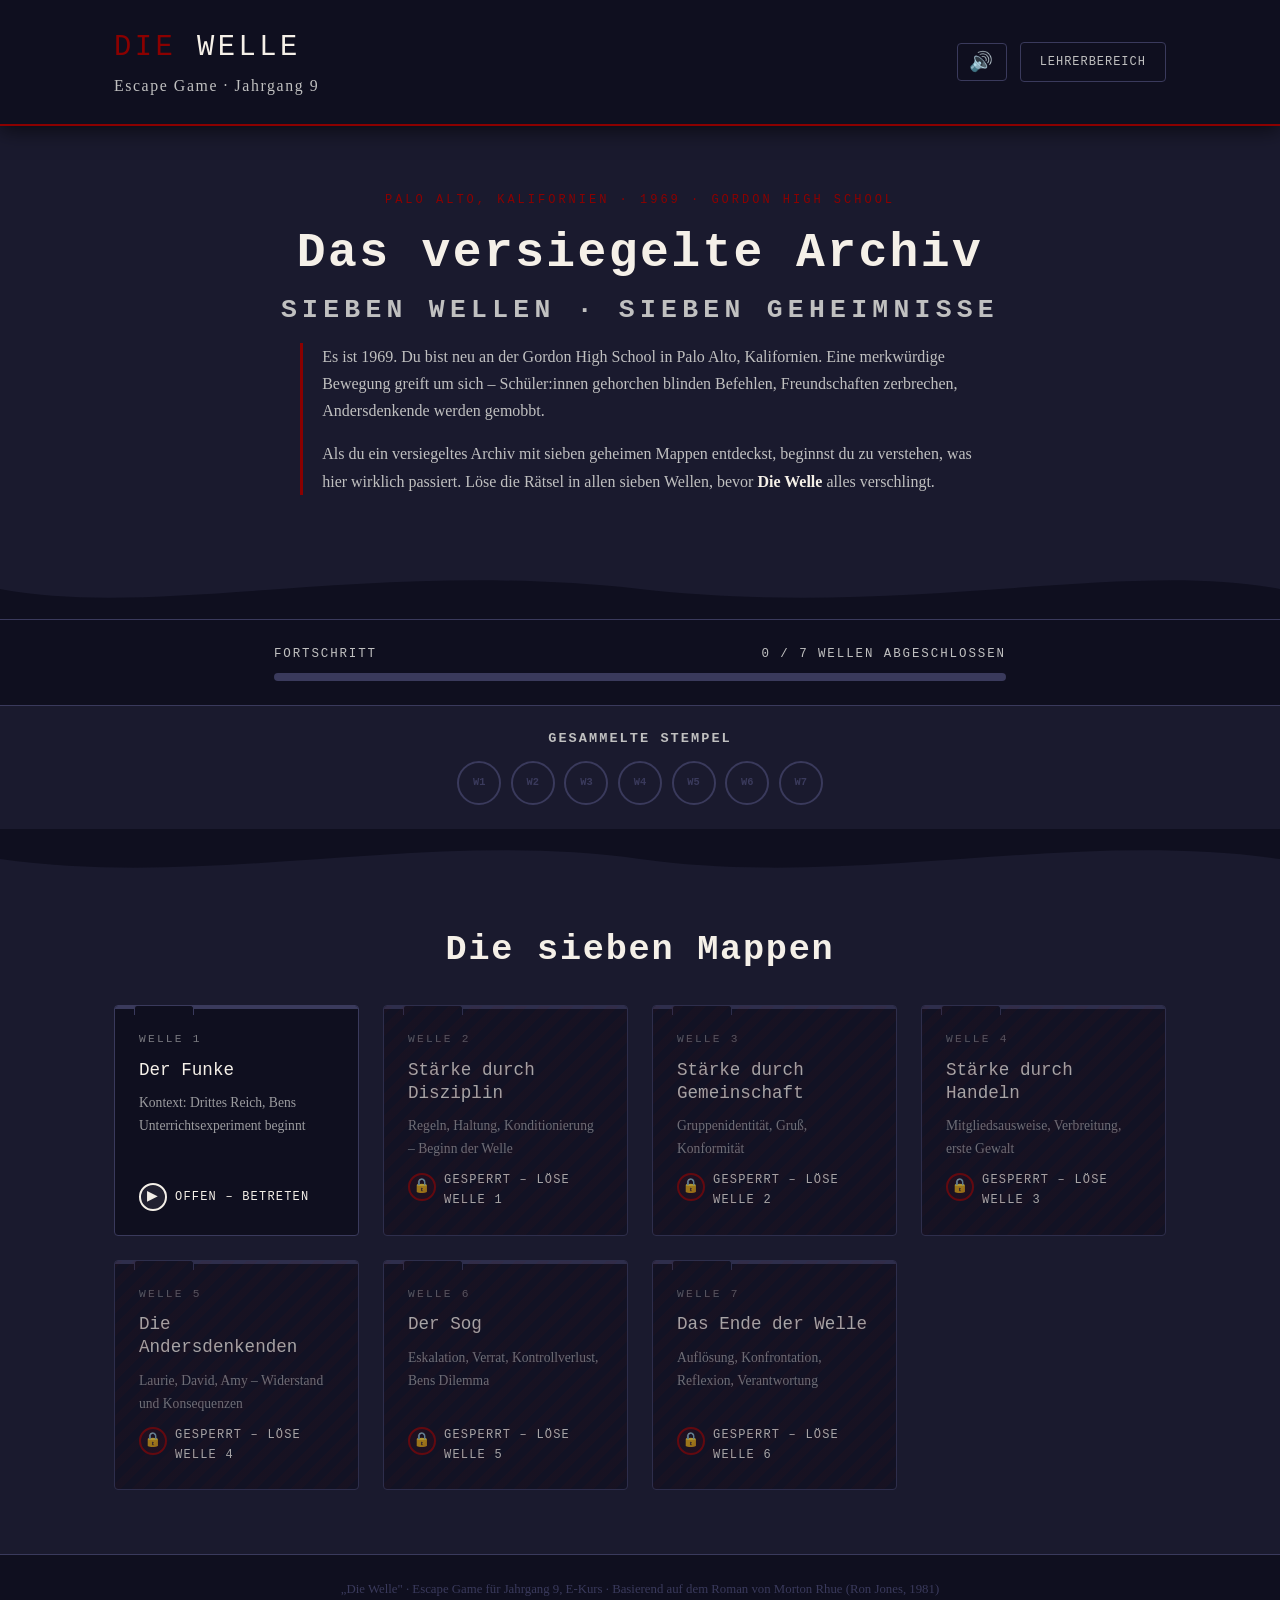
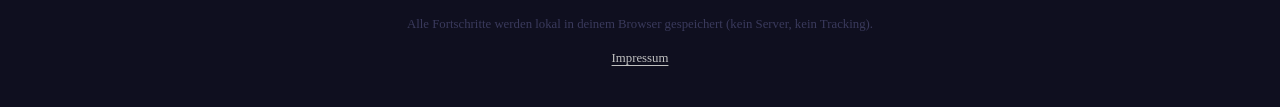
<file: wellen/welle4.html>
<!DOCTYPE html>
<html lang="de">
<head>
  <meta charset="UTF-8">
  <meta name="viewport" content="width=device-width, initial-scale=1.0">
  <title>Welle 4 – Stärke durch Handeln | Die Welle Escape Game</title>
  <link rel="stylesheet" href="../css/style.css">
</head>
<body>

<header class="site-header" role="banner">
  <div class="container">
    <a href="../index.html" class="site-title">
      <span>Die</span> Welle
      <span class="site-title__sub" style="font-size:0.55em; display:block; letter-spacing:0.1em; color:var(--color-highlight); font-family:Georgia,serif; font-weight:normal; text-transform:none;">Welle 4 von 7</span>
    </a>
    <div class="header-controls">
      <button class="btn btn--sound" id="sound-toggle" aria-label="Sound umschalten">🔊</button>
      <a href="../index.html" class="btn btn--ghost" style="font-size:0.75rem;">← Übersicht</a>
    </div>
  </div>
</header>

<div class="wave-header">
  <div class="container--narrow">
    <p class="wave-header__meta">Welle 4 · ★☆☆ bis ★★★</p>
    <h1 class="wave-header__title">Stärke durch Handeln</h1>
    <p class="wave-header__subtitle">Mitgliedsausweise, Denunziation, erste Gewalt – die Welle eskaliert.</p>
  </div>
</div>

<main>
<div class="container--narrow" style="padding-top:1.5rem; padding-bottom:3rem;">

  <div class="collapsible">
    <button class="collapsible__trigger" aria-expanded="false">
      Lernziele dieser Welle
      <span class="collapsible__arrow" aria-hidden="true">▼</span>
    </button>
    <div class="collapsible__body">
      <ul style="list-style:disc; padding-left:1.2rem; color:var(--color-highlight); font-size:0.92rem; line-height:1.8;">
        <li>Parallelen zwischen der Welle und NS-Strukturen (Denunziation, Abzeichen) erkennen</li>
        <li>Unterdrückung der Meinungsfreiheit als Warnsignal verstehen</li>
        <li>Lauries kritischen Mut als Modell für Zivilcourage analysieren</li>
      </ul>
    </div>
  </div>

  <div class="context-box">
    <p>Das dritte Motto lautet „Stärke durch Handeln". Die Welle bekommt Mitgliedsausweise. Brian Ammon beginnt, Mitschüler:innen zu melden, die nicht an der Welle teilnehmen. Erste körperliche Übergriffe finden statt.</p>
    <p>Laurie Saunders schreibt in der Schulzeitung einen kritischen Artikel über die Welle. Es ist ein mutiger Schritt – und sie wird dafür angefeindet. Die Welle hat ihre eigenen Regeln bekommen, die niemand geplant hat.</p>
  </div>

  <!-- TASK 1 -->
  <article class="task-block" id="task-block-1" aria-labelledby="t1-title">
    <div class="task__header">
      <span class="task__number">Aufgabe 1</span>
      <h2 class="task__title" id="t1-title">Die Mitgliedsausweise</h2>
      <span class="task__difficulty">★☆☆</span>
    </div>
    <p class="task__question">Was ist der Hauptzweck der Mitgliedsausweise, die in der Welle eingeführt werden?</p>

    <ul class="mc-options" role="radiogroup">
      <li class="mc-option"><input type="radio" name="mc1" id="mc1-a" value="0"><label for="mc1-a">a) Sie dienen als Eintrittskarten für Schulveranstaltungen der Welle</label></li>
      <li class="mc-option"><input type="radio" name="mc1" id="mc1-b" value="1"><label for="mc1-b">b) Sie unterscheiden Mitglieder von Nicht-Mitgliedern und verleihen Status innerhalb der Gruppe</label></li>
      <li class="mc-option"><input type="radio" name="mc1" id="mc1-c" value="2"><label for="mc1-c">c) Sie ersetzen die Schulausweise und werden von der Schulleitung ausgegeben</label></li>
      <li class="mc-option"><input type="radio" name="mc1" id="mc1-d" value="3"><label for="mc1-d">d) Sie ermöglichen den Mitgliedern Vorteile im Unterricht und bei Prüfungen</label></li>
    </ul>
    <button class="btn btn--primary mt-2 mc-submit" id="mc1-submit">Antwort prüfen</button>
  </article>

  <!-- TASK 2 -->
  <article class="task-block task--locked" id="task-block-2" aria-labelledby="t2-title">
    <div class="task__header">
      <span class="task__number">Aufgabe 2</span>
      <h2 class="task__title" id="t2-title">Richtig oder Falsch?</h2>
      <span class="task__difficulty">★☆☆</span>
    </div>
    <p class="task__question">Beurteile die Aussagen über die Ereignisse in Welle 4.</p>

    <table class="tf-table" role="table">
      <thead><tr><th scope="col">Aussage</th><th scope="col">Antwort</th></tr></thead>
      <tbody>
        <tr class="tf-row">
          <td>Brian Ammon meldet Mitschüler:innen, die sich weigern, an der Welle teilzunehmen, bei Ben Ross.</td>
          <td><div class="tf-buttons"><button class="tf-btn" data-val="r">Richtig</button><button class="tf-btn" data-val="f">Falsch</button></div></td>
        </tr>
        <tr class="tf-row">
          <td>Die Schulzeitung druckt kritische Artikel über die Welle – auf Initiative von Laurie Saunders.</td>
          <td><div class="tf-buttons"><button class="tf-btn" data-val="r">Richtig</button><button class="tf-btn" data-val="f">Falsch</button></div></td>
        </tr>
        <tr class="tf-row">
          <td>Es kommt zu körperlichen Übergriffen auf Schüler:innen, die nicht zur Welle gehören.</td>
          <td><div class="tf-buttons"><button class="tf-btn" data-val="r">Richtig</button><button class="tf-btn" data-val="f">Falsch</button></div></td>
        </tr>
        <tr class="tf-row">
          <td>Ben Ross verbietet sofort und entschieden weitere Gewalt, bevor sie eskaliert.</td>
          <td><div class="tf-buttons"><button class="tf-btn" data-val="r">Richtig</button><button class="tf-btn" data-val="f">Falsch</button></div></td>
        </tr>
      </tbody>
    </table>
    <button class="btn btn--primary mt-2 tf-submit" id="tf2-submit">Antworten prüfen</button>
  </article>

  <!-- TASK 3 -->
  <article class="task-block task--locked" id="task-block-3" aria-labelledby="t3-title">
    <div class="task__header">
      <span class="task__number">Aufgabe 3</span>
      <h2 class="task__title" id="t3-title">Rollen und Bedeutungen zuordnen</h2>
      <span class="task__difficulty">★★☆</span>
    </div>
    <p class="task__question">Ordne die Beschreibungen den richtigen Figuren oder Begriffen zu.</p>

    <div class="assignment-area">
      <div class="assignment-source">
        <h4>Beschreibungen</h4>
        <div id="assign3-source">
          <div class="dnd-item" draggable="true" data-value="Denunziant und Aufpasser">Denunziant und Aufpasser</div>
          <div class="dnd-item" draggable="true" data-value="Kontrollinstrument">Kontrollinstrument</div>
          <div class="dnd-item" draggable="true" data-value="Kritikerin in der Schulzeitung">Kritikerin in der Schulzeitung</div>
          <div class="dnd-item" draggable="true" data-value="Zeichen des Kontrollverlusts">Zeichen des Kontrollverlusts</div>
        </div>
      </div>
      <div class="assignment-targets">
        <h4>Zielfelder</h4>
        <div class="assign-target-row">
          <div class="assign-label">Brian Ammon</div>
          <div class="assign-drop" data-expected="Denunziant und Aufpasser"></div>
        </div>
        <div class="assign-target-row">
          <div class="assign-label">Mitgliedsausweise</div>
          <div class="assign-drop" data-expected="Kontrollinstrument"></div>
        </div>
        <div class="assign-target-row">
          <div class="assign-label">Laurie Saunders</div>
          <div class="assign-drop" data-expected="Kritikerin in der Schulzeitung"></div>
        </div>
        <div class="assign-target-row">
          <div class="assign-label">Erste Gewalt</div>
          <div class="assign-drop" data-expected="Zeichen des Kontrollverlusts"></div>
        </div>
      </div>
    </div>
    <button class="btn btn--primary mt-2 assign-submit" id="assign3-submit">Zuordnung prüfen</button>
  </article>

  <!-- TASK 4 -->
  <article class="task-block task--locked" id="task-block-4" aria-labelledby="t4-title">
    <div class="task__header">
      <span class="task__number">Aufgabe 4</span>
      <h2 class="task__title" id="t4-title">Ereignisse sortieren</h2>
      <span class="task__difficulty">★★☆</span>
    </div>
    <p class="task__question">Sortiere die Ereignisse aus Welle 4 chronologisch.</p>

    <ul class="sort-list" id="sort4-list">
      <li class="sort-item" data-value="B" draggable="true"><span class="sort-num">1</span><span>Brian beginnt, Mitschüler:innen bei Ross zu melden</span></li>
      <li class="sort-item" data-value="A" draggable="true"><span class="sort-num">2</span><span>Mitgliedsausweise werden als Erkennungszeichen eingeführt</span></li>
      <li class="sort-item" data-value="D" draggable="true"><span class="sort-num">3</span><span>Erste körperliche Auseinandersetzungen zwischen Wellen-Mitgliedern und Außenstehenden</span></li>
      <li class="sort-item" data-value="C" draggable="true"><span class="sort-num">4</span><span>Laurie schreibt einen kritischen Artikel in der Schulzeitung</span></li>
    </ul>
    <button class="btn btn--primary mt-2 sort-submit" id="sort4-submit">Reihenfolge prüfen</button>
  </article>

  <!-- TASK 5 -->
  <article class="task-block task--locked" id="task-block-5" aria-labelledby="t5-title">
    <div class="task__header">
      <span class="task__number">Aufgabe 5</span>
      <h2 class="task__title" id="t5-title">Analyse: Parallelen zur NS-Zeit</h2>
      <span class="task__difficulty">★★★</span>
    </div>
    <p class="task__question">Welche Parallelen zwischen der Welle in Kapitel 4 und dem Nationalsozialismus werden in diesem Abschnitt besonders deutlich? Wähle <strong>alle</strong> zutreffenden Aussagen.</p>

    <ul class="ms-options" role="group">
      <li class="ms-option"><input type="checkbox" id="ms5-0" value="0"><label for="ms5-0">Denunziation von Andersdenkenden – Mitglieder melden Abweichler an Autoritätspersonen</label></li>
      <li class="ms-option"><input type="checkbox" id="ms5-1" value="1"><label for="ms5-1">Abzeichen und Ausweise zur Kennzeichnung und Unterscheidung von Mitgliedern und Nicht-Mitgliedern</label></li>
      <li class="ms-option"><input type="checkbox" id="ms5-2" value="2"><label for="ms5-2">Unterdrückung der freien Meinungsäußerung und kritischer Stimmen (z.B. Schulzeitung)</label></li>
      <li class="ms-option"><input type="checkbox" id="ms5-3" value="3"><label for="ms5-3">Die Mitglieder sind alle gleichermaßen gebildet und handeln aus rationalen Gründen</label></li>
      <li class="ms-option"><input type="checkbox" id="ms5-4" value="4"><label for="ms5-4">Die Welle ist viel zu klein, um mit dem NS-Regime vergleichbar zu sein</label></li>
    </ul>

    <label for="ms5-text" style="font-size:0.85rem; color:var(--color-highlight); display:block; margin-top:0.5rem;">Begründung – wähle eine der Parallelen und erkläre sie genauer:</label>
    <textarea class="ms-textarea" id="ms5-text" placeholder="Welche Parallele erscheint dir besonders wichtig und warum? …"></textarea>

    <div class="tip-section">
      <button class="tip-request-btn" id="tip5-1" style="display:none;">★ Tipp 1</button>
      <div class="tip-box tip-box-1" id="tip-box5-1">
        <strong>Tipp 1:</strong> Denk an die Elemente, die Ben Ross in seine Bewegung einführt: Ausweise, das Melden von Abweichlern, das Verbieten kritischer Berichte. Wo hast du solche Strukturen aus der NS-Zeit kennengelernt?
      </div>
      <button class="tip-request-btn" id="tip5-2" style="display:none; margin-top:0.4rem;">★★ Tipp 2</button>
      <div class="tip-box tip-box-2" id="tip-box5-2">
        <strong>Tipp 2:</strong> Das Experiment zeigt nicht das Ausmaß des NS, sondern seine <em>Mechanismen</em>. Denunziation, Abzeichen und Zensur entstehen auch ohne böse Absicht – durch Gruppendruck und blinden Gehorsam.
      </div>
    </div>
    <button class="btn btn--primary mt-2 ms-submit" id="ms5-submit">Auswahl prüfen</button>
  </article>

  <!-- Code Challenge -->
  <section class="code-challenge hidden" id="code-challenge-section" aria-labelledby="code-title">
    <h3 id="code-title">Codewort-Rätsel</h3>
    <div class="code-challenge__clue">
      „Das Motto dieser Welle lautet ‚Stärke durch Handeln'. Das Schlüsselwort, das aktives, zielgerichtetes Tun beschreibt – das Handeln selbst, das die Mitglieder in Bewegung bringt und zur Denunziation, zur Überwachung und zur Gewalt führt – ist das Codewort dieser Mappe. Es ist ein deutsches Wort für bewusstes, aktives Handeln."
    </div>
    <div class="code-input-row">
      <input type="text" class="code-input" placeholder="CODEWORT EINGEBEN" maxlength="20" autocomplete="off" autocapitalize="characters" spellcheck="false" aria-label="Codewort eingeben">
      <button class="btn btn--danger code-submit">Codewort prüfen</button>
    </div>
    <div class="feedback code-feedback" style="margin-top:0.8rem;" role="alert" aria-live="polite"></div>
  </section>

  <div class="wave-complete-banner" id="wave-complete-banner" role="alert" aria-live="polite">
    <h2>Welle 4 abgeschlossen!</h2>
    <p>Die Mappe öffnet sich. Der Inhalt erschüttert dich …</p>
    <div class="unlock-code-display"></div>
    <p style="font-size:0.88rem; color:var(--color-highlight); margin-bottom:1rem;">Das Codewort beschreibt das aktive Handeln, das die Welle antreibt – und das Gefährlichste daran macht.</p>
    <a href="welle5.html" class="btn btn--primary next-wave-btn hidden">Weiter zu Welle 5 →</a>
    <a href="../index.html" class="btn btn--ghost" style="margin-left:0.5rem;">← Übersicht</a>
  </div>

  <div class="reflection-box">
    <h3>Reflexion</h3>
    <p style="color:var(--color-highlight); font-size:0.9rem; margin-bottom:0.6rem;">Laurie braucht Mut, um gegen die Mehrheit zu schreiben. Was hält Menschen davon ab, gegen eine mächtige Gruppe die Meinung zu sagen? Was hätte dich in ihrer Situation gestärkt oder gehemmt?</p>
    <textarea class="reflection-textarea" placeholder="Deine Gedanken …"></textarea>
  </div>

  <nav class="nav-back">
    <a href="welle3.html" class="btn btn--ghost">← Welle 3</a>
    <a href="../index.html" class="btn btn--ghost">Übersicht</a>
    <a href="welle5.html" class="btn btn--ghost">Welle 5 →</a>
  </nav>

</div>
</main>

<footer class="site-footer" role="contentinfo">
  <div class="container"><p>„Die Welle" Escape Game · Welle 4: Stärke durch Handeln</p></div>
</footer>

<script src="../js/sound.js"></script>
<script src="../js/ambient.js"></script>
<script src="../js/main.js"></script>
<script src="../js/aufgaben.js"></script>
<script>
  const WAVE_N = 4;

  document.querySelectorAll('.collapsible__trigger').forEach(t => {
    t.addEventListener('click', () => {
      const open = t.getAttribute('aria-expanded') === 'true';
      t.setAttribute('aria-expanded', !open);
      t.nextElementSibling.classList.toggle('open', !open);
    });
  });

  if (!DW.isWaveUnlocked(WAVE_N)) window.location.href = '../index.html';

  Aufgaben.initWavePage(WAVE_N);
  AmbientMusic.waitForInteraction(WAVE_N);
  Aufgaben.initMC(WAVE_N, 1, 1);
  // TF: r, r, r, r (all true – Ben did forbid it but too late)
  Aufgaben.initTF(WAVE_N, 2, ['r','r','r','r']);
  Aufgaben.initAssignment(WAVE_N, 3, []);
  Aufgaben.initSorting(WAVE_N, 4, ['A','B','C','D']);
  Aufgaben.initMS(WAVE_N, 5, [0,1,2], true);

  (function() {
    const t1 = document.querySelector('#tip5-1'), b1 = document.querySelector('#tip-box5-1');
    const t2 = document.querySelector('#tip5-2'), b2 = document.querySelector('#tip-box5-2');
    if (t1) { setTimeout(() => t1.style.display='inline-block', 60000); t1.addEventListener('click', () => { b1.classList.add('show'); t1.style.display='none'; }); }
    if (t2) { setTimeout(() => t2.style.display='inline-block', 120000); t2.addEventListener('click', () => { b2.classList.add('show'); t2.style.display='none'; }); }
  })();

  Aufgaben.initCodeChallenge(WAVE_N, 'AKTION');
</script>
</body>
</html>
</file>
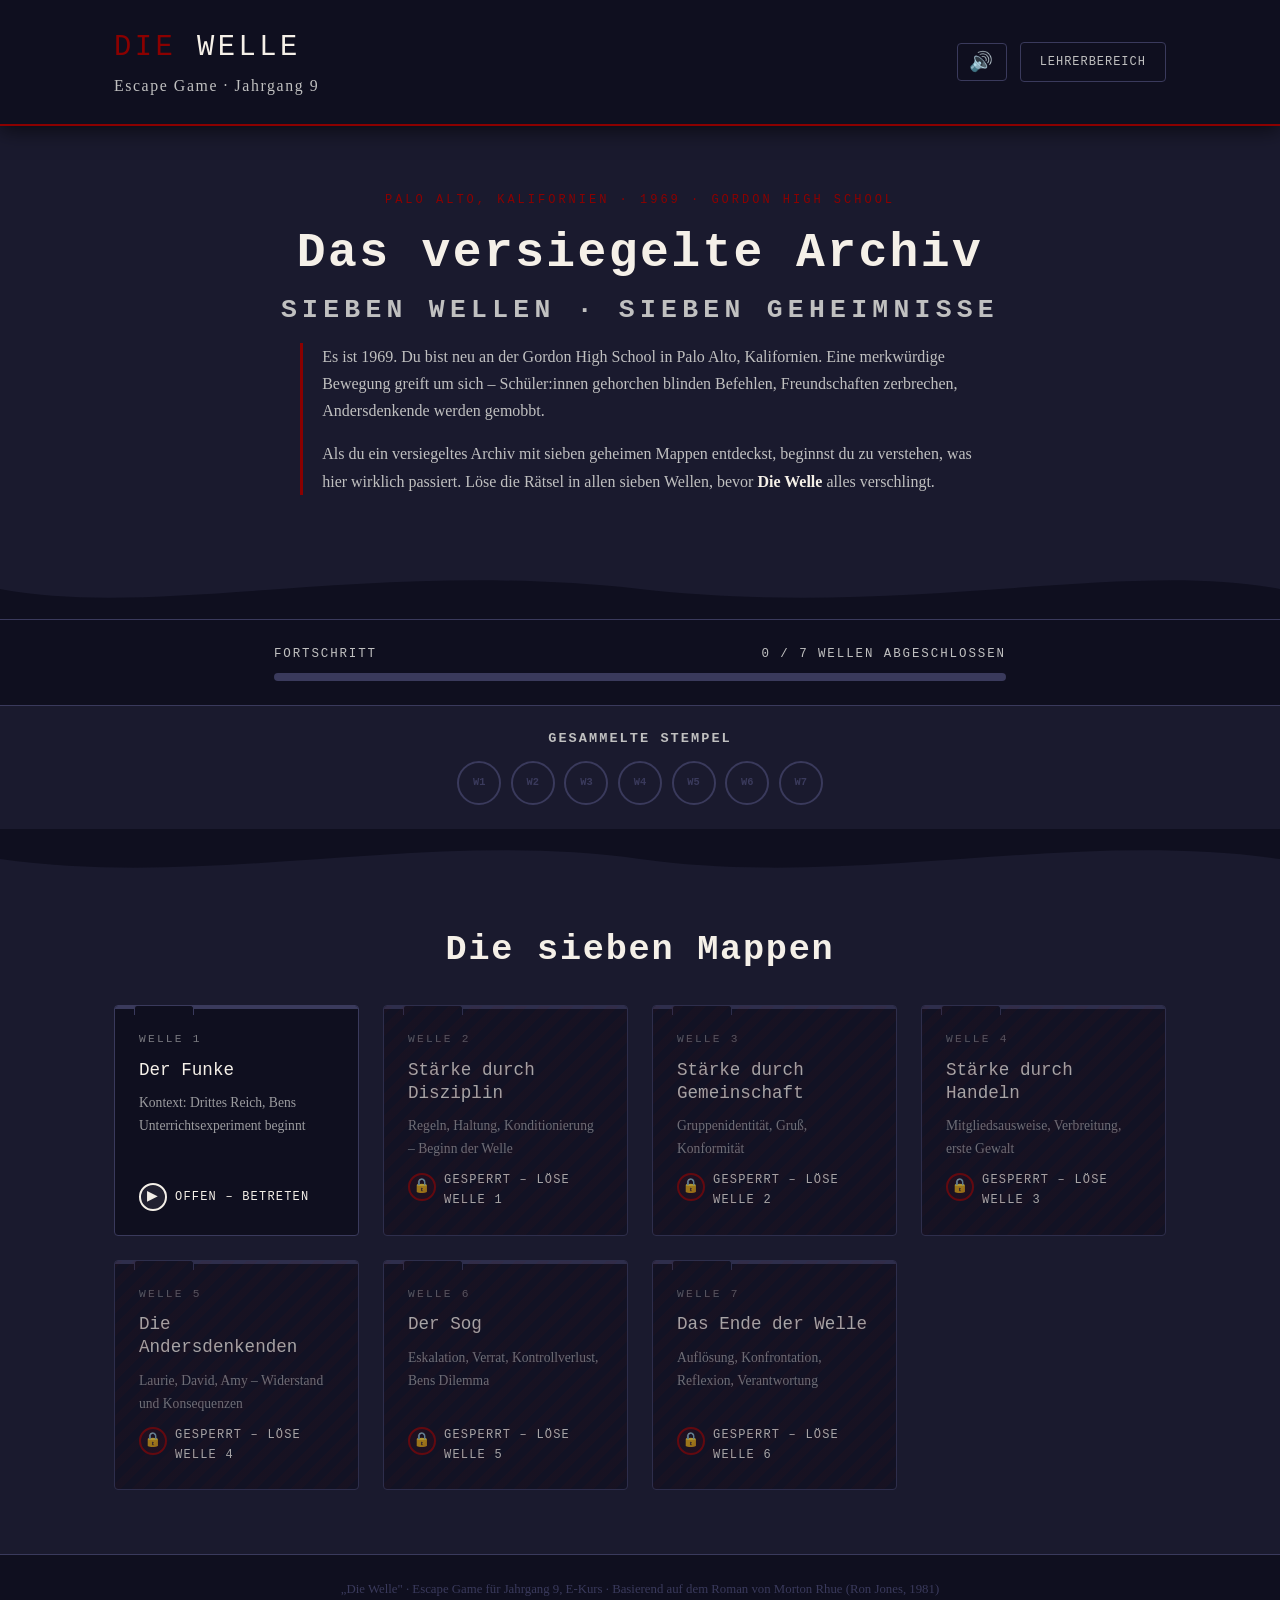
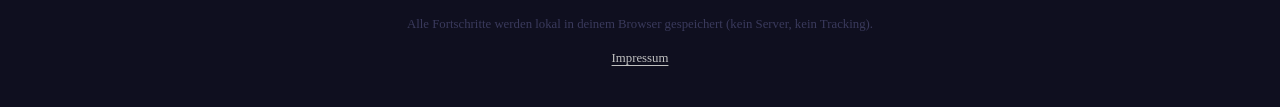
<file: wellen/welle5.html>
<!DOCTYPE html>
<html lang="de">
<head>
  <meta charset="UTF-8">
  <meta name="viewport" content="width=device-width, initial-scale=1.0">
  <title>Welle 5 – Die Andersdenkenden | Die Welle Escape Game</title>
  <link rel="stylesheet" href="../css/style.css">
</head>
<body>

<header class="site-header" role="banner">
  <div class="container">
    <a href="../index.html" class="site-title">
      <span>Die</span> Welle
      <span class="site-title__sub" style="font-size:0.55em; display:block; letter-spacing:0.1em; color:var(--color-highlight); font-family:Georgia,serif; font-weight:normal; text-transform:none;">Welle 5 von 7</span>
    </a>
    <div class="header-controls">
      <button class="btn btn--sound" id="sound-toggle" aria-label="Sound umschalten">🔊</button>
      <a href="../index.html" class="btn btn--ghost" style="font-size:0.75rem;">← Übersicht</a>
    </div>
  </div>
</header>

<div class="wave-header">
  <div class="container--narrow">
    <p class="wave-header__meta">Welle 5 · ★☆☆ bis ★★★</p>
    <h1 class="wave-header__title">Die Andersdenkenden</h1>
    <p class="wave-header__subtitle">Laurie, David, Amy – Widerstand und seine persönlichen Kosten.</p>
  </div>
</div>

<main>
<div class="container--narrow" style="padding-top:1.5rem; padding-bottom:3rem;">

  <div class="collapsible">
    <button class="collapsible__trigger" aria-expanded="false">
      Lernziele dieser Welle
      <span class="collapsible__arrow" aria-hidden="true">▼</span>
    </button>
    <div class="collapsible__body">
      <ul style="list-style:disc; padding-left:1.2rem; color:var(--color-highlight); font-size:0.92rem; line-height:1.8;">
        <li>Zivilcourage als aktive Haltung gegen Gruppenkonformität verstehen</li>
        <li>Die psychologischen Kosten von Widerstand gegen eine Mehrheit erkennen</li>
        <li>Davids Zerrissenheit als Modell für Mitläufertum analysieren</li>
      </ul>
    </div>
  </div>

  <div class="context-box">
    <p>Laurie und David geraten in einen heftigen Streit. Er will, dass sie aufhört, die Welle zu kritisieren. Sie weigert sich. In einem Moment der Wut schubst David sie – und erschrickt sofort über sich selbst.</p>
    <p>Lauries Eltern sind besorgt. Ehemalige Wellenmitglieder beginnen zu zweifeln. Doch die Welle zieht immer weitere Kreise. Laurie und David beschließen gemeinsam: Die Welle muss gestoppt werden.</p>
  </div>

  <!-- TASK 1 -->
  <article class="task-block" id="task-block-1" aria-labelledby="t1-title">
    <div class="task__header">
      <span class="task__number">Aufgabe 1</span>
      <h2 class="task__title" id="t1-title">Der Konflikt zwischen Laurie und David</h2>
      <span class="task__difficulty">★☆☆</span>
    </div>
    <p class="task__question">Warum geraten Laurie und David in einen ernsthaften Streit?</p>

    <ul class="mc-options" role="radiogroup">
      <li class="mc-option"><input type="radio" name="mc1" id="mc1-a" value="0"><label for="mc1-a">a) David ist eifersüchtig, weil Laurie mehr Zeit mit anderen verbringt</label></li>
      <li class="mc-option"><input type="radio" name="mc1" id="mc1-b" value="1"><label for="mc1-b">b) David will, dass Laurie aufhört, die Welle öffentlich zu kritisieren – Laurie sieht die Gefahr, David glaubt noch an die Welle</label></li>
      <li class="mc-option"><input type="radio" name="mc1" id="mc1-c" value="2"><label for="mc1-c">c) Laurie ist neidisch auf Davids Erfolge als Wellenführer</label></li>
      <li class="mc-option"><input type="radio" name="mc1" id="mc1-d" value="3"><label for="mc1-d">d) David findet, dass Laurie zu viel Zeit mit dem Schreiben verbringt statt mit ihm</label></li>
    </ul>
    <button class="btn btn--primary mt-2 mc-submit" id="mc1-submit">Antwort prüfen</button>
  </article>

  <!-- TASK 2 -->
  <article class="task-block task--locked" id="task-block-2" aria-labelledby="t2-title">
    <div class="task__header">
      <span class="task__number">Aufgabe 2</span>
      <h2 class="task__title" id="t2-title">Richtig oder Falsch?</h2>
      <span class="task__difficulty">★☆☆</span>
    </div>
    <p class="task__question">Beurteile die Aussagen über die Ereignisse in Welle 5.</p>

    <table class="tf-table" role="table">
      <thead><tr><th scope="col">Aussage</th><th scope="col">Antwort</th></tr></thead>
      <tbody>
        <tr class="tf-row">
          <td>Lauries Eltern machen sich Sorgen und unterstützen ihr kritisches Engagement gegen die Welle.</td>
          <td><div class="tf-buttons"><button class="tf-btn" data-val="r">Richtig</button><button class="tf-btn" data-val="f">Falsch</button></div></td>
        </tr>
        <tr class="tf-row">
          <td>David schubst Laurie in einem Moment des Streits körperlich.</td>
          <td><div class="tf-buttons"><button class="tf-btn" data-val="r">Richtig</button><button class="tf-btn" data-val="f">Falsch</button></div></td>
        </tr>
        <tr class="tf-row">
          <td>David bereut sein Verhalten unmittelbar danach und ist bestürzt über sich selbst.</td>
          <td><div class="tf-buttons"><button class="tf-btn" data-val="r">Richtig</button><button class="tf-btn" data-val="f">Falsch</button></div></td>
        </tr>
        <tr class="tf-row">
          <td>Laurie gibt nach dem Streit mit David auf und beendet ihren Widerstand gegen die Welle.</td>
          <td><div class="tf-buttons"><button class="tf-btn" data-val="r">Richtig</button><button class="tf-btn" data-val="f">Falsch</button></div></td>
        </tr>
      </tbody>
    </table>
    <button class="btn btn--primary mt-2 tf-submit" id="tf2-submit">Antworten prüfen</button>
  </article>

  <!-- TASK 3 -->
  <article class="task-block task--locked" id="task-block-3" aria-labelledby="t3-title">
    <div class="task__header">
      <span class="task__number">Aufgabe 3</span>
      <h2 class="task__title" id="t3-title">Figuren und Rollen zuordnen</h2>
      <span class="task__difficulty">★★☆</span>
    </div>
    <p class="task__question">Ordne den Figuren ihre Rolle in diesem Abschnitt zu.</p>

    <div class="assignment-area">
      <div class="assignment-source">
        <h4>Beschreibungen</h4>
        <div id="assign3-source">
          <div class="dnd-item" draggable="true" data-value="Hauptkritikerin der Welle">Hauptkritikerin der Welle</div>
          <div class="dnd-item" draggable="true" data-value="Besorgte Unterstützer">Besorgte Unterstützer</div>
          <div class="dnd-item" draggable="true" data-value="Zerrissen zwischen Welle und Laurie">Zerrissen zwischen Welle und Laurie</div>
          <div class="dnd-item" draggable="true" data-value="Beginnen zu zweifeln">Beginnen zu zweifeln</div>
        </div>
      </div>
      <div class="assignment-targets">
        <h4>Zielfelder</h4>
        <div class="assign-target-row">
          <div class="assign-label">Laurie Saunders</div>
          <div class="assign-drop" data-expected="Hauptkritikerin der Welle"></div>
        </div>
        <div class="assign-target-row">
          <div class="assign-label">Lauries Eltern</div>
          <div class="assign-drop" data-expected="Besorgte Unterstützer"></div>
        </div>
        <div class="assign-target-row">
          <div class="assign-label">David Collins</div>
          <div class="assign-drop" data-expected="Zerrissen zwischen Welle und Laurie"></div>
        </div>
        <div class="assign-target-row">
          <div class="assign-label">Ehemalige Mitglieder</div>
          <div class="assign-drop" data-expected="Beginnen zu zweifeln"></div>
        </div>
      </div>
    </div>
    <button class="btn btn--primary mt-2 assign-submit" id="assign3-submit">Zuordnung prüfen</button>
  </article>

  <!-- TASK 4 -->
  <article class="task-block task--locked" id="task-block-4" aria-labelledby="t4-title">
    <div class="task__header">
      <span class="task__number">Aufgabe 4</span>
      <h2 class="task__title" id="t4-title">Ereignisse sortieren</h2>
      <span class="task__difficulty">★★☆</span>
    </div>
    <p class="task__question">Bringe die Ereignisse in die richtige Reihenfolge.</p>

    <ul class="sort-list" id="sort4-list">
      <li class="sort-item" data-value="C" draggable="true"><span class="sort-num">1</span><span>David bereut seine Tat sofort und ist erschüttert über sein eigenes Verhalten</span></li>
      <li class="sort-item" data-value="A" draggable="true"><span class="sort-num">2</span><span>Laurie und David streiten heftig über die Welle und Lauries Kritik daran</span></li>
      <li class="sort-item" data-value="D" draggable="true"><span class="sort-num">3</span><span>Gemeinsam beschließen Laurie und David, die Welle zu stoppen</span></li>
      <li class="sort-item" data-value="B" draggable="true"><span class="sort-num">4</span><span>David schubst Laurie in einem unkontrollierten Moment</span></li>
    </ul>
    <button class="btn btn--primary mt-2 sort-submit" id="sort4-submit">Reihenfolge prüfen</button>
  </article>

  <!-- TASK 5 -->
  <article class="task-block task--locked" id="task-block-5" aria-labelledby="t5-title">
    <div class="task__header">
      <span class="task__number">Aufgabe 5</span>
      <h2 class="task__title" id="t5-title">Analyse: Davids Verhalten und Gruppeneinfluss</h2>
      <span class="task__difficulty">★★★</span>
    </div>
    <p class="task__question">Was zeigt Davids körperliche Reaktion gegenüber Laurie über den psychologischen Einfluss der Welle? Wähle <strong>alle</strong> zutreffenden Aussagen.</p>

    <ul class="ms-options" role="group">
      <li class="ms-option"><input type="checkbox" id="ms5-0" value="0"><label for="ms5-0">Die Welle hat Davids Charakter und sein Verhalten gegenüber anderen grundlegend verändert</label></li>
      <li class="ms-option"><input type="checkbox" id="ms5-1" value="1"><label for="ms5-1">Gruppendenken kann enge Freundschaften zersetzen und zerstören</label></li>
      <li class="ms-option"><input type="checkbox" id="ms5-2" value="2"><label for="ms5-2">Manipulation und Indoktrination können zu Gewalt gegen nahestehende Menschen führen</label></li>
      <li class="ms-option"><input type="checkbox" id="ms5-3" value="3"><label for="ms5-3">David ist von Natur aus ein aggressiver Mensch – die Welle hat damit nichts zu tun</label></li>
      <li class="ms-option"><input type="checkbox" id="ms5-4" value="4"><label for="ms5-4">Wer Mitglied einer Gruppe ist, kann sich immer frei von deren Einfluss entscheiden</label></li>
    </ul>

    <label for="ms5-text" style="font-size:0.85rem; color:var(--color-highlight); display:block; margin-top:0.5rem;">Begründung:</label>
    <textarea class="ms-textarea" id="ms5-text" placeholder="Was sagt dieser Moment über die Macht des Gruppendrucks? Erkläre Davids Situation …"></textarea>

    <div class="tip-section">
      <button class="tip-request-btn" id="tip5-1" style="display:none;">★ Tipp 1</button>
      <div class="tip-box tip-box-1" id="tip-box5-1">
        <strong>Tipp 1:</strong> David ist kein schlechter Mensch – aber er ist ein Mensch, der unter starkem Gruppeneinfluss steht. Was passiert, wenn eine Gruppe beginnt, unsere Werte zu überschreiben?
      </div>
      <button class="tip-request-btn" id="tip5-2" style="display:none; margin-top:0.4rem;">★★ Tipp 2</button>
      <div class="tip-box tip-box-2" id="tip-box5-2">
        <strong>Tipp 2:</strong> Davids sofortige Reue zeigt, dass er noch er selbst ist – aber die Welle hat ihn trotzdem dazu gebracht, jemanden zu verletzen, den er liebt. Das ist der eigentliche Schrecken der Geschichte.
      </div>
    </div>
    <button class="btn btn--primary mt-2 ms-submit" id="ms5-submit">Auswahl prüfen</button>
  </article>

  <!-- Code Challenge -->
  <section class="code-challenge hidden" id="code-challenge-section" aria-labelledby="code-title">
    <h3 id="code-title">Codewort-Rätsel</h3>
    <div class="code-challenge__clue">
      „Laurie und David stellen sich gegen den Strom. Sie sagen Nein, wenn alle anderen Ja sagen. Sie riskieren ihre Freundschaften, ihre Beliebtheit, ihre Sicherheit. Was üben sie in diesem Kapitel – das genaue Gegenteil von blindem Gehorsam? Das ist das Codewort dieser Mappe."
    </div>
    <div class="code-input-row">
      <input type="text" class="code-input" placeholder="CODEWORT EINGEBEN" maxlength="20" autocomplete="off" autocapitalize="characters" spellcheck="false" aria-label="Codewort eingeben">
      <button class="btn btn--danger code-submit">Codewort prüfen</button>
    </div>
    <div class="feedback code-feedback" style="margin-top:0.8rem;" role="alert" aria-live="polite"></div>
  </section>

  <div class="wave-complete-banner" id="wave-complete-banner" role="alert" aria-live="polite">
    <h2>Welle 5 abgeschlossen!</h2>
    <p>Die fünfte Mappe liegt offen vor dir. Noch zwei Mappen und die Wahrheit ist vollständig …</p>
    <div class="unlock-code-display"></div>
    <p style="font-size:0.88rem; color:var(--color-highlight); margin-bottom:1rem;">Das Codewort ist das, was Laurie und David brauchen – und was blinden Gehorsam überwindet.</p>
    <a href="welle6.html" class="btn btn--primary next-wave-btn hidden">Weiter zu Welle 6 →</a>
    <a href="../index.html" class="btn btn--ghost" style="margin-left:0.5rem;">← Übersicht</a>
  </div>

  <div class="reflection-box">
    <h3>Reflexion</h3>
    <p style="color:var(--color-highlight); font-size:0.9rem; margin-bottom:0.6rem;">David tut seiner Freundin gegenüber etwas, das er im Nachhinein tief bereut. Kann jemand wirklich für eine Handlung verantwortlich gemacht werden, die durch Gruppenmanipulation ausgelöst wurde? Was denkst du?</p>
    <textarea class="reflection-textarea" placeholder="Deine Gedanken …"></textarea>
  </div>

  <nav class="nav-back">
    <a href="welle4.html" class="btn btn--ghost">← Welle 4</a>
    <a href="../index.html" class="btn btn--ghost">Übersicht</a>
    <a href="welle6.html" class="btn btn--ghost">Welle 6 →</a>
  </nav>

</div>
</main>

<footer class="site-footer" role="contentinfo">
  <div class="container"><p>„Die Welle" Escape Game · Welle 5: Die Andersdenkenden</p></div>
</footer>

<script src="../js/sound.js"></script>
<script src="../js/ambient.js"></script>
<script src="../js/main.js"></script>
<script src="../js/aufgaben.js"></script>
<script>
  const WAVE_N = 5;

  document.querySelectorAll('.collapsible__trigger').forEach(t => {
    t.addEventListener('click', () => {
      const open = t.getAttribute('aria-expanded') === 'true';
      t.setAttribute('aria-expanded', !open);
      t.nextElementSibling.classList.toggle('open', !open);
    });
  });

  if (!DW.isWaveUnlocked(WAVE_N)) window.location.href = '../index.html';

  Aufgaben.initWavePage(WAVE_N);
  AmbientMusic.waitForInteraction(WAVE_N);
  Aufgaben.initMC(WAVE_N, 1, 1);
  Aufgaben.initTF(WAVE_N, 2, ['r','r','r','f']);
  Aufgaben.initAssignment(WAVE_N, 3, []);
  Aufgaben.initSorting(WAVE_N, 4, ['A','B','C','D']);
  Aufgaben.initMS(WAVE_N, 5, [0,1,2], true);

  (function() {
    const t1 = document.querySelector('#tip5-1'), b1 = document.querySelector('#tip-box5-1');
    const t2 = document.querySelector('#tip5-2'), b2 = document.querySelector('#tip-box5-2');
    if (t1) { setTimeout(() => t1.style.display='inline-block', 60000); t1.addEventListener('click', () => { b1.classList.add('show'); t1.style.display='none'; }); }
    if (t2) { setTimeout(() => t2.style.display='inline-block', 120000); t2.addEventListener('click', () => { b2.classList.add('show'); t2.style.display='none'; }); }
  })();

  Aufgaben.initCodeChallenge(WAVE_N, 'WIDERSTAND');
</script>
</body>
</html>
</file>
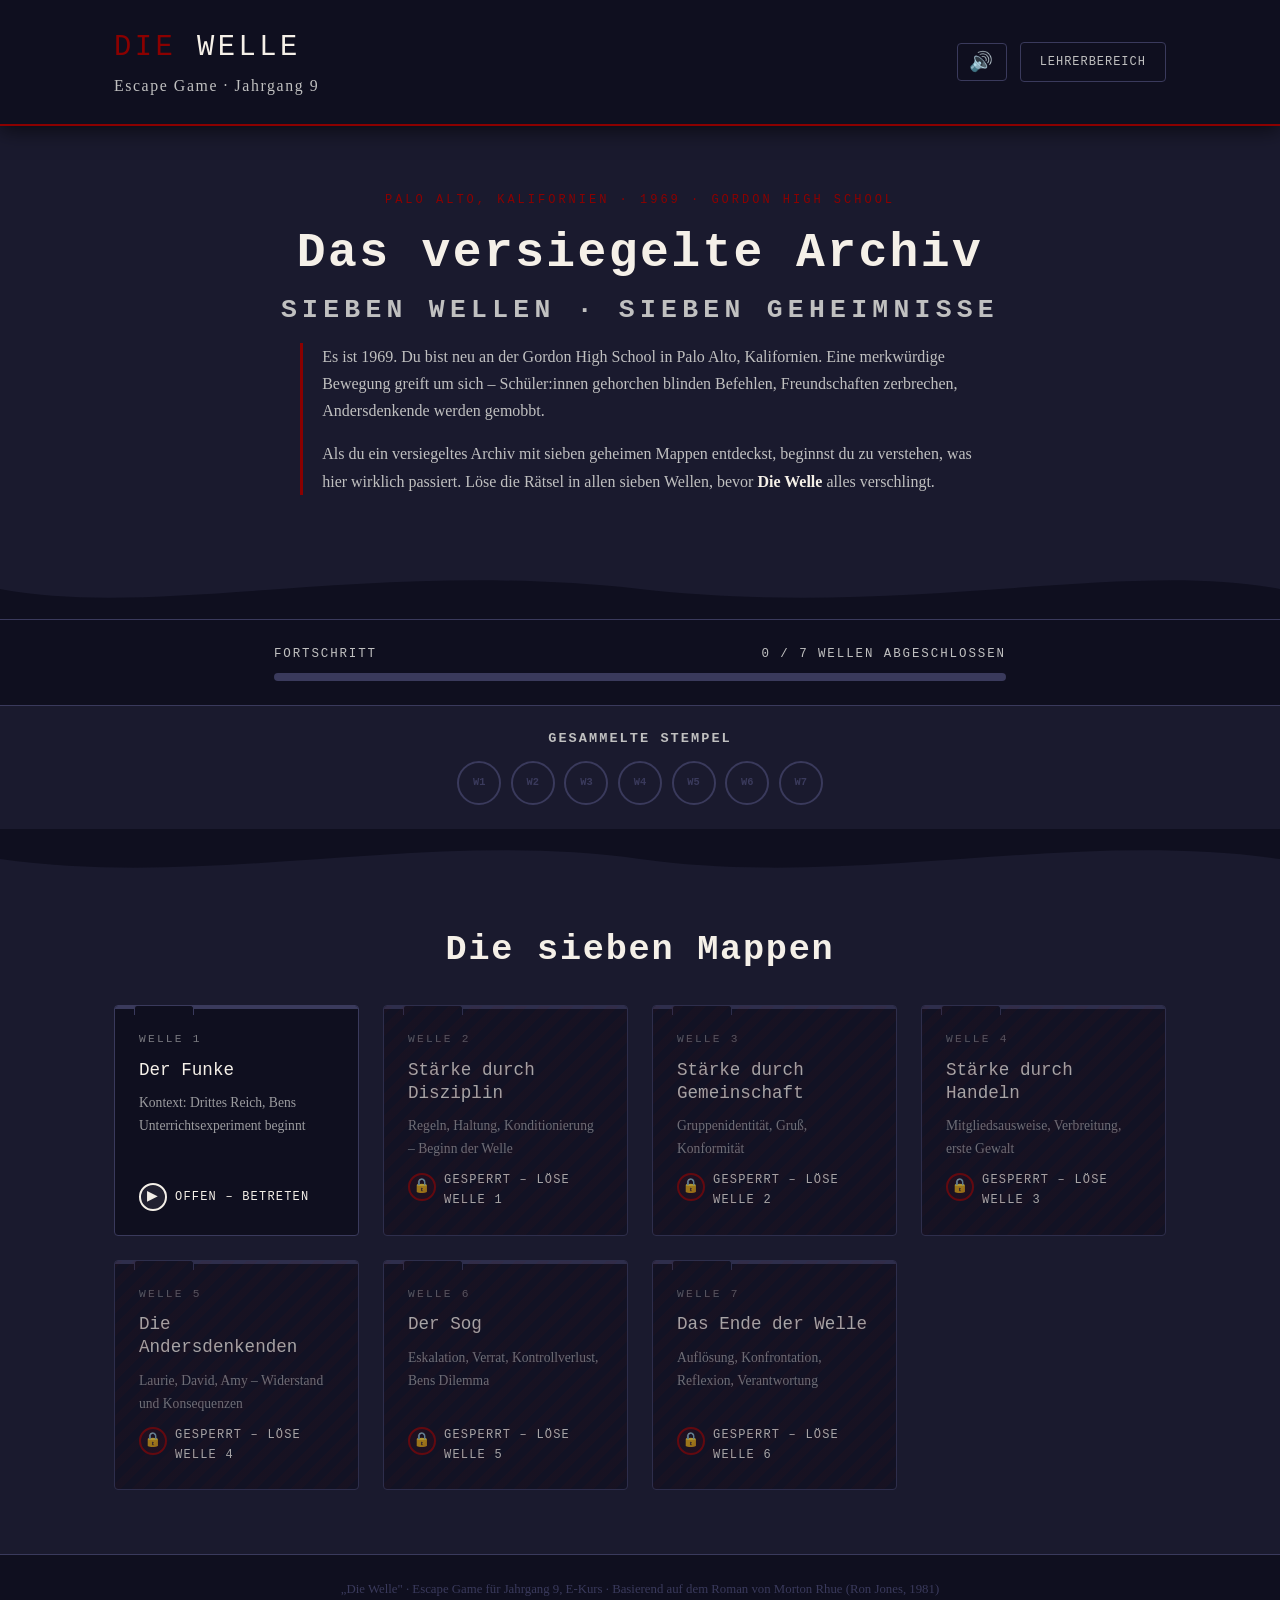
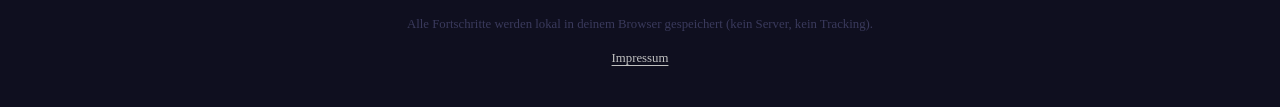
<file: wellen/welle6.html>
<!DOCTYPE html>
<html lang="de">
<head>
  <meta charset="UTF-8">
  <meta name="viewport" content="width=device-width, initial-scale=1.0">
  <title>Welle 6 – Der Sog | Die Welle Escape Game</title>
  <link rel="stylesheet" href="../css/style.css">
</head>
<body>

<header class="site-header" role="banner">
  <div class="container">
    <a href="../index.html" class="site-title">
      <span>Die</span> Welle
      <span class="site-title__sub" style="font-size:0.55em; display:block; letter-spacing:0.1em; color:var(--color-highlight); font-family:Georgia,serif; font-weight:normal; text-transform:none;">Welle 6 von 7</span>
    </a>
    <div class="header-controls">
      <button class="btn btn--sound" id="sound-toggle" aria-label="Sound umschalten">🔊</button>
      <a href="../index.html" class="btn btn--ghost" style="font-size:0.75rem;">← Übersicht</a>
    </div>
  </div>
</header>

<div class="wave-header">
  <div class="container--narrow">
    <p class="wave-header__meta">Welle 6 · ★☆☆ bis ★★★</p>
    <h1 class="wave-header__title">Der Sog</h1>
    <p class="wave-header__subtitle">Eskalation, Verrat, Kontrollverlust – Ben Ross erkennt, was er angerichtet hat.</p>
  </div>
</div>

<main>
<div class="container--narrow" style="padding-top:1.5rem; padding-bottom:3rem;">

  <div class="collapsible">
    <button class="collapsible__trigger" aria-expanded="false">
      Lernziele dieser Welle
      <span class="collapsible__arrow" aria-hidden="true">▼</span>
    </button>
    <div class="collapsible__body">
      <ul style="list-style:disc; padding-left:1.2rem; color:var(--color-highlight); font-size:0.92rem; line-height:1.8;">
        <li>Die Verantwortung von Autoritätspersonen für ihre Entscheidungen und deren Folgen reflektieren</li>
        <li>Die Eigendynamik sozialer Bewegungen und Gruppen verstehen</li>
        <li>Bens Schuld und seine Rolle als Auslöser kritisch bewerten</li>
      </ul>
    </div>
  </div>

  <div class="context-box">
    <p>Ben Ross starrt auf sein Klassenbuch. Was hat er getan? Die Welle hat sich verselbstständigt. Schüler:innen aus anderen Klassen, anderen Schulen – alle wollen mitmachen. Robert Billings, der einstige Außenseiter, ist jetzt sein selbsternannter Leibwächter.</p>
    <p>Der Schulleiter bestellt Ben ein. Die Lage ist ernst. In dieser Nacht trifft Ben eine Entscheidung: Die Welle endet morgen. Aber wie?</p>
  </div>

  <!-- TASK 1 -->
  <article class="task-block" id="task-block-1" aria-labelledby="t1-title">
    <div class="task__header">
      <span class="task__number">Aufgabe 1</span>
      <h2 class="task__title" id="t1-title">Bens Erkenntnis</h2>
      <span class="task__difficulty">★☆☆</span>
    </div>
    <p class="task__question">Wann erkennt Ben Ross, dass sein Experiment außer Kontrolle geraten ist?</p>

    <ul class="mc-options" role="radiogroup">
      <li class="mc-option"><input type="radio" name="mc1" id="mc1-a" value="0"><label for="mc1-a">a) Als die erste körperliche Auseinandersetzung unter Schüler:innen stattfindet</label></li>
      <li class="mc-option"><input type="radio" name="mc1" id="mc1-b" value="1"><label for="mc1-b">b) Als er merkt, dass die Welle ein eigenständiges Leben entwickelt hat, das er nicht mehr steuern und kontrollieren kann</label></li>
      <li class="mc-option"><input type="radio" name="mc1" id="mc1-c" value="2"><label for="mc1-c">c) Als der Schulleiter ihn zum ersten Mal zur Rede stellt</label></li>
      <li class="mc-option"><input type="radio" name="mc1" id="mc1-d" value="3"><label for="mc1-d">d) Als Laurie ihren kritischen Artikel in der Schulzeitung veröffentlicht</label></li>
    </ul>
    <button class="btn btn--primary mt-2 mc-submit" id="mc1-submit">Antwort prüfen</button>
  </article>

  <!-- TASK 2 -->
  <article class="task-block task--locked" id="task-block-2" aria-labelledby="t2-title">
    <div class="task__header">
      <span class="task__number">Aufgabe 2</span>
      <h2 class="task__title" id="t2-title">Richtig oder Falsch?</h2>
      <span class="task__difficulty">★☆☆</span>
    </div>
    <p class="task__question">Beurteile die Aussagen über die Ereignisse in Welle 6.</p>

    <table class="tf-table" role="table">
      <thead><tr><th scope="col">Aussage</th><th scope="col">Antwort</th></tr></thead>
      <tbody>
        <tr class="tf-row">
          <td>Robert Billings wird Bens selbsternannter persönlicher Leibwächter.</td>
          <td><div class="tf-buttons"><button class="tf-btn" data-val="r">Richtig</button><button class="tf-btn" data-val="f">Falsch</button></div></td>
        </tr>
        <tr class="tf-row">
          <td>Der Schulleiter lobt Ben Ross für den Erfolg seines pädagogischen Experiments.</td>
          <td><div class="tf-buttons"><button class="tf-btn" data-val="r">Richtig</button><button class="tf-btn" data-val="f">Falsch</button></div></td>
        </tr>
        <tr class="tf-row">
          <td>Ben Ross beschließt, das Experiment am nächsten Tag zu beenden.</td>
          <td><div class="tf-buttons"><button class="tf-btn" data-val="r">Richtig</button><button class="tf-btn" data-val="f">Falsch</button></div></td>
        </tr>
        <tr class="tf-row">
          <td>Die Schüler:innen wissen bereits, dass Ben das Ende der Welle plant.</td>
          <td><div class="tf-buttons"><button class="tf-btn" data-val="r">Richtig</button><button class="tf-btn" data-val="f">Falsch</button></div></td>
        </tr>
      </tbody>
    </table>
    <button class="btn btn--primary mt-2 tf-submit" id="tf2-submit">Antworten prüfen</button>
  </article>

  <!-- TASK 3 -->
  <article class="task-block task--locked" id="task-block-3" aria-labelledby="t3-title">
    <div class="task__header">
      <span class="task__number">Aufgabe 3</span>
      <h2 class="task__title" id="t3-title">Rollen in der Eskalation zuordnen</h2>
      <span class="task__difficulty">★★☆</span>
    </div>
    <p class="task__question">Ordne die Figuren und Begriffe ihren Beschreibungen zu.</p>

    <div class="assignment-area">
      <div class="assignment-source">
        <h4>Beschreibungen</h4>
        <div id="assign3-source">
          <div class="dnd-item" draggable="true" data-value="Konfrontiert Ross mit den Folgen">Konfrontiert Ross mit den Folgen</div>
          <div class="dnd-item" draggable="true" data-value="Selbsternannter Leibwächter">Selbsternannter Leibwächter</div>
          <div class="dnd-item" draggable="true" data-value="Plant die Auflösung">Plant die Auflösung</div>
          <div class="dnd-item" draggable="true" data-value="Hat sich verselbständigt">Hat sich verselbständigt</div>
        </div>
      </div>
      <div class="assignment-targets">
        <h4>Zielfelder</h4>
        <div class="assign-target-row">
          <div class="assign-label">Der Schulleiter</div>
          <div class="assign-drop" data-expected="Konfrontiert Ross mit den Folgen"></div>
        </div>
        <div class="assign-target-row">
          <div class="assign-label">Robert Billings</div>
          <div class="assign-drop" data-expected="Selbsternannter Leibwächter"></div>
        </div>
        <div class="assign-target-row">
          <div class="assign-label">Ben Ross</div>
          <div class="assign-drop" data-expected="Plant die Auflösung"></div>
        </div>
        <div class="assign-target-row">
          <div class="assign-label">Die Welle</div>
          <div class="assign-drop" data-expected="Hat sich verselbständigt"></div>
        </div>
      </div>
    </div>
    <button class="btn btn--primary mt-2 assign-submit" id="assign3-submit">Zuordnung prüfen</button>
  </article>

  <!-- TASK 4 -->
  <article class="task-block task--locked" id="task-block-4" aria-labelledby="t4-title">
    <div class="task__header">
      <span class="task__number">Aufgabe 4</span>
      <h2 class="task__title" id="t4-title">Ereignisse sortieren</h2>
      <span class="task__difficulty">★★☆</span>
    </div>
    <p class="task__question">Sortiere die Ereignisse aus Welle 6 in der richtigen Reihenfolge.</p>

    <ul class="sort-list" id="sort4-list">
      <li class="sort-item" data-value="D" draggable="true"><span class="sort-num">1</span><span>Ben beschließt, die Welle am nächsten Tag zu beenden</span></li>
      <li class="sort-item" data-value="B" draggable="true"><span class="sort-num">2</span><span>Robert Billings wird zu Bens selbsternanntem Leibwächter</span></li>
      <li class="sort-item" data-value="A" draggable="true"><span class="sort-num">3</span><span>Die Welle breitet sich unkontrolliert über die ganze Schule aus</span></li>
      <li class="sort-item" data-value="C" draggable="true"><span class="sort-num">4</span><span>Der Schulleiter stellt Ben Ross zur Rede und fordert ein Ende</span></li>
    </ul>
    <button class="btn btn--primary mt-2 sort-submit" id="sort4-submit">Reihenfolge prüfen</button>
  </article>

  <!-- TASK 5 -->
  <article class="task-block task--locked" id="task-block-5" aria-labelledby="t5-title">
    <div class="task__header">
      <span class="task__number">Aufgabe 5</span>
      <h2 class="task__title" id="t5-title">Analyse: Bens Verantwortung</h2>
      <span class="task__difficulty">★★★</span>
    </div>
    <p class="task__question">Welche Verantwortung trägt Ben Ross für die Eskalation der Welle? Wähle <strong>alle</strong> zutreffenden Aussagen und begründe deine Antwort.</p>

    <ul class="ms-options" role="group">
      <li class="ms-option"><input type="checkbox" id="ms5-0" value="0"><label for="ms5-0">Er hat das Experiment zu lange laufen lassen, auch nachdem erste Warnsignale sichtbar waren</label></li>
      <li class="ms-option"><input type="checkbox" id="ms5-1" value="1"><label for="ms5-1">Er hat Warnsignale wie die Gewalt und die Denunziation zunächst ignoriert oder unterschätzt</label></li>
      <li class="ms-option"><input type="checkbox" id="ms5-2" value="2"><label for="ms5-2">Er hat die Eigendynamik von Gruppenphänomenen unterschätzt – die Welle entglitt seiner Kontrolle</label></li>
      <li class="ms-option"><input type="checkbox" id="ms5-3" value="3"><label for="ms5-3">Ben trägt keine Schuld, weil das Experiment pädagogisch wertvoll war und er gute Absichten hatte</label></li>
      <li class="ms-option"><input type="checkbox" id="ms5-4" value="4"><label for="ms5-4">Die Schüler:innen sind allein verantwortlich – Ben hat nur den Rahmen bereitgestellt</label></li>
    </ul>

    <label for="ms5-text" style="font-size:0.85rem; color:var(--color-highlight); display:block; margin-top:0.5rem;">Begründung – ab welchem Moment hätte Ben handeln müssen?</label>
    <textarea class="ms-textarea" id="ms5-text" placeholder="Beschreibe den Moment, in dem Ben in deinen Augen die Verantwortung verletzt hat …"></textarea>

    <div class="tip-section">
      <button class="tip-request-btn" id="tip5-1" style="display:none;">★ Tipp 1</button>
      <div class="tip-box tip-box-1" id="tip-box5-1">
        <strong>Tipp 1:</strong> Denk an die Momente, in denen Ben hätte eingreifen können: Als Brian zu melden begann, als erste Gewalt auftrat, als Laurie den Artikel schrieb. Hat er reagiert?
      </div>
      <button class="tip-request-btn" id="tip5-2" style="display:none; margin-top:0.4rem;">★★ Tipp 2</button>
      <div class="tip-box tip-box-2" id="tip-box5-2">
        <strong>Tipp 2:</strong> Gute Absichten schützen nicht vor schlechten Ergebnissen. Bens Experiment war pädagogisch gedacht – aber er hatte keine Kontrolle darüber, wie weit es gehen würde.
      </div>
    </div>
    <button class="btn btn--primary mt-2 ms-submit" id="ms5-submit">Auswahl prüfen</button>
  </article>

  <!-- Code Challenge -->
  <section class="code-challenge hidden" id="code-challenge-section" aria-labelledby="code-title">
    <h3 id="code-title">Codewort-Rätsel</h3>
    <div class="code-challenge__clue">
      „Was hat Ben Ross über sein Experiment verloren? Die Welle macht, was sie will – sie breitet sich aus, schließt aus, verletzt. Ben kann sie nicht mehr stoppen oder lenken. Was versucht er in dieser Nacht verzweifelt zurückzugewinnen? Das eine Wort für das, was zwischen Anlass und Wirkung verloren gegangen ist."
    </div>
    <div class="code-input-row">
      <input type="text" class="code-input" placeholder="CODEWORT EINGEBEN" maxlength="20" autocomplete="off" autocapitalize="characters" spellcheck="false" aria-label="Codewort eingeben">
      <button class="btn btn--danger code-submit">Codewort prüfen</button>
    </div>
    <div class="feedback code-feedback" style="margin-top:0.8rem;" role="alert" aria-live="polite"></div>
  </section>

  <div class="wave-complete-banner" id="wave-complete-banner" role="alert" aria-live="polite">
    <h2>Welle 6 abgeschlossen!</h2>
    <p>Die sechste Mappe liegt offen. Die letzte Mappe wartet – die Wahrheit darüber, wie es endet …</p>
    <div class="unlock-code-display"></div>
    <p style="font-size:0.88rem; color:var(--color-highlight); margin-bottom:1rem;">Das Codewort beschreibt das, was Ben verloren hatte – und was er zurückgewinnen musste.</p>
    <a href="welle7.html" class="btn btn--primary next-wave-btn hidden">Weiter zur letzten Welle →</a>
    <a href="../index.html" class="btn btn--ghost" style="margin-left:0.5rem;">← Übersicht</a>
  </div>

  <div class="reflection-box">
    <h3>Reflexion</h3>
    <p style="color:var(--color-highlight); font-size:0.9rem; margin-bottom:0.6rem;">Ist Ben Ross schuldig? Ab welchem Moment war es seine Pflicht einzugreifen? Gibt es einen Unterschied zwischen einer Handlung, die böse gemeint ist, und einer, die böse wird, obwohl sie gut gemeint war?</p>
    <textarea class="reflection-textarea" placeholder="Deine Gedanken …"></textarea>
  </div>

  <nav class="nav-back">
    <a href="welle5.html" class="btn btn--ghost">← Welle 5</a>
    <a href="../index.html" class="btn btn--ghost">Übersicht</a>
    <a href="welle7.html" class="btn btn--ghost">Welle 7 →</a>
  </nav>

</div>
</main>

<footer class="site-footer" role="contentinfo">
  <div class="container"><p>„Die Welle" Escape Game · Welle 6: Der Sog</p></div>
</footer>

<script src="../js/sound.js"></script>
<script src="../js/ambient.js"></script>
<script src="../js/main.js"></script>
<script src="../js/aufgaben.js"></script>
<script>
  const WAVE_N = 6;

  document.querySelectorAll('.collapsible__trigger').forEach(t => {
    t.addEventListener('click', () => {
      const open = t.getAttribute('aria-expanded') === 'true';
      t.setAttribute('aria-expanded', !open);
      t.nextElementSibling.classList.toggle('open', !open);
    });
  });

  if (!DW.isWaveUnlocked(WAVE_N)) window.location.href = '../index.html';

  Aufgaben.initWavePage(WAVE_N);
  AmbientMusic.waitForInteraction(WAVE_N);
  Aufgaben.initMC(WAVE_N, 1, 1);
  Aufgaben.initTF(WAVE_N, 2, ['r','f','r','f']);
  Aufgaben.initAssignment(WAVE_N, 3, []);
  Aufgaben.initSorting(WAVE_N, 4, ['A','B','C','D']);
  Aufgaben.initMS(WAVE_N, 5, [0,1,2], true);

  (function() {
    const t1 = document.querySelector('#tip5-1'), b1 = document.querySelector('#tip-box5-1');
    const t2 = document.querySelector('#tip5-2'), b2 = document.querySelector('#tip-box5-2');
    if (t1) { setTimeout(() => t1.style.display='inline-block', 60000); t1.addEventListener('click', () => { b1.classList.add('show'); t1.style.display='none'; }); }
    if (t2) { setTimeout(() => t2.style.display='inline-block', 120000); t2.addEventListener('click', () => { b2.classList.add('show'); t2.style.display='none'; }); }
  })();

  Aufgaben.initCodeChallenge(WAVE_N, 'KONTROLLE');
</script>
</body>
</html>
</file>
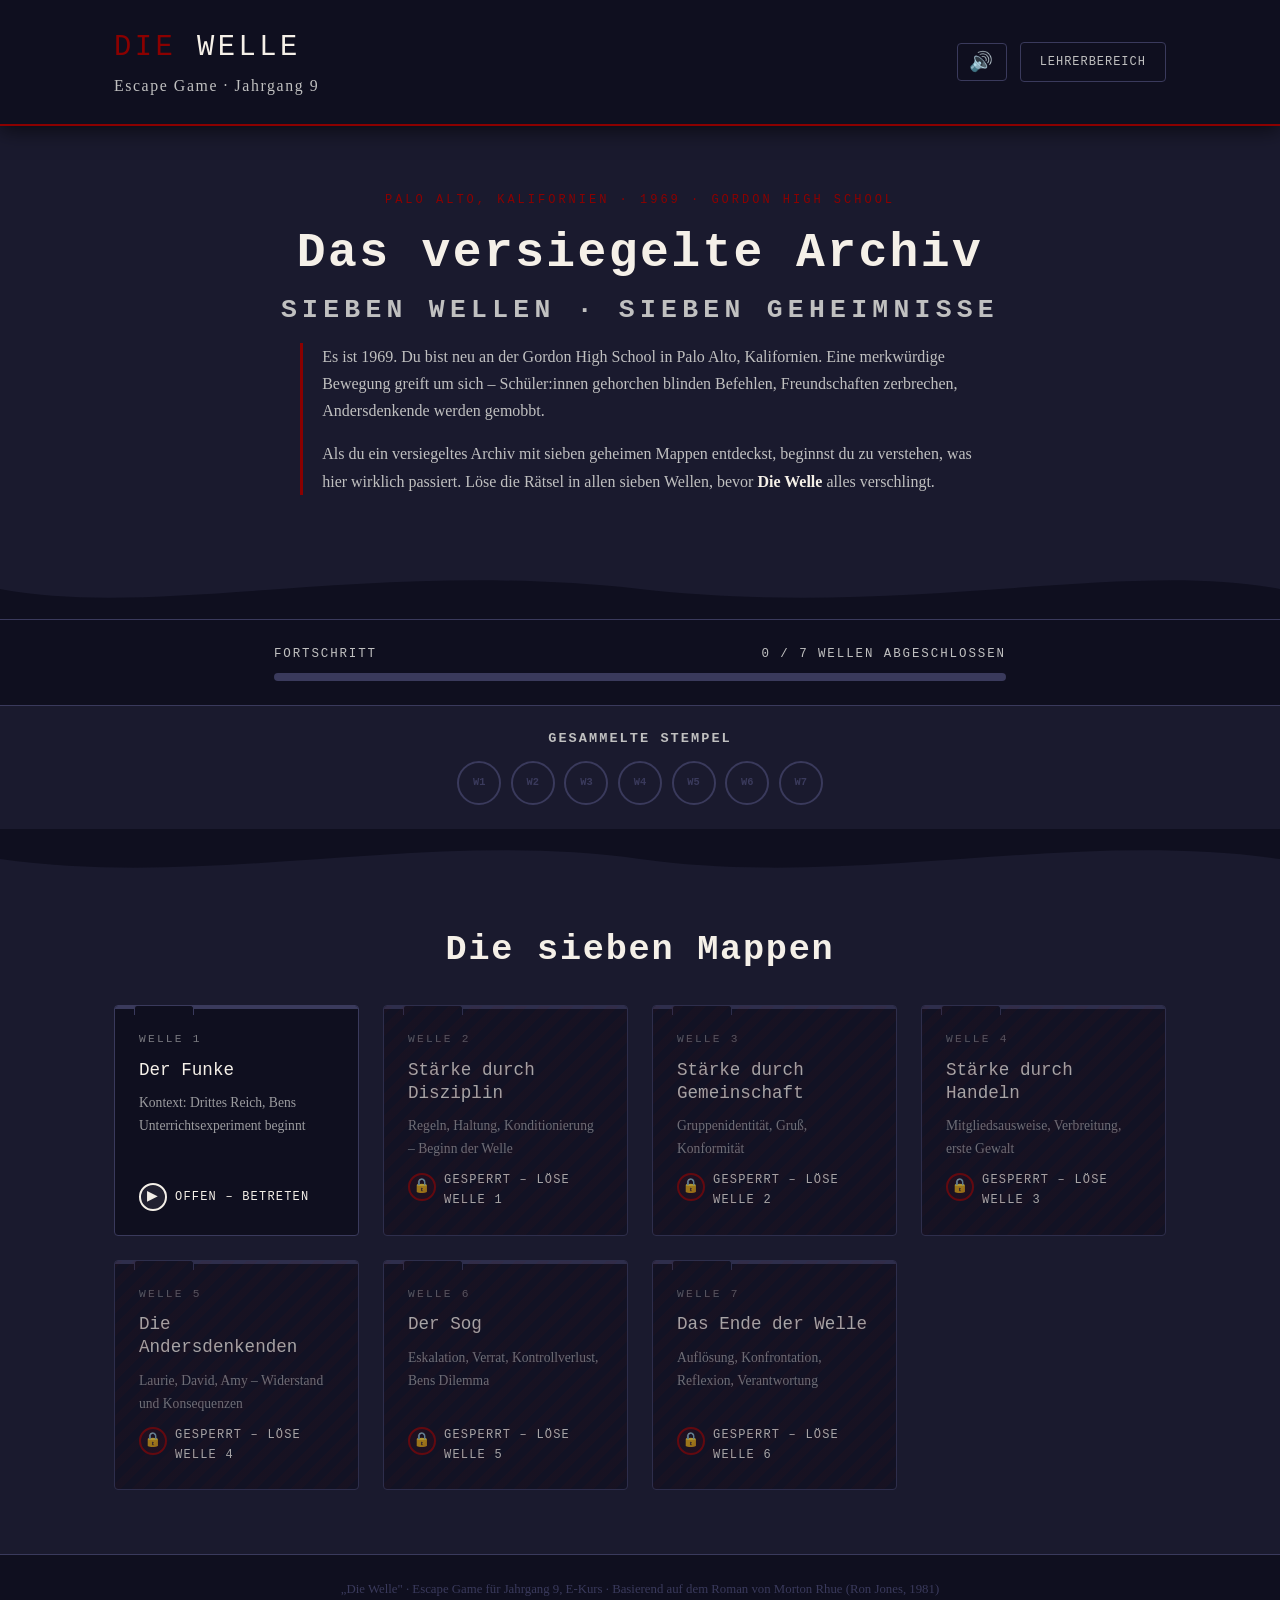
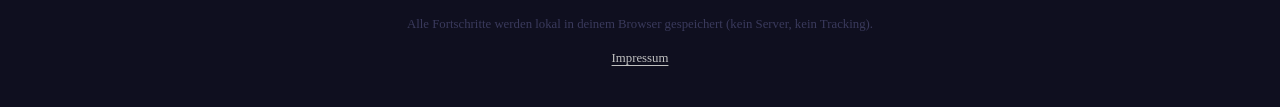
<file: wellen/welle7.html>
<!DOCTYPE html>
<html lang="de">
<head>
  <meta charset="UTF-8">
  <meta name="viewport" content="width=device-width, initial-scale=1.0">
  <title>Welle 7 – Das Ende der Welle | Die Welle Escape Game</title>
  <link rel="stylesheet" href="../css/style.css">
  <style>
    .final-complete {
      background: linear-gradient(135deg, rgba(45,90,39,0.25), rgba(45,90,39,0.08));
      border: 2px solid var(--color-success-light);
      border-radius: 4px;
      padding: 2.5rem;
      text-align: center;
      margin: 2rem 0;
      display: none;
    }
    .final-complete.show { display: block; }
    .final-complete h2 { color: var(--color-success-light); font-size: 1.6rem; margin-bottom: 0.8rem; }
    .final-complete .big-stamp {
      font-family: var(--font-headline);
      font-size: 2rem;
      letter-spacing: 0.3em;
      color: var(--color-accent);
      border: 3px solid var(--color-success-light);
      display: inline-block;
      padding: 0.4rem 1.5rem;
      margin: 1rem 0;
      border-radius: 4px;
      background: rgba(45,90,39,0.15);
    }
  </style>
</head>
<body>

<header class="site-header" role="banner">
  <div class="container">
    <a href="../index.html" class="site-title">
      <span>Die</span> Welle
      <span class="site-title__sub" style="font-size:0.55em; display:block; letter-spacing:0.1em; color:var(--color-highlight); font-family:Georgia,serif; font-weight:normal; text-transform:none;">Welle 7 von 7</span>
    </a>
    <div class="header-controls">
      <button class="btn btn--sound" id="sound-toggle" aria-label="Sound umschalten">🔊</button>
      <a href="../index.html" class="btn btn--ghost" style="font-size:0.75rem;">← Übersicht</a>
    </div>
  </div>
</header>

<div class="wave-header">
  <div class="container--narrow">
    <p class="wave-header__meta">Welle 7 · Die letzte Mappe · ★☆☆ bis ★★★</p>
    <h1 class="wave-header__title">Das Ende der Welle</h1>
    <p class="wave-header__subtitle">Auflösung, Konfrontation, Reflexion – und die Frage: Was haben wir daraus gelernt?</p>
  </div>
</div>

<main>
<div class="container--narrow" style="padding-top:1.5rem; padding-bottom:3rem;">

  <div class="collapsible">
    <button class="collapsible__trigger" aria-expanded="false">
      Lernziele dieser Welle
      <span class="collapsible__arrow" aria-hidden="true">▼</span>
    </button>
    <div class="collapsible__body">
      <ul style="list-style:disc; padding-left:1.2rem; color:var(--color-highlight); font-size:0.92rem; line-height:1.8;">
        <li>Kritisches Denken als aktiven Schutz vor Manipulation verstehen</li>
        <li>Eigenes Verhalten in der Gruppe reflektieren und historische Verantwortung übernehmen</li>
        <li>Die Bedeutung von Individualität gegenüber Konformität erkennen</li>
      </ul>
    </div>
  </div>

  <div class="context-box">
    <p>Ben Ross versammelt alle Wellenmitglieder in der Schulaula. Er verspricht, den nationalen Anführer der Welle zu enthüllen. Die Stimmung ist angespannt – elektrisierend. Alle erwarten etwas Großes.</p>
    <p>Dann verdunkelt sich der Saal. Auf der Leinwand erscheinen keine Bilder eines Führers – sondern Filmaufnahmen von Hitlers Nürnberger Parteitagen. Züge gleichförmiger Gesichter. Salute. Chöre. Das Gleiche, was sie selbst getan haben.</p>
    <p>Stille. Dann Schluchzen. Robert Billings weint. Laurie und David finden sich wieder. Und Ben Ross sitzt allein in seinem leeren Klassenraum.</p>
  </div>

  <!-- TASK 1 -->
  <article class="task-block" id="task-block-1" aria-labelledby="t1-title">
    <div class="task__header">
      <span class="task__number">Aufgabe 1</span>
      <h2 class="task__title" id="t1-title">Die Enthüllung in der Aula</h2>
      <span class="task__difficulty">★☆☆</span>
    </div>
    <p class="task__question">Was zeigt Ben Ross den versammelten Wellenmitgliedern in der Aula, anstatt des angekündigten nationalen Führers?</p>

    <ul class="mc-options" role="radiogroup">
      <li class="mc-option"><input type="radio" name="mc1" id="mc1-a" value="0"><label for="mc1-a">a) Eine Liste aller Wellenmitglieder mit ihren Aktivitäten und Vergehen</label></li>
      <li class="mc-option"><input type="radio" name="mc1" id="mc1-b" value="1"><label for="mc1-b">b) Filmaufnahmen von Hitlers Nürnberger Parteitagen – als Spiegel ihres eigenen Verhaltens</label></li>
      <li class="mc-option"><input type="radio" name="mc1" id="mc1-c" value="2"><label for="mc1-c">c) Ein Video des amerikanischen Präsidenten, der die Welle lobt</label></li>
      <li class="mc-option"><input type="radio" name="mc1" id="mc1-d" value="3"><label for="mc1-d">d) Die Aufzeichnungen aller Gespräche, die Ben während des Experiments mitgehört hat</label></li>
    </ul>
    <button class="btn btn--primary mt-2 mc-submit" id="mc1-submit">Antwort prüfen</button>
  </article>

  <!-- TASK 2 -->
  <article class="task-block task--locked" id="task-block-2" aria-labelledby="t2-title">
    <div class="task__header">
      <span class="task__number">Aufgabe 2</span>
      <h2 class="task__title" id="t2-title">Richtig oder Falsch?</h2>
      <span class="task__difficulty">★☆☆</span>
    </div>
    <p class="task__question">Beurteile die Aussagen über das Ende der Welle.</p>

    <table class="tf-table" role="table">
      <thead><tr><th scope="col">Aussage</th><th scope="col">Antwort</th></tr></thead>
      <tbody>
        <tr class="tf-row">
          <td>Ben Ross hatte wirklich einen nationalen Führer für die Welle geplant und organisiert.</td>
          <td><div class="tf-buttons"><button class="tf-btn" data-val="r">Richtig</button><button class="tf-btn" data-val="f">Falsch</button></div></td>
        </tr>
        <tr class="tf-row">
          <td>Die Schüler:innen sind nach der Enthüllung erschüttert und bestürzt über sich selbst.</td>
          <td><div class="tf-buttons"><button class="tf-btn" data-val="r">Richtig</button><button class="tf-btn" data-val="f">Falsch</button></div></td>
        </tr>
        <tr class="tf-row">
          <td>Robert Billings bricht in Tränen aus, nachdem die Welle aufgelöst wird.</td>
          <td><div class="tf-buttons"><button class="tf-btn" data-val="r">Richtig</button><button class="tf-btn" data-val="f">Falsch</button></div></td>
        </tr>
        <tr class="tf-row">
          <td>Laurie und David finden nach der Auflösung wieder zueinander.</td>
          <td><div class="tf-buttons"><button class="tf-btn" data-val="r">Richtig</button><button class="tf-btn" data-val="f">Falsch</button></div></td>
        </tr>
      </tbody>
    </table>
    <button class="btn btn--primary mt-2 tf-submit" id="tf2-submit">Antworten prüfen</button>
  </article>

  <!-- TASK 3 -->
  <article class="task-block task--locked" id="task-block-3" aria-labelledby="t3-title">
    <div class="task__header">
      <span class="task__number">Aufgabe 3</span>
      <h2 class="task__title" id="t3-title">Reaktionen und Bedeutungen zuordnen</h2>
      <span class="task__difficulty">★★☆</span>
    </div>
    <p class="task__question">Ordne die Beschreibungen den richtigen Elementen der Auflösungsszene zu.</p>

    <div class="assignment-area">
      <div class="assignment-source">
        <h4>Beschreibungen</h4>
        <div id="assign3-source">
          <div class="dnd-item" draggable="true" data-value="Hitler-Reden als Spiegel der Welle">Hitler-Reden als Spiegel der Welle</div>
          <div class="dnd-item" draggable="true" data-value="Weinen und Scham">Weinen und Scham</div>
          <div class="dnd-item" draggable="true" data-value="Parallele zur NS-Zeit zeigen">Parallele zur NS-Zeit zeigen</div>
          <div class="dnd-item" draggable="true" data-value="Erschütterung und Reflexion">Erschütterung und Reflexion</div>
        </div>
      </div>
      <div class="assignment-targets">
        <h4>Zielfelder</h4>
        <div class="assign-target-row">
          <div class="assign-label">Filmaufnahmen in der Aula</div>
          <div class="assign-drop" data-expected="Hitler-Reden als Spiegel der Welle"></div>
        </div>
        <div class="assign-target-row">
          <div class="assign-label">Roberts Reaktion</div>
          <div class="assign-drop" data-expected="Weinen und Scham"></div>
        </div>
        <div class="assign-target-row">
          <div class="assign-label">Bens Absicht</div>
          <div class="assign-drop" data-expected="Parallele zur NS-Zeit zeigen"></div>
        </div>
        <div class="assign-target-row">
          <div class="assign-label">Reaktion der Schüler:innen</div>
          <div class="assign-drop" data-expected="Erschütterung und Reflexion"></div>
        </div>
      </div>
    </div>
    <button class="btn btn--primary mt-2 assign-submit" id="assign3-submit">Zuordnung prüfen</button>
  </article>

  <!-- TASK 4 -->
  <article class="task-block task--locked" id="task-block-4" aria-labelledby="t4-title">
    <div class="task__header">
      <span class="task__number">Aufgabe 4</span>
      <h2 class="task__title" id="t4-title">Die Schlussszene sortieren</h2>
      <span class="task__difficulty">★★☆</span>
    </div>
    <p class="task__question">Sortiere die Ereignisse der abschließenden Szene chronologisch.</p>

    <ul class="sort-list" id="sort4-list">
      <li class="sort-item" data-value="B" draggable="true"><span class="sort-num">1</span><span>Die Schüler:innen erwarten gespannt die Verkündung eines nationalen Führers</span></li>
      <li class="sort-item" data-value="D" draggable="true"><span class="sort-num">2</span><span>Die Welle wird offiziell und endgültig aufgelöst</span></li>
      <li class="sort-item" data-value="A" draggable="true"><span class="sort-num">3</span><span>Ben versammelt alle Wellenmitglieder in der Schulaula</span></li>
      <li class="sort-item" data-value="C" draggable="true"><span class="sort-num">4</span><span>Ben zeigt NS-Propaganda-Aufnahmen statt eines Führers</span></li>
    </ul>
    <button class="btn btn--primary mt-2 sort-submit" id="sort4-submit">Reihenfolge prüfen</button>
  </article>

  <!-- TASK 5 -->
  <article class="task-block task--locked" id="task-block-5" aria-labelledby="t5-title">
    <div class="task__header">
      <span class="task__number">Aufgabe 5</span>
      <h2 class="task__title" id="t5-title">Analyse: Die Botschaft des Experiments</h2>
      <span class="task__difficulty">★★★</span>
    </div>
    <p class="task__question">Was soll Schüler:innen durch das Ende des Experiments klar werden? Wähle <strong>alle</strong> zutreffenden Aussagen und begründe deine Antwort.</p>

    <ul class="ms-options" role="group">
      <li class="ms-option"><input type="checkbox" id="ms5-0" value="0"><label for="ms5-0">Jede:r von uns kann Teil einer manipulativen Bewegung werden – auch ohne es zu merken</label></li>
      <li class="ms-option"><input type="checkbox" id="ms5-1" value="1"><label for="ms5-1">Gruppenidentität kann die eigene Individualität und das kritische Denken verdrängen</label></li>
      <li class="ms-option"><input type="checkbox" id="ms5-2" value="2"><label for="ms5-2">Aufklärung, historisches Wissen und kritisches Denken sind der einzige wirksame Schutz</label></li>
      <li class="ms-option"><input type="checkbox" id="ms5-3" value="3"><label for="ms5-3">Der Nationalsozialismus war ein einmaliges Phänomen, das sich nie wiederholen kann</label></li>
      <li class="ms-option"><input type="checkbox" id="ms5-4" value="4"><label for="ms5-4">Nur besonders schwache oder dumme Menschen fallen auf solche Experimente herein</label></li>
    </ul>

    <label for="ms5-text" style="font-size:0.85rem; color:var(--color-highlight); display:block; margin-top:0.5rem;">Persönliche Reflexion – was nimmst du aus dieser Geschichte mit?</label>
    <textarea class="ms-textarea" id="ms5-text" placeholder="Was ist deine persönliche Lektion aus ‚Die Welle'? Was wirst du in deinem eigenen Leben anders machen oder beobachten? …" style="min-height:120px;"></textarea>

    <div class="tip-section">
      <button class="tip-request-btn" id="tip5-1" style="display:none;">★ Tipp 1</button>
      <div class="tip-box tip-box-1" id="tip-box5-1">
        <strong>Tipp 1:</strong> Erinnerst du dich an die erste Frage der Geschichte: „Warum haben die Deutschen mitgemacht?" – Bens Experiment gibt die Antwort. Was ist diese Antwort?
      </div>
      <button class="tip-request-btn" id="tip5-2" style="display:none; margin-top:0.4rem;">★★ Tipp 2</button>
      <div class="tip-box tip-box-2" id="tip-box5-2">
        <strong>Tipp 2:</strong> Die Schüler:innen in Bens Klasse waren normale, intelligente Menschen. Trotzdem sind sie mitgemacht. Das ist die eigentliche Botschaft: Es kann jeden treffen. Und nur wer das weiß, kann sich schützen.
      </div>
    </div>
    <button class="btn btn--primary mt-2 ms-submit" id="ms5-submit">Auswahl prüfen</button>
  </article>

  <!-- Code Challenge -->
  <section class="code-challenge hidden" id="code-challenge-section" aria-labelledby="code-title">
    <h3 id="code-title">Das letzte Codewort</h3>
    <div class="code-challenge__clue">
      „Was haben die Mitglieder der Welle verloren – und was bekommen sie durch ihre Auflösung zurück? Die Welle hat ihnen ein Gefühl gegeben, doch sie hat etwas viel Kostbareres genommen: das Recht, selbst zu denken, zu zweifeln, Nein zu sagen. Das Gegenteil von Konformität und blindem Gehorsam heißt auf Deutsch …"
    </div>
    <div class="code-input-row">
      <input type="text" class="code-input" placeholder="LETZTES CODEWORT" maxlength="20" autocomplete="off" autocapitalize="characters" spellcheck="false" aria-label="Letztes Codewort eingeben">
      <button class="btn btn--danger code-submit">Codewort prüfen</button>
    </div>
    <div class="feedback code-feedback" style="margin-top:0.8rem;" role="alert" aria-live="polite"></div>
  </section>

  <!-- WAVE 7 COMPLETE -->
  <div class="wave-complete-banner" id="wave-complete-banner" role="alert" aria-live="polite">
    <h2>Welle 7 abgeschlossen!</h2>
    <p>Die letzte Mappe liegt offen. Du hast das versiegelte Archiv vollständig durchgearbeitet.</p>
    <div class="unlock-code-display"></div>
    <p style="font-size:0.88rem; color:var(--color-highlight); margin-bottom:1rem;">Dieses Wort ist das kostbarste Gut – und das, was wir durch kritisches Denken schützen.</p>
  </div>

  <!-- FINAL COMPLETE PANEL -->
  <div class="final-complete" id="final-complete-panel">
    <h2>Das Archiv ist vollständig entschlüsselt.</h2>
    <p style="color:var(--color-highlight); max-width:550px; margin:0 auto 1rem;">Du hast alle sieben Wellen durchlebt, alle Rätsel gelöst und die Geschichte der Welle von ihrem Beginn bis zu ihrem Ende verstanden.</p>
    <div class="big-stamp">FREIHEIT</div>
    <p style="color:var(--color-highlight); font-size:0.9rem; margin-top:1rem; max-width:520px; margin-left:auto; margin-right:auto;">
      „Die Welle" zeigt uns, dass niemand immun ist gegen Manipulation, Gruppendenken und blinden Gehorsam. Das Einzige, was uns schützt, ist genau das: <strong>Wissen, Wachsamkeit und der Mut, selbst zu denken.</strong>
    </p>
    <p style="color:var(--color-success-light); font-family:var(--font-headline); font-size:0.85rem; text-transform:uppercase; letter-spacing:0.15em; margin-top:1.5rem;">„Stärke durch Disziplin · Stärke durch Gemeinschaft · Stärke durch Handeln" – und über allem: <strong>FREIHEIT</strong></p>
    <div style="margin-top:1.5rem;">
      <a href="../index.html" class="btn btn--primary">← Zurück zur Übersicht</a>
    </div>
  </div>

  <!-- Reflection -->
  <div class="reflection-box">
    <h3>Abschluss-Reflexion</h3>
    <p style="color:var(--color-highlight); font-size:0.9rem; margin-bottom:0.6rem;">Am Anfang der Geschichte fragten Bens Schüler:innen: „Warum haben die Deutschen mitgemacht?" Jetzt weißt du die Antwort. Wie lautet sie – in deinen eigenen Worten?</p>
    <textarea class="reflection-textarea" placeholder="Die Antwort auf die große Frage dieser Geschichte, in deinen eigenen Worten …" style="min-height:120px;"></textarea>
  </div>

  <nav class="nav-back">
    <a href="welle6.html" class="btn btn--ghost">← Welle 6</a>
    <a href="../index.html" class="btn btn--primary">Zur Übersicht →</a>
  </nav>

</div>
</main>

<footer class="site-footer" role="contentinfo">
  <div class="container"><p>„Die Welle" Escape Game · Welle 7: Das Ende der Welle · Jahrgang 9, E-Kurs</p></div>
</footer>

<script src="../js/sound.js"></script>
<script src="../js/ambient.js"></script>
<script src="../js/main.js"></script>
<script src="../js/aufgaben.js"></script>
<script>
  const WAVE_N = 7;

  document.querySelectorAll('.collapsible__trigger').forEach(t => {
    t.addEventListener('click', () => {
      const open = t.getAttribute('aria-expanded') === 'true';
      t.setAttribute('aria-expanded', !open);
      t.nextElementSibling.classList.toggle('open', !open);
    });
  });

  if (!DW.isWaveUnlocked(WAVE_N)) window.location.href = '../index.html';

  Aufgaben.initWavePage(WAVE_N);
  AmbientMusic.waitForInteraction(WAVE_N);
  Aufgaben.initMC(WAVE_N, 1, 1);
  Aufgaben.initTF(WAVE_N, 2, ['f','r','r','r']);
  Aufgaben.initAssignment(WAVE_N, 3, []);
  Aufgaben.initSorting(WAVE_N, 4, ['A','B','C','D']);
  Aufgaben.initMS(WAVE_N, 5, [0,1,2], true);

  (function() {
    const t1 = document.querySelector('#tip5-1'), b1 = document.querySelector('#tip-box5-1');
    const t2 = document.querySelector('#tip5-2'), b2 = document.querySelector('#tip-box5-2');
    if (t1) { setTimeout(() => t1.style.display='inline-block', 60000); t1.addEventListener('click', () => { b1.classList.add('show'); t1.style.display='none'; }); }
    if (t2) { setTimeout(() => t2.style.display='inline-block', 120000); t2.addEventListener('click', () => { b2.classList.add('show'); t2.style.display='none'; }); }
  })();

  // Override code challenge to also show final panel on wave 7
  Aufgaben.initCodeChallenge(WAVE_N, 'FREIHEIT');

  // After wave 7 is done, show final panel
  (function checkFinalDone() {
    if (DW.isWaveDone(7)) {
      document.getElementById('final-complete-panel').classList.add('show');
    }
  })();

  // Monitor for wave completion on this page
  const origMark = DW.markWaveDone;
  // Patch to show final panel after wave 7 done
  const origComplete = Aufgaben.initCodeChallenge;
  // Listen for wave-complete-banner becoming visible
  const observer = new MutationObserver(() => {
    const banner = document.getElementById('wave-complete-banner');
    if (banner && banner.classList.contains('show')) {
      setTimeout(() => {
        document.getElementById('final-complete-panel').classList.add('show');
        document.getElementById('final-complete-panel').scrollIntoView({ behavior: 'smooth', block: 'center' });
      }, 2000);
    }
  });
  const banner = document.getElementById('wave-complete-banner');
  if (banner) observer.observe(banner, { attributes: true, attributeFilter: ['class'] });
</script>
</body>
</html>
</file>
<file: css/style.css>
/* ============================================================
   DIE WELLE – Escape Game CSS
   Dark 1960s school atmosphere
   ============================================================ */

/* --- CSS Custom Properties --- */
:root {
  --color-bg:        #1a1a2e;
  --color-secondary: #8b0000;
  --color-accent:    #f5f0e8;
  --color-highlight: #c0c0c0;
  --color-error:     #cc4400;
  --color-success:   #2d5a27;
  --color-success-light: #4a8f42;
  --color-panel:     #0f0f1f;
  --color-border:    #3a3a5c;
  --color-locked:    #3a1010;
  --font-headline:   'Courier New', Courier, monospace;
  --font-body:       Georgia, 'Times New Roman', serif;
  --font-mono:       'Courier New', Courier, monospace;
  --radius:          4px;
  --transition:      0.3s ease;
  --shadow:          0 4px 20px rgba(0,0,0,0.6);
  --shadow-red:      0 4px 20px rgba(139,0,0,0.4);
}

/* --- Reset & Base --- */
*, *::before, *::after { box-sizing: border-box; margin: 0; padding: 0; }

html { scroll-behavior: smooth; }

body {
  background-color: var(--color-bg);
  color: var(--color-accent);
  font-family: var(--font-body);
  font-size: 17px;
  line-height: 1.7;
  min-height: 100vh;
  overflow-x: hidden;
}

/* --- Typography --- */
h1, h2, h3, h4, h5 {
  font-family: var(--font-headline);
  letter-spacing: 0.05em;
  line-height: 1.3;
}

h1 { font-size: clamp(1.8rem, 4vw, 3rem); color: var(--color-accent); }
h2 { font-size: clamp(1.4rem, 3vw, 2.2rem); color: var(--color-accent); }
h3 { font-size: clamp(1.1rem, 2.5vw, 1.6rem); color: var(--color-highlight); }
h4 { font-size: 1.1rem; color: var(--color-highlight); }

p { margin-bottom: 1em; }

a {
  color: var(--color-highlight);
  text-decoration: underline;
  text-underline-offset: 3px;
  transition: color var(--transition);
}
a:hover { color: var(--color-accent); }

strong { color: var(--color-accent); }

em { font-style: italic; color: var(--color-highlight); }

/* --- Layout --- */
.container {
  max-width: 1100px;
  margin: 0 auto;
  padding: 0 1.5rem;
}

.container--narrow {
  max-width: 780px;
  margin: 0 auto;
  padding: 0 1.5rem;
}

/* --- Site Header --- */
.site-header {
  background: var(--color-panel);
  border-bottom: 2px solid var(--color-secondary);
  padding: 1.5rem 0;
  position: sticky;
  top: 0;
  z-index: 100;
  box-shadow: var(--shadow);
}

.site-header .container {
  display: flex;
  align-items: center;
  justify-content: space-between;
  gap: 1rem;
  flex-wrap: wrap;
}

.site-title {
  font-family: var(--font-headline);
  font-size: clamp(1.2rem, 3vw, 1.8rem);
  color: var(--color-accent);
  text-transform: uppercase;
  letter-spacing: 0.12em;
  text-decoration: none;
}

.site-title span {
  color: var(--color-secondary);
}

.header-controls {
  display: flex;
  align-items: center;
  gap: 0.8rem;
}

/* --- Buttons --- */
.btn {
  display: inline-flex;
  align-items: center;
  gap: 0.4rem;
  padding: 0.55rem 1.2rem;
  font-family: var(--font-headline);
  font-size: 0.85rem;
  text-transform: uppercase;
  letter-spacing: 0.08em;
  border: 1px solid currentColor;
  border-radius: var(--radius);
  cursor: pointer;
  transition: background var(--transition), color var(--transition), transform 0.15s;
  text-decoration: none;
  background: transparent;
}

.btn:active { transform: scale(0.96); }

.btn--primary {
  color: var(--color-bg);
  background: var(--color-accent);
  border-color: var(--color-accent);
}
.btn--primary:hover { background: var(--color-highlight); border-color: var(--color-highlight); color: var(--color-bg); }

.btn--danger {
  color: var(--color-accent);
  border-color: var(--color-secondary);
  background: rgba(139,0,0,0.15);
}
.btn--danger:hover { background: var(--color-secondary); color: var(--color-accent); }

.btn--ghost {
  color: var(--color-highlight);
  border-color: var(--color-border);
}
.btn--ghost:hover { border-color: var(--color-highlight); color: var(--color-accent); }
.retry-btn { margin-top: 0.75rem; display: block; }

.btn--sound {
  font-size: 1.2rem;
  padding: 0.4rem 0.7rem;
  border-color: var(--color-border);
  color: var(--color-highlight);
  background: transparent;
}
.btn--sound:hover { border-color: var(--color-accent); color: var(--color-accent); }

/* --- Wave Dividers (SVG clip-path) --- */
.wave-divider {
  width: 100%;
  height: 60px;
  overflow: hidden;
  line-height: 0;
  margin: 0;
}
.wave-divider svg {
  width: 100%;
  height: 100%;
  display: block;
}

/* --- Hero Section --- */
.hero {
  padding: 4rem 0 2rem;
  text-align: center;
  position: relative;
}

.hero__eyebrow {
  font-family: var(--font-mono);
  font-size: 0.75rem;
  text-transform: uppercase;
  letter-spacing: 0.25em;
  color: var(--color-secondary);
  margin-bottom: 0.75rem;
}

.hero__title {
  margin-bottom: 1rem;
}

.hero__title .subtitle {
  display: block;
  font-size: 0.55em;
  color: var(--color-highlight);
  letter-spacing: 0.2em;
  text-transform: uppercase;
  margin-top: 0.3em;
}

.hero__intro {
  max-width: 680px;
  margin: 0 auto 2rem;
  color: var(--color-highlight);
  font-size: 1rem;
  border-left: 3px solid var(--color-secondary);
  padding-left: 1.2rem;
  text-align: left;
}

/* --- Progress Bar --- */
.progress-section {
  padding: 1.5rem 0;
  background: var(--color-panel);
  border-top: 1px solid var(--color-border);
  border-bottom: 1px solid var(--color-border);
}

.progress-label {
  font-family: var(--font-headline);
  font-size: 0.8rem;
  text-transform: uppercase;
  letter-spacing: 0.15em;
  color: var(--color-highlight);
  margin-bottom: 0.5rem;
  display: flex;
  justify-content: space-between;
}

.progress-bar-track {
  height: 8px;
  background: var(--color-border);
  border-radius: 4px;
  overflow: hidden;
}

.progress-bar-fill {
  height: 100%;
  background: linear-gradient(90deg, var(--color-secondary), #cc2200);
  border-radius: 4px;
  transition: width 0.8s cubic-bezier(0.4, 0, 0.2, 1);
  width: 0%;
}

/* --- Stamp Collection --- */
.stamp-section {
  padding: 1.5rem 0;
  text-align: center;
}

.stamp-section h3 {
  font-size: 0.85rem;
  text-transform: uppercase;
  letter-spacing: 0.15em;
  color: var(--color-highlight);
  margin-bottom: 0.8rem;
}

.stamps-row {
  display: flex;
  justify-content: center;
  gap: 0.6rem;
  flex-wrap: wrap;
}

.stamp-item {
  width: 44px;
  height: 44px;
  border: 2px solid var(--color-border);
  border-radius: 50%;
  display: flex;
  align-items: center;
  justify-content: center;
  font-family: var(--font-headline);
  font-size: 0.65rem;
  font-weight: bold;
  text-transform: uppercase;
  color: var(--color-border);
  background: transparent;
  transition: all 0.4s;
  position: relative;
}

.stamp-item.earned {
  border-color: var(--color-success-light);
  color: var(--color-success-light);
  background: rgba(45,90,39,0.2);
  box-shadow: 0 0 10px rgba(74,143,66,0.3);
}

.stamp-item.earned::after {
  content: '✓';
  position: absolute;
  top: -4px;
  right: -4px;
  background: var(--color-success-light);
  color: #fff;
  width: 14px;
  height: 14px;
  border-radius: 50%;
  font-size: 8px;
  display: flex;
  align-items: center;
  justify-content: center;
  font-family: sans-serif;
  line-height: 14px;
  text-align: center;
}

/* --- Wave Grid --- */
.waves-section {
  padding: 2.5rem 0 4rem;
}

.waves-section h2 {
  text-align: center;
  margin-bottom: 2rem;
}

.waves-grid {
  display: grid;
  grid-template-columns: repeat(auto-fill, minmax(280px, 1fr));
  gap: 1.5rem;
}

/* --- Wave Tile / Archive Folder --- */
.wave-tile {
  background: var(--color-panel);
  border: 1px solid var(--color-border);
  border-radius: var(--radius);
  padding: 1.5rem;
  position: relative;
  transition: transform var(--transition), box-shadow var(--transition), border-color var(--transition);
  overflow: hidden;
  cursor: pointer;
  text-decoration: none;
  color: var(--color-accent);
  display: flex;
  flex-direction: column;
  gap: 0.6rem;
}

.wave-tile::before {
  content: '';
  position: absolute;
  top: 0; left: 0; right: 0;
  height: 3px;
  background: var(--color-border);
  transition: background var(--transition);
}

.wave-tile:hover:not(.wave-tile--locked) {
  transform: translateY(-4px);
  box-shadow: var(--shadow);
  border-color: var(--color-highlight);
}
.wave-tile:hover:not(.wave-tile--locked)::before {
  background: var(--color-accent);
}

/* Folder tab */
.wave-tile__tab {
  position: absolute;
  top: -1px;
  left: 1.2rem;
  background: var(--color-panel);
  border: 1px solid var(--color-border);
  border-bottom: none;
  height: 10px;
  width: 60px;
  border-radius: 3px 3px 0 0;
  transition: background var(--transition), border-color var(--transition);
}

.wave-tile:hover:not(.wave-tile--locked) .wave-tile__tab {
  background: var(--color-highlight);
  border-color: var(--color-highlight);
}

.wave-tile__number {
  font-family: var(--font-headline);
  font-size: 0.7rem;
  text-transform: uppercase;
  letter-spacing: 0.2em;
  color: var(--color-highlight);
  opacity: 0.6;
}

.wave-tile__title {
  font-family: var(--font-headline);
  font-size: 1.1rem;
  color: var(--color-accent);
  line-height: 1.3;
}

.wave-tile__focus {
  font-size: 0.85rem;
  color: var(--color-highlight);
  opacity: 0.8;
}

.wave-tile__status {
  margin-top: auto;
  display: flex;
  align-items: center;
  gap: 0.5rem;
  font-family: var(--font-headline);
  font-size: 0.75rem;
  text-transform: uppercase;
  letter-spacing: 0.1em;
}

/* Locked state */
.wave-tile--locked {
  cursor: not-allowed;
  opacity: 0.65;
}

.wave-tile--locked::after {
  content: '';
  position: absolute;
  inset: 0;
  background: repeating-linear-gradient(
    -45deg,
    transparent,
    transparent 8px,
    rgba(139,0,0,0.06) 8px,
    rgba(139,0,0,0.06) 16px
  );
  pointer-events: none;
}

.seal-icon {
  display: inline-block;
  width: 28px;
  height: 28px;
  border: 2px solid var(--color-secondary);
  border-radius: 50%;
  background: rgba(139,0,0,0.1);
  flex-shrink: 0;
  position: relative;
}

.seal-icon::before {
  content: '🔒';
  font-size: 14px;
  position: absolute;
  top: 50%; left: 50%;
  transform: translate(-50%, -50%);
}

/* Done state */
.wave-tile--done {
  border-color: var(--color-success);
}
.wave-tile--done::before { background: var(--color-success-light); }

.wave-tile--done .wave-tile__tab {
  background: var(--color-success);
  border-color: var(--color-success);
}

.check-icon {
  width: 28px;
  height: 28px;
  border: 2px solid var(--color-success-light);
  border-radius: 50%;
  background: rgba(45,90,39,0.2);
  display: flex;
  align-items: center;
  justify-content: center;
  font-size: 14px;
  flex-shrink: 0;
  color: var(--color-success-light);
  font-weight: bold;
}

/* Unlocked / available */
.wave-tile--available {
  border-color: var(--color-border);
}

.open-icon {
  width: 28px;
  height: 28px;
  border: 2px solid var(--color-accent);
  border-radius: 50%;
  background: rgba(245,240,232,0.08);
  display: flex;
  align-items: center;
  justify-content: center;
  font-size: 14px;
  flex-shrink: 0;
}

/* --- Wave Page Layout --- */
.wave-header {
  background: var(--color-panel);
  border-bottom: 2px solid var(--color-secondary);
  padding: 2.5rem 0 1.5rem;
}

.wave-header__meta {
  font-family: var(--font-headline);
  font-size: 0.75rem;
  text-transform: uppercase;
  letter-spacing: 0.2em;
  color: var(--color-secondary);
  margin-bottom: 0.5rem;
}

.wave-header__title { margin-bottom: 0.5rem; }

.wave-header__subtitle {
  font-size: 0.95rem;
  color: var(--color-highlight);
}

.wave-stars {
  font-size: 0.9rem;
  letter-spacing: 0.05em;
}

/* --- Collapsible --- */
.collapsible {
  border: 1px solid var(--color-border);
  border-radius: var(--radius);
  margin: 1rem 0;
  overflow: hidden;
}

.collapsible__trigger {
  width: 100%;
  padding: 0.9rem 1.2rem;
  background: rgba(255,255,255,0.03);
  border: none;
  cursor: pointer;
  display: flex;
  align-items: center;
  justify-content: space-between;
  font-family: var(--font-headline);
  font-size: 0.85rem;
  text-transform: uppercase;
  letter-spacing: 0.1em;
  color: var(--color-highlight);
  transition: background var(--transition);
  text-align: left;
}

.collapsible__trigger:hover { background: rgba(255,255,255,0.06); }

.collapsible__arrow {
  font-size: 0.7rem;
  transition: transform var(--transition);
  flex-shrink: 0;
}

.collapsible__trigger[aria-expanded="true"] .collapsible__arrow {
  transform: rotate(180deg);
}

.collapsible__body {
  padding: 1rem 1.2rem;
  display: none;
  border-top: 1px solid var(--color-border);
  background: rgba(0,0,0,0.15);
}

.collapsible__body.open { display: block; }

/* --- Context Box (narrative intro) --- */
.context-box {
  background: rgba(245,240,232,0.04);
  border-left: 4px solid var(--color-secondary);
  border-radius: 0 var(--radius) var(--radius) 0;
  padding: 1.2rem 1.5rem;
  margin: 1.5rem 0;
  font-style: italic;
  color: var(--color-highlight);
  font-size: 0.95rem;
}

/* --- Task Container --- */
.tasks-area {
  padding: 2rem 0 3rem;
}

.task-block {
  background: var(--color-panel);
  border: 1px solid var(--color-border);
  border-radius: var(--radius);
  padding: 1.5rem;
  margin-bottom: 1.5rem;
  position: relative;
  transition: border-color var(--transition);
}

.task-block.task--locked {
  opacity: 0.45;
  pointer-events: none;
  user-select: none;
  filter: blur(1px);
}

.task-block.task--completed {
  border-color: var(--color-success);
}

.already-solved {
  display: flex;
  align-items: center;
  gap: 0.5rem;
  background: var(--color-success);
  color: #fff;
  font-family: 'Courier New', monospace;
  font-size: 0.85rem;
  letter-spacing: 0.08em;
  text-transform: uppercase;
  padding: 0.5rem 0.9rem;
  border-radius: 4px;
  margin-bottom: 1rem;
}
.already-solved span { font-size: 1.1rem; font-weight: bold; }

.task__header {
  display: flex;
  align-items: baseline;
  gap: 1rem;
  margin-bottom: 1.2rem;
  flex-wrap: wrap;
}

.task__number {
  font-family: var(--font-headline);
  font-size: 0.7rem;
  text-transform: uppercase;
  letter-spacing: 0.2em;
  color: var(--color-secondary);
  white-space: nowrap;
}

.task__title {
  font-family: var(--font-headline);
  font-size: 1rem;
  color: var(--color-accent);
  flex: 1;
}

.task__difficulty {
  font-size: 0.8rem;
  color: var(--color-highlight);
  white-space: nowrap;
}

.task__question {
  font-size: 0.97rem;
  color: var(--color-accent);
  margin-bottom: 1.2rem;
  line-height: 1.6;
}

/* --- Multiple Choice --- */
.mc-options {
  list-style: none;
  display: flex;
  flex-direction: column;
  gap: 0.6rem;
}

.mc-option {
  position: relative;
}

.mc-option input[type="radio"] {
  position: absolute;
  opacity: 0;
  width: 0; height: 0;
}

.mc-option label {
  display: flex;
  align-items: flex-start;
  gap: 0.8rem;
  padding: 0.75rem 1rem;
  border: 1px solid var(--color-border);
  border-radius: var(--radius);
  cursor: pointer;
  font-size: 0.93rem;
  transition: background var(--transition), border-color var(--transition);
  line-height: 1.5;
}

.mc-option label:hover {
  background: rgba(255,255,255,0.04);
  border-color: var(--color-highlight);
}

.mc-option label::before {
  content: '';
  width: 16px;
  height: 16px;
  border: 2px solid var(--color-border);
  border-radius: 50%;
  flex-shrink: 0;
  margin-top: 2px;
  transition: all var(--transition);
}

.mc-option input:checked + label {
  border-color: var(--color-accent);
  background: rgba(245,240,232,0.06);
}
.mc-option input:checked + label::before {
  border-color: var(--color-accent);
  background: var(--color-accent);
}

.mc-option.correct label {
  border-color: var(--color-success-light);
  background: rgba(45,90,39,0.15);
}
.mc-option.correct label::before { border-color: var(--color-success-light); background: var(--color-success-light); }

.mc-option.wrong label {
  border-color: var(--color-error);
  background: rgba(204,68,0,0.1);
}
.mc-option.wrong label::before { border-color: var(--color-error); background: var(--color-error); }

/* --- True/False Table --- */
.tf-table {
  width: 100%;
  border-collapse: collapse;
  font-size: 0.9rem;
}

.tf-table th {
  font-family: var(--font-headline);
  font-size: 0.75rem;
  text-transform: uppercase;
  letter-spacing: 0.1em;
  color: var(--color-highlight);
  padding: 0.6rem 0.8rem;
  border-bottom: 1px solid var(--color-border);
  text-align: left;
  background: rgba(0,0,0,0.2);
}

.tf-table td {
  padding: 0.7rem 0.8rem;
  border-bottom: 1px solid rgba(58,58,92,0.4);
  vertical-align: middle;
}

.tf-table tr:last-child td { border-bottom: none; }

.tf-table tr:hover { background: rgba(255,255,255,0.02); }

.tf-row.correct-row { background: rgba(45,90,39,0.1) !important; }
.tf-row.wrong-row   { background: rgba(204,68,0,0.08) !important; }

.tf-buttons {
  display: flex;
  gap: 0.4rem;
  white-space: nowrap;
}

.tf-btn {
  padding: 0.3rem 0.7rem;
  font-family: var(--font-headline);
  font-size: 0.72rem;
  text-transform: uppercase;
  letter-spacing: 0.05em;
  border: 1px solid var(--color-border);
  border-radius: var(--radius);
  cursor: pointer;
  background: transparent;
  color: var(--color-highlight);
  transition: background var(--transition), color var(--transition), border-color var(--transition);
}

.tf-btn:hover { border-color: var(--color-highlight); color: var(--color-accent); }

.tf-btn.selected-r { background: rgba(45,90,39,0.3); border-color: var(--color-success-light); color: var(--color-success-light); }
.tf-btn.selected-f { background: rgba(204,68,0,0.2); border-color: var(--color-error); color: var(--color-error); }
.tf-btn.correct-final { background: rgba(45,90,39,0.5); border-color: var(--color-success-light); color: #fff; }
.tf-btn.wrong-final   { background: rgba(139,0,0,0.5); border-color: var(--color-secondary); color: #fff; }

/* --- Drag & Drop --- */
.dnd-area {
  display: flex;
  gap: 1.5rem;
  flex-wrap: wrap;
}

.dnd-column {
  flex: 1;
  min-width: 200px;
}

.dnd-column h4 {
  font-family: var(--font-headline);
  font-size: 0.75rem;
  text-transform: uppercase;
  letter-spacing: 0.12em;
  color: var(--color-highlight);
  margin-bottom: 0.6rem;
  padding-bottom: 0.4rem;
  border-bottom: 1px solid var(--color-border);
}

.dnd-list {
  list-style: none;
  min-height: 60px;
  display: flex;
  flex-direction: column;
  gap: 0.4rem;
}

.dnd-item {
  padding: 0.6rem 0.9rem;
  background: rgba(245,240,232,0.05);
  border: 1px solid var(--color-border);
  border-radius: var(--radius);
  cursor: grab;
  font-size: 0.88rem;
  line-height: 1.4;
  transition: background var(--transition), border-color var(--transition), transform 0.15s;
  user-select: none;
  touch-action: none;
}

.dnd-item:active { cursor: grabbing; }

.dnd-item.dragging {
  opacity: 0.5;
  transform: scale(1.03);
  border-color: var(--color-accent);
}

.dnd-item.drag-over {
  border-color: var(--color-accent);
  background: rgba(245,240,232,0.1);
}

.dnd-drop-zone {
  padding: 0.6rem 0.9rem;
  border: 2px dashed var(--color-border);
  border-radius: var(--radius);
  min-height: 44px;
  display: flex;
  align-items: center;
  font-size: 0.8rem;
  color: var(--color-border);
  transition: border-color var(--transition);
}

.dnd-drop-zone.drag-over {
  border-color: var(--color-accent);
  background: rgba(245,240,232,0.04);
  color: var(--color-highlight);
}

/* Assignment table layout */
.assignment-area {
  display: grid;
  grid-template-columns: 1fr 1fr;
  gap: 1rem;
}

@media (max-width: 540px) {
  .assignment-area { grid-template-columns: 1fr; }
}

.assignment-source, .assignment-targets {
  display: flex;
  flex-direction: column;
  gap: 0.4rem;
}

.assignment-source h4, .assignment-targets h4 {
  font-family: var(--font-headline);
  font-size: 0.72rem;
  text-transform: uppercase;
  letter-spacing: 0.1em;
  color: var(--color-highlight);
  margin-bottom: 0.4rem;
}

.assign-target-row {
  display: grid;
  grid-template-columns: 1fr 1fr;
  align-items: center;
  gap: 0.5rem;
}

.assign-label {
  padding: 0.55rem 0.8rem;
  font-size: 0.88rem;
  border: 1px solid var(--color-border);
  border-radius: var(--radius);
  background: rgba(0,0,0,0.15);
  color: var(--color-highlight);
}

.assign-drop {
  padding: 0.55rem 0.8rem;
  border: 2px dashed var(--color-border);
  border-radius: var(--radius);
  min-height: 42px;
  font-size: 0.88rem;
  display: flex;
  align-items: center;
  transition: border-color var(--transition), background var(--transition);
  color: var(--color-highlight);
}
.assign-drop:empty::after {
  content: '– ziehe hierher –';
  font-size: 0.75rem;
  color: var(--color-border);
  font-style: italic;
}
.assign-drop.drag-over { border-color: var(--color-accent); background: rgba(245,240,232,0.06); }
.assign-drop.correct-drop { border-color: var(--color-success-light); border-style: solid; background: rgba(45,90,39,0.15); }
.assign-drop.wrong-drop   { border-color: var(--color-error); border-style: solid; background: rgba(204,68,0,0.1); }

/* Sorting */
.sort-list {
  list-style: none;
  display: flex;
  flex-direction: column;
  gap: 0.5rem;
  counter-reset: sort-counter;
}

.sort-item {
  display: flex;
  align-items: center;
  gap: 0.7rem;
  padding: 0.6rem 1rem;
  background: rgba(245,240,232,0.04);
  border: 1px solid var(--color-border);
  border-radius: var(--radius);
  cursor: grab;
  font-size: 0.9rem;
  transition: background var(--transition), border-color var(--transition);
}

.sort-item:active { cursor: grabbing; }

.sort-item .sort-num {
  width: 24px;
  height: 24px;
  border: 1px solid var(--color-border);
  border-radius: 50%;
  display: flex;
  align-items: center;
  justify-content: center;
  font-family: var(--font-headline);
  font-size: 0.72rem;
  flex-shrink: 0;
  color: var(--color-highlight);
  background: rgba(0,0,0,0.2);
}

.sort-item.dragging { opacity: 0.4; border-color: var(--color-accent); }
.sort-item.sort-correct { border-color: var(--color-success-light); background: rgba(45,90,39,0.12); }
.sort-item.sort-wrong   { border-color: var(--color-error); background: rgba(204,68,0,0.08); }

/* --- Checkboxes (Multiple Selection) --- */
.ms-options {
  list-style: none;
  display: flex;
  flex-direction: column;
  gap: 0.5rem;
  margin-bottom: 1rem;
}

.ms-option {
  position: relative;
}

.ms-option input[type="checkbox"] {
  position: absolute;
  opacity: 0;
  width: 0; height: 0;
}

.ms-option label {
  display: flex;
  align-items: flex-start;
  gap: 0.8rem;
  padding: 0.65rem 1rem;
  border: 1px solid var(--color-border);
  border-radius: var(--radius);
  cursor: pointer;
  font-size: 0.92rem;
  transition: background var(--transition), border-color var(--transition);
  line-height: 1.5;
}

.ms-option label:hover { background: rgba(255,255,255,0.03); border-color: var(--color-highlight); }

.ms-option label::before {
  content: '';
  width: 16px;
  height: 16px;
  border: 2px solid var(--color-border);
  border-radius: 3px;
  flex-shrink: 0;
  margin-top: 2px;
  transition: all var(--transition);
}

.ms-option input:checked + label { border-color: var(--color-accent); background: rgba(245,240,232,0.05); }
.ms-option input:checked + label::before { background: var(--color-accent); border-color: var(--color-accent); }

.ms-option.ms-correct label { border-color: var(--color-success-light); background: rgba(45,90,39,0.15); }
.ms-option.ms-correct label::before { background: var(--color-success-light); border-color: var(--color-success-light); }
.ms-option.ms-wrong   label { border-color: var(--color-error); background: rgba(204,68,0,0.1); }

.ms-textarea {
  width: 100%;
  min-height: 90px;
  background: rgba(0,0,0,0.2);
  border: 1px solid var(--color-border);
  border-radius: var(--radius);
  color: var(--color-accent);
  font-family: var(--font-body);
  font-size: 0.92rem;
  padding: 0.75rem;
  resize: vertical;
  transition: border-color var(--transition);
  margin-top: 0.5rem;
}

.ms-textarea:focus {
  outline: none;
  border-color: var(--color-highlight);
}

.ms-textarea::placeholder { color: var(--color-border); }

/* --- Feedback Messages --- */
.feedback {
  margin-top: 1rem;
  padding: 0.8rem 1rem;
  border-radius: var(--radius);
  font-size: 0.9rem;
  display: none;
  align-items: flex-start;
  gap: 0.6rem;
  line-height: 1.5;
}

.feedback.show { display: flex; }

.feedback--success {
  background: rgba(45,90,39,0.2);
  border: 1px solid var(--color-success-light);
  color: #8ecf84;
}

.feedback--error {
  background: rgba(204,68,0,0.12);
  border: 1px solid var(--color-error);
  color: #f08060;
}

.feedback--info {
  background: rgba(58,58,92,0.4);
  border: 1px solid var(--color-border);
  color: var(--color-highlight);
}

.feedback__icon { font-size: 1.1rem; flex-shrink: 0; }

/* --- Tip System --- */
.tip-section {
  margin-top: 0.8rem;
}

.tip-request-btn {
  background: transparent;
  border: 1px dashed var(--color-border);
  border-radius: var(--radius);
  color: var(--color-highlight);
  font-family: var(--font-headline);
  font-size: 0.75rem;
  text-transform: uppercase;
  letter-spacing: 0.1em;
  padding: 0.4rem 0.8rem;
  cursor: pointer;
  transition: border-color var(--transition), color var(--transition);
}

.tip-request-btn:hover { border-color: var(--color-accent); color: var(--color-accent); }

.tip-box {
  margin-top: 0.6rem;
  padding: 0.8rem 1rem;
  background: rgba(139,0,0,0.08);
  border: 1px solid rgba(139,0,0,0.3);
  border-radius: var(--radius);
  font-size: 0.88rem;
  color: var(--color-highlight);
  display: none;
}

.tip-box.show { display: block; }
.tip-box strong { color: var(--color-accent); }

/* --- Stamp Animation --- */
.stamp-overlay {
  position: absolute;
  top: 50%;
  left: 50%;
  transform: translate(-50%, -50%) scale(0) rotate(-15deg);
  z-index: 10;
  pointer-events: none;
  transition: transform 0.4s cubic-bezier(0.175, 0.885, 0.32, 1.275), opacity 0.3s;
  opacity: 0;
}

.stamp-overlay.stamp-show {
  transform: translate(-50%, -50%) scale(1) rotate(-5deg);
  opacity: 1;
}

.stamp-overlay.stamp-fade {
  opacity: 0;
  transform: translate(-50%, -50%) scale(1.1) rotate(-5deg);
}

.stamp-svg {
  width: 120px;
  height: 120px;
}

/* --- Code Challenge --- */
.code-challenge {
  background: var(--color-panel);
  border: 2px solid var(--color-secondary);
  border-radius: var(--radius);
  padding: 1.8rem;
  margin: 2rem 0;
}

.code-challenge h3 {
  font-family: var(--font-headline);
  font-size: 1rem;
  text-transform: uppercase;
  letter-spacing: 0.15em;
  color: var(--color-secondary);
  margin-bottom: 0.8rem;
}

.code-challenge__clue {
  font-style: italic;
  color: var(--color-highlight);
  margin-bottom: 1.2rem;
  padding: 0.8rem;
  border-left: 3px solid var(--color-secondary);
  font-size: 0.95rem;
}

.code-input-row {
  display: flex;
  gap: 0.6rem;
  flex-wrap: wrap;
}

.code-input {
  flex: 1;
  min-width: 180px;
  background: rgba(0,0,0,0.3);
  border: 1px solid var(--color-border);
  border-radius: var(--radius);
  color: var(--color-accent);
  font-family: var(--font-headline);
  font-size: 1.1rem;
  text-transform: uppercase;
  letter-spacing: 0.2em;
  padding: 0.65rem 1rem;
  transition: border-color var(--transition);
}

.code-input:focus { outline: none; border-color: var(--color-secondary); }

.code-input::placeholder {
  color: var(--color-border);
  font-size: 0.8rem;
  letter-spacing: 0.1em;
  text-transform: uppercase;
}

/* --- Shake Animation --- */
@keyframes shake {
  0%, 100% { transform: translateX(0); }
  15% { transform: translateX(-8px); }
  30% { transform: translateX(8px); }
  45% { transform: translateX(-6px); }
  60% { transform: translateX(6px); }
  75% { transform: translateX(-3px); }
  90% { transform: translateX(3px); }
}

.shake { animation: shake 0.5s ease-out; }

/* --- Unlock Animation --- */
@keyframes folder-open {
  0%   { transform: scaleY(1); }
  30%  { transform: scaleY(0.95) scaleX(1.02); }
  60%  { transform: scaleY(1.03) scaleX(0.99); }
  100% { transform: scaleY(1) scaleX(1); }
}

.unlocking {
  animation: folder-open 0.5s ease-out;
}

/* --- Confetti Canvas --- */
#confetti-canvas {
  position: fixed;
  top: 0; left: 0;
  width: 100%; height: 100%;
  pointer-events: none;
  z-index: 999;
}

/* --- Wave Complete Banner --- */
.wave-complete-banner {
  background: linear-gradient(135deg, rgba(45,90,39,0.3), rgba(45,90,39,0.1));
  border: 2px solid var(--color-success-light);
  border-radius: var(--radius);
  padding: 2rem;
  text-align: center;
  margin: 2rem 0;
  display: none;
}

.wave-complete-banner.show { display: block; }

.wave-complete-banner h2 {
  color: var(--color-success-light);
  margin-bottom: 0.5rem;
  font-size: 1.4rem;
}

.wave-complete-banner p {
  color: var(--color-highlight);
  margin-bottom: 1rem;
}

.unlock-code-display {
  font-family: var(--font-headline);
  font-size: 1.8rem;
  letter-spacing: 0.3em;
  color: var(--color-accent);
  background: rgba(0,0,0,0.3);
  padding: 0.5rem 1.5rem;
  border-radius: var(--radius);
  border: 1px solid var(--color-success-light);
  display: inline-block;
  margin: 0.5rem 0 1rem;
}

/* --- Reflection --- */
.reflection-box {
  margin: 2rem 0;
  padding: 1.5rem;
  background: rgba(245,240,232,0.03);
  border: 1px dashed var(--color-border);
  border-radius: var(--radius);
}

.reflection-box h3 {
  font-family: var(--font-headline);
  font-size: 0.85rem;
  text-transform: uppercase;
  letter-spacing: 0.12em;
  color: var(--color-highlight);
  margin-bottom: 0.8rem;
}

.reflection-textarea {
  width: 100%;
  min-height: 100px;
  background: rgba(0,0,0,0.2);
  border: 1px solid var(--color-border);
  border-radius: var(--radius);
  color: var(--color-accent);
  font-family: var(--font-body);
  font-size: 0.92rem;
  padding: 0.75rem;
  resize: vertical;
}

.reflection-textarea:focus { outline: none; border-color: var(--color-highlight); }

/* --- Nav Back --- */
.nav-back {
  padding: 1rem 0;
  border-top: 1px solid var(--color-border);
  display: flex;
  align-items: center;
  gap: 1rem;
  flex-wrap: wrap;
}

/* --- Teacher Area --- */
.teacher-login {
  max-width: 440px;
  margin: 4rem auto;
  padding: 2.5rem;
  background: var(--color-panel);
  border: 1px solid var(--color-border);
  border-radius: var(--radius);
  text-align: center;
}

.teacher-login h2 { margin-bottom: 1.5rem; }

.teacher-input {
  width: 100%;
  background: rgba(0,0,0,0.3);
  border: 1px solid var(--color-border);
  border-radius: var(--radius);
  color: var(--color-accent);
  font-family: var(--font-body);
  font-size: 1rem;
  padding: 0.7rem 1rem;
  margin-bottom: 1rem;
  text-align: center;
  letter-spacing: 0.1em;
}

.teacher-input:focus { outline: none; border-color: var(--color-secondary); }

.teacher-area { padding: 2rem 0 4rem; }

.teacher-table {
  width: 100%;
  border-collapse: collapse;
  font-size: 0.9rem;
  margin-bottom: 2rem;
}

.teacher-table th {
  font-family: var(--font-headline);
  font-size: 0.75rem;
  text-transform: uppercase;
  letter-spacing: 0.1em;
  color: var(--color-highlight);
  padding: 0.7rem 1rem;
  border-bottom: 2px solid var(--color-border);
  text-align: left;
  background: var(--color-panel);
}

.teacher-table td {
  padding: 0.7rem 1rem;
  border-bottom: 1px solid rgba(58,58,92,0.4);
  vertical-align: top;
  line-height: 1.5;
}

.teacher-table tr:nth-child(even) { background: rgba(255,255,255,0.02); }
.teacher-table tr:hover { background: rgba(255,255,255,0.04); }

.code-badge {
  font-family: var(--font-headline);
  font-size: 0.85rem;
  letter-spacing: 0.15em;
  background: rgba(139,0,0,0.2);
  border: 1px solid var(--color-secondary);
  border-radius: var(--radius);
  padding: 0.2rem 0.6rem;
  color: #ff8888;
  display: inline-block;
}

.teacher-section {
  margin-bottom: 2.5rem;
}

.teacher-section h3 {
  border-bottom: 1px solid var(--color-border);
  padding-bottom: 0.5rem;
  margin-bottom: 1rem;
}

.answer-list {
  list-style: none;
  font-size: 0.9rem;
  line-height: 1.8;
}

.answer-list li::before {
  content: '▸ ';
  color: var(--color-success-light);
}

/* --- Footer --- */
.site-footer {
  background: var(--color-panel);
  border-top: 1px solid var(--color-border);
  padding: 1.5rem 0;
  text-align: center;
  font-size: 0.8rem;
  color: var(--color-border);
}

/* --- Scrollbar --- */
::-webkit-scrollbar { width: 6px; }
::-webkit-scrollbar-track { background: var(--color-panel); }
::-webkit-scrollbar-thumb { background: var(--color-border); border-radius: 3px; }
::-webkit-scrollbar-thumb:hover { background: var(--color-highlight); }

/* --- Utility --- */
.text-center { text-align: center; }
.mt-1 { margin-top: 0.5rem; }
.mt-2 { margin-top: 1rem; }
.mt-3 { margin-top: 1.5rem; }
.mb-1 { margin-bottom: 0.5rem; }
.mb-2 { margin-bottom: 1rem; }
.hidden { display: none !important; }

.divider {
  border: none;
  border-top: 1px solid var(--color-border);
  margin: 2rem 0;
}

.tag {
  display: inline-block;
  font-family: var(--font-headline);
  font-size: 0.7rem;
  text-transform: uppercase;
  letter-spacing: 0.1em;
  padding: 0.2rem 0.5rem;
  border-radius: var(--radius);
  border: 1px solid;
}

.tag--red   { color: #ff9999; border-color: var(--color-secondary); background: rgba(139,0,0,0.15); }
.tag--green { color: #8ecf84; border-color: var(--color-success-light); background: rgba(45,90,39,0.15); }
.tag--gray  { color: var(--color-highlight); border-color: var(--color-border); }

/* --- Password overlay for teacher area --- */
.pw-overlay {
  position: fixed;
  inset: 0;
  background: var(--color-bg);
  z-index: 500;
  display: flex;
  align-items: center;
  justify-content: center;
}

.pw-overlay.hidden { display: none; }

/* --- Responsive --- */
@media (max-width: 768px) {
  .waves-grid { grid-template-columns: 1fr; }
  .dnd-area { flex-direction: column; }
  .assignment-area { grid-template-columns: 1fr; }
  .code-input-row { flex-direction: column; }
  .tf-table { font-size: 0.82rem; }
  .tf-table td, .tf-table th { padding: 0.5rem 0.5rem; }
  .task-block { padding: 1rem; }
  .wave-header { padding: 1.5rem 0 1rem; }
}

@media (max-width: 480px) {
  body { font-size: 16px; }
  .waves-grid { grid-template-columns: 1fr; }
  .tf-buttons { flex-direction: column; }
  .assign-target-row { grid-template-columns: 1fr; }
}

@media (min-width: 900px) {
  .waves-grid { grid-template-columns: repeat(3, 1fr); }
}

@media (min-width: 1100px) {
  .waves-grid { grid-template-columns: repeat(4, 1fr); }
}
</file>
